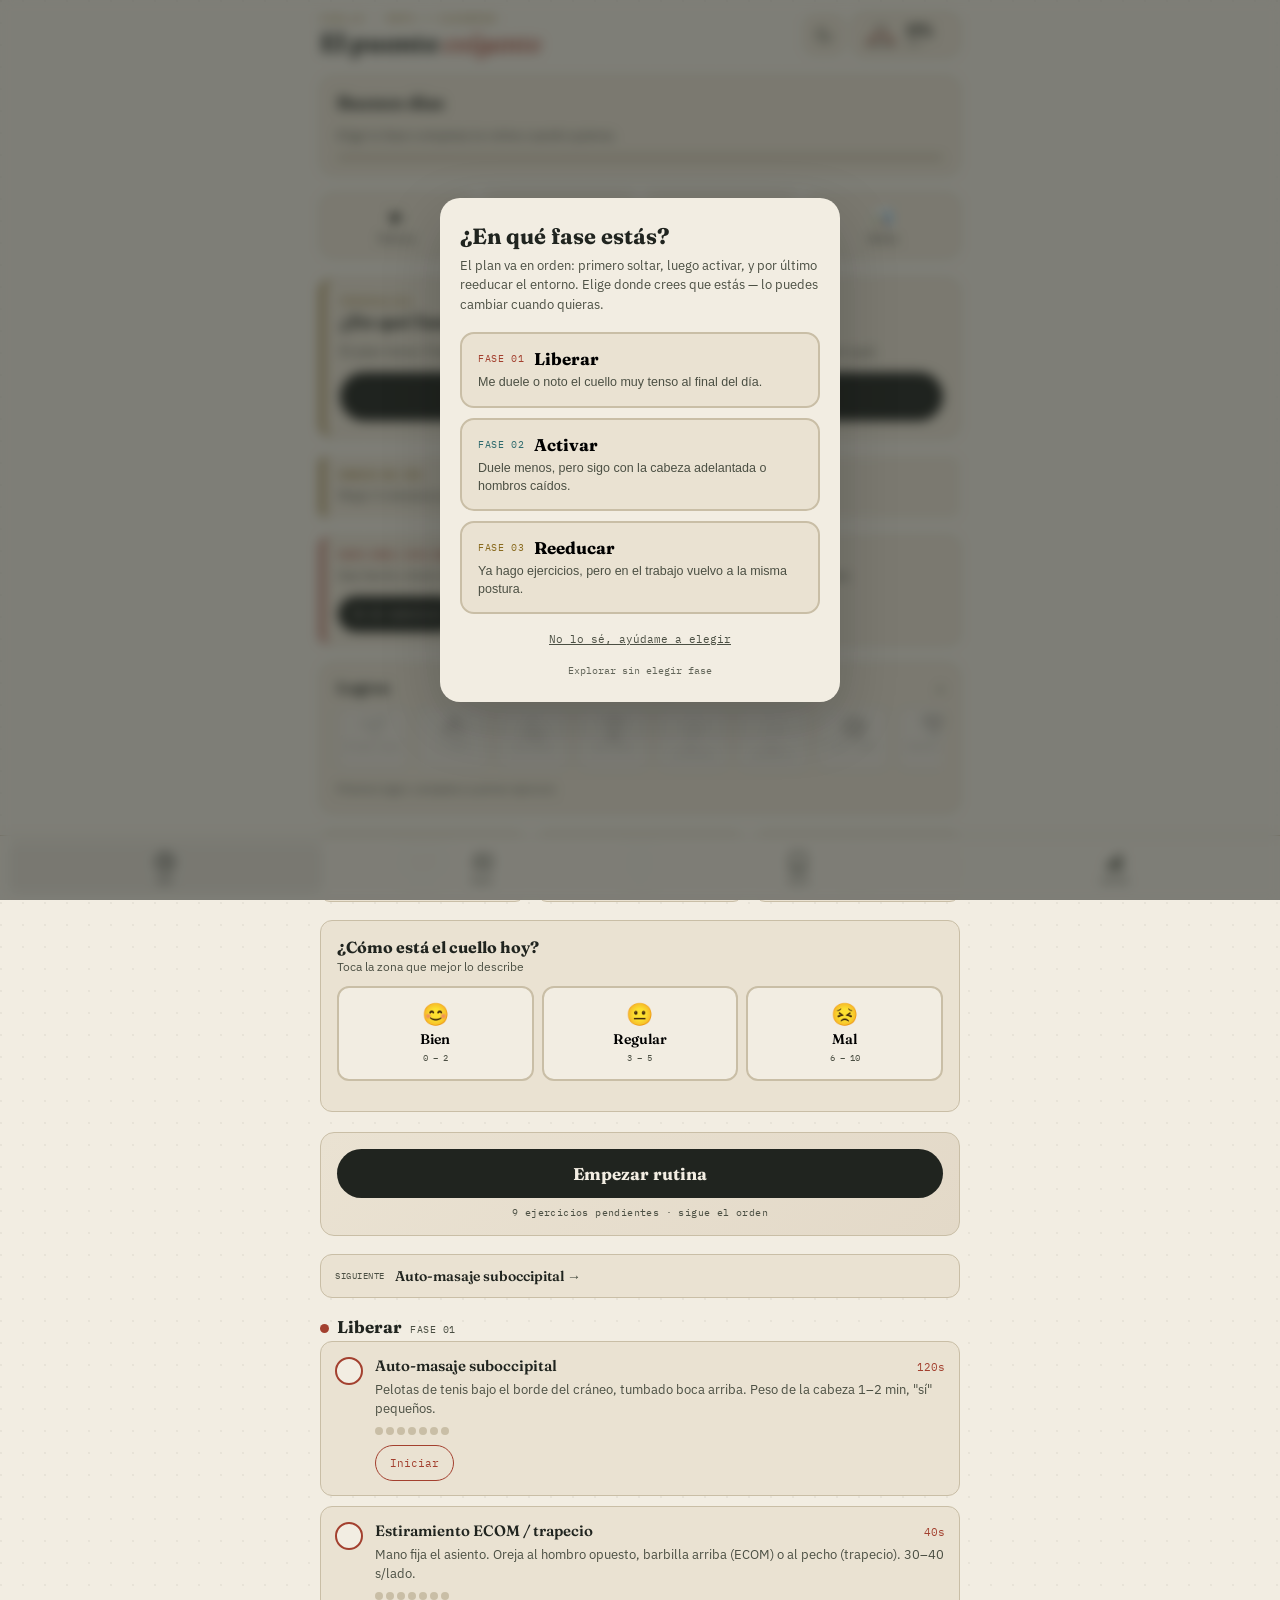
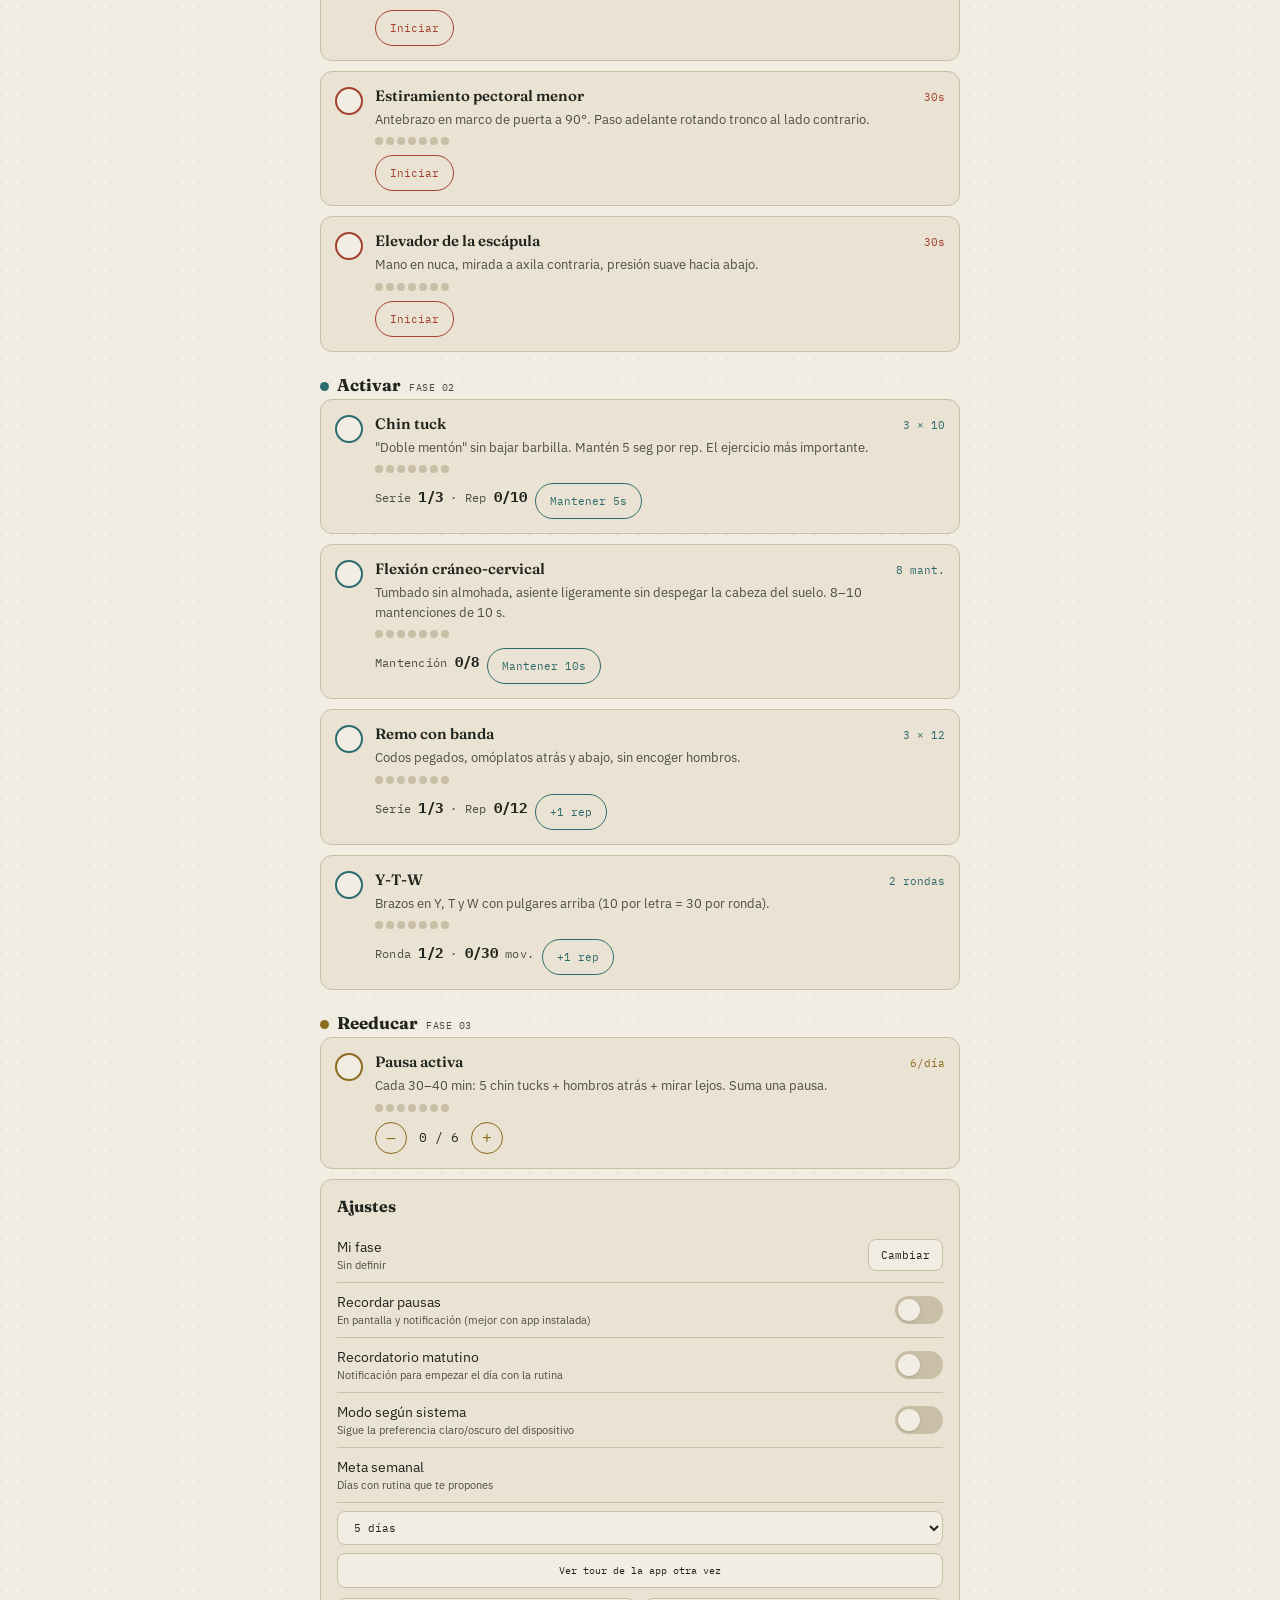
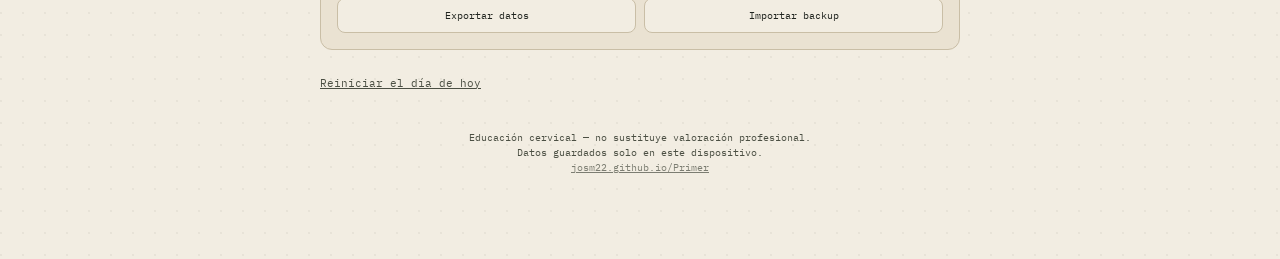
<file: index.html>
<!DOCTYPE html>
<html lang="es">
<head>
<meta charset="UTF-8">
<meta name="viewport" content="width=device-width, initial-scale=1.0, viewport-fit=cover">
<meta name="theme-color" content="#f2ede2" id="metaTheme">
<meta name="apple-mobile-web-app-capable" content="yes">
<meta name="apple-mobile-web-app-status-bar-style" content="default">
<meta name="apple-mobile-web-app-title" content="Cuello">
<link rel="manifest" href="manifest.webmanifest">
<link rel="icon" href="icon.svg" type="image/svg+xml">
<link rel="apple-touch-icon" href="icon.svg">
<title>Cuello — mapa y cuaderno</title>
<style>
  @import url('https://fonts.googleapis.com/css2?family=Fraunces:ital,opsz,wght@0,9..144,400;0,9..144,600;0,9..144,700;1,9..144,500&family=IBM+Plex+Mono:wght@400;500&family=IBM+Plex+Sans:wght@400;500;600&display=swap');

  :root{
    --paper:#f2ede2;
    --paper2:#eae2d2;
    --ink:#20241f;
    --ink-soft:#4b4f43;
    --line:#c9bea6;
    --tight:#a3402f;
    --tight-soft:#e8cdc3;
    --weak:#2f5c78;
    --weak-soft:#cfdfe6;
    --liberar:#a3402f;
    --liberar-soft:#ecd6cc;
    --activar:#2f6b6e;
    --activar-soft:#d3e2e0;
    --reeducar:#8a6b1f;
    --reeducar-soft:#e8dfc2;
    --accent:#8a6b1f;
    --nav-h:64px;
    --safe-b:env(safe-area-inset-bottom, 0px);
    --safe-t:env(safe-area-inset-top, 0px);
    --nav-bg:rgba(242,237,226,0.92);
    --dot-color:rgba(32,36,31,0.05);
  }

  html[data-theme="dark"]{
    --paper:#1a1d18;
    --paper2:#242820;
    --ink:#e8e4dc;
    --ink-soft:#a8a49a;
    --line:#3d4038;
    --tight:#c45a48;
    --tight-soft:#3d2824;
    --weak:#5a8fa8;
    --weak-soft:#243038;
    --liberar:#c45a48;
    --liberar-soft:#3d2824;
    --activar:#4a9a9e;
    --activar-soft:#243230;
    --reeducar:#b8943a;
    --reeducar-soft:#302a1a;
    --accent:#b8943a;
    --nav-bg:rgba(26,29,24,0.94);
    --dot-color:rgba(232,228,220,0.06);
  }

  *{box-sizing:border-box; -webkit-tap-highlight-color:transparent;}
  html{scroll-behavior:smooth;}
  body{
    margin:0;
    background:var(--paper);
    background-image:radial-gradient(circle at 1px 1px, var(--dot-color) 1px, transparent 0);
    background-size:22px 22px;
    color:var(--ink);
    font-family:'IBM Plex Sans', sans-serif;
    padding:calc(12px + var(--safe-t)) 16px calc(var(--nav-h) + var(--safe-b) + 20px);
    min-height:100dvh;
  }
  .wrap{max-width:640px;margin:0 auto;}

  /* ---------- TOP BAR ---------- */
  .topbar{
    display:flex; align-items:center; justify-content:space-between; gap:12px;
    margin-bottom:18px;
  }
  .brand{min-width:0;}
  .eyebrow{
    font-family:'IBM Plex Mono', monospace; font-size:10px; letter-spacing:0.14em;
    text-transform:uppercase; color:var(--accent); margin-bottom:4px;
  }
  .brand h1{
    font-family:'Fraunces', serif; font-weight:700; font-size:22px; line-height:1.1;
    margin:0; letter-spacing:-0.01em;
  }
  .brand h1 em{font-style:italic; font-weight:500; color:var(--tight);}

  .tension-pill{
    flex:0 0 auto; background:var(--paper2); border:1px solid var(--line);
    border-radius:12px; padding:8px 10px; display:flex; align-items:center; gap:8px;
    min-width:108px;
  }
  .tension-pill svg{width:36px; height:22px; flex:0 0 36px;}
  .tension-pill .val{
    font-family:'Fraunces', serif; font-weight:700; font-size:17px; line-height:1;
  }
  .tension-pill .lab{
    font-family:'IBM Plex Mono', monospace; font-size:8px; color:var(--ink-soft);
    text-transform:uppercase; letter-spacing:0.06em;
  }

  .topbar-actions{display:flex; align-items:center; gap:8px; flex:0 0 auto;}
  .icon-btn{
    width:40px; height:40px; border-radius:10px; border:1px solid var(--line);
    background:var(--paper2); color:var(--ink-soft); cursor:pointer;
    display:flex; align-items:center; justify-content:center; padding:0;
    transition:color .15s ease, background .15s ease;
  }
  .icon-btn svg{width:18px; height:18px; stroke:currentColor; fill:none; stroke-width:2; stroke-linecap:round; stroke-linejoin:round;}
  .icon-btn.active{color:var(--ink); background:var(--paper);}

  /* ---------- SETTINGS ---------- */
  .settings-block{
    background:var(--paper2); border:1px solid var(--line); border-radius:12px;
    padding:16px; margin-bottom:18px;
  }
  .settings-block h3{font-family:'Fraunces', serif; font-size:16px; margin:0 0 12px;}
  .setting-row{
    display:flex; align-items:center; justify-content:space-between; gap:12px;
    padding:10px 0; border-bottom:1px solid var(--line); cursor:pointer;
  }
  .setting-row:last-child{border-bottom:none; padding-bottom:0;}
  .setting-row span{font-size:14px;}
  .setting-row small{display:block; font-size:11px; color:var(--ink-soft); margin-top:2px;}
  .toggle-switch{
    width:48px; height:28px; border-radius:100px; background:var(--line);
    position:relative; flex:0 0 auto; transition:background .2s ease;
  }
  .toggle-switch.on{background:var(--activar);}
  .toggle-switch::after{
    content:''; position:absolute; top:3px; left:3px; width:22px; height:22px;
    border-radius:50%; background:var(--paper); transition:transform .2s ease;
    box-shadow:0 1px 3px rgba(0,0,0,0.15);
  }
  .toggle-switch.on::after{transform:translateX(20px);}
  .setting-select{
    font-family:'IBM Plex Mono', monospace; font-size:11px; padding:8px 12px;
    border-radius:8px; border:1px solid var(--line); background:var(--paper);
    color:var(--ink); margin-top:8px; width:100%;
  }

  .pause-toast{
    position:fixed; left:16px; right:16px; bottom:calc(var(--nav-h) + var(--safe-b) + 12px);
    z-index:150; background:var(--ink); color:var(--paper); border-radius:14px;
    padding:14px 16px; display:none; align-items:center; justify-content:space-between;
    gap:12px; box-shadow:0 8px 32px rgba(0,0,0,0.25); animation:rise .3s ease;
  }
  .pause-toast.show{display:flex;}
  .pause-toast-text{flex:1; font-size:13px; line-height:1.4;}
  .pause-toast-text strong{display:block; font-family:'Fraunces', serif; font-size:15px; margin-bottom:2px;}
  .pause-toast button{
    font-family:'IBM Plex Mono', monospace; font-size:10px; padding:8px 12px;
    border-radius:100px; border:none; background:var(--activar); color:var(--paper);
    cursor:pointer; white-space:nowrap;
  }

  .badge-toast{
    position:fixed; left:16px; right:16px; bottom:calc(var(--nav-h) + var(--safe-b) + 12px);
    z-index:151; background:var(--paper2); color:var(--ink); border:2px solid var(--activar);
    border-radius:14px; padding:12px 14px; display:none; align-items:center; gap:12px;
    box-shadow:0 8px 32px rgba(0,0,0,0.18); animation:rise .3s ease;
  }
  .badge-toast.show{display:flex;}
  .badge-toast-icon{font-size:28px; line-height:1;}
  .badge-toast-text{flex:1; font-size:12px; line-height:1.4; color:var(--ink-soft);}
  .badge-toast-text strong{
    display:block; font-family:'Fraunces', serif; font-size:15px;
    color:var(--ink); margin-bottom:2px;
  }

  .pause-fab{
    width:56px; height:56px; border-radius:50%;
    background:var(--reeducar); color:var(--paper); border:none;
    box-shadow:0 4px 20px rgba(0,0,0,0.22); cursor:pointer;
    display:flex; align-items:center; justify-content:center;
    font-size:22px; transition:transform .15s ease, opacity .2s ease;
  }
  .pause-fab:active{transform:scale(0.94);}
  .fab-group{
    position:fixed; right:16px;
    bottom:calc(var(--nav-h) + var(--safe-b) + 16px);
    z-index:140; display:flex; flex-direction:column; gap:10px; align-items:flex-end;
    transition:opacity .2s ease, transform .2s ease;
  }
  .fab-group.hidden{opacity:0; pointer-events:none; transform:scale(0.9);}
  .fab-mini{
    width:48px; height:48px; border-radius:50%;
    background:var(--activar); color:var(--paper); border:none;
    box-shadow:0 4px 16px rgba(0,0,0,0.2); cursor:pointer;
    display:flex; align-items:center; justify-content:center;
    font-size:18px; transition:transform .15s ease;
  }
  .fab-mini:active{transform:scale(0.94);}

  .tour-sheet{
    background:var(--paper); border-radius:20px; padding:28px 22px;
    width:100%; max-width:360px; text-align:center;
    box-shadow:0 20px 60px rgba(0,0,0,0.2);
  }
  .tour-dots{display:flex; gap:6px; justify-content:center; margin-bottom:16px;}
  .tour-dot{width:8px; height:8px; border-radius:50%; background:var(--line);}
  .tour-dot.active{background:var(--activar); transform:scale(1.2);}
  .tour-sheet h2{font-family:'Fraunces', serif; font-size:22px; margin:0 0 10px;}
  .tour-sheet p{font-size:14px; color:var(--ink-soft); line-height:1.55; margin:0 0 20px;}
  .tour-btns{display:flex; gap:10px;}
  .tour-btns button{
    flex:1; font-family:'IBM Plex Mono', monospace; font-size:11px;
    padding:14px; border-radius:100px; border:1px solid var(--ink);
    background:transparent; color:var(--ink); cursor:pointer; min-height:48px;
  }
  .tour-btns button.primary{background:var(--ink); color:var(--paper);}

  .picker-skip{
    font-family:'IBM Plex Mono', monospace; font-size:10px; color:var(--ink-soft);
    background:none; border:none; cursor:pointer; padding:10px 0 0;
    width:100%; text-align:center; opacity:0.85;
  }

  .chin-toast{
    position:fixed; left:16px; right:16px; bottom:calc(var(--nav-h) + var(--safe-b) + 80px);
    z-index:150; background:var(--activar); color:var(--paper); border-radius:12px;
    padding:12px 16px; font-size:13px; text-align:center; display:none;
    box-shadow:0 6px 24px rgba(0,0,0,0.2); animation:rise .3s ease;
  }
  .chin-toast.show{display:block;}

  .daily-tip{
    background:var(--paper2); border-left:4px solid var(--reeducar);
    border-radius:8px; padding:12px 14px; margin-bottom:18px;
    font-size:13px; color:var(--ink-soft); line-height:1.55;
  }
  .daily-tip strong{
    display:block; font-family:'IBM Plex Mono', monospace;
    font-size:9px; text-transform:uppercase; letter-spacing:0.06em;
    color:var(--reeducar); margin-bottom:4px;
  }

  .qp-steps{display:flex; gap:6px; justify-content:center; margin-bottom:16px;}
  .qp-dot{
    width:8px; height:8px; border-radius:50%; background:var(--line);
    transition:background .2s ease, transform .2s ease;
  }
  .qp-dot.done{background:var(--activar);}
  .qp-dot.active{background:var(--reeducar); transform:scale(1.3);}
  .qp-progress{
    font-family:'IBM Plex Mono', monospace; font-size:10px;
    color:var(--ink-soft); margin-bottom:8px;
  }

  .badges-head{
    display:flex; align-items:baseline; justify-content:space-between;
    margin-bottom:10px; cursor:pointer; user-select:none;
  }
  .badges-head h3{margin:0;}
  .badges-count{
    font-family:'IBM Plex Mono', monospace; font-size:10px; color:var(--ink-soft);
  }
  .badges-block.collapsed .badges-row{display:none;}
  .badges-head::after{
    content:'▾'; font-size:10px; color:var(--ink-soft); margin-left:6px;
    transition:transform .2s ease;
  }
  .badges-block.collapsed .badges-head::after{transform:rotate(-90deg);}

  .greeting-card{
    background:var(--paper2); border:1px solid var(--line); border-radius:12px;
    padding:14px 16px; margin-bottom:18px;
  }
  .greeting-card .greet-title{
    font-family:'Fraunces', serif; font-weight:700; font-size:18px; margin:0 0 4px;
  }
  .greeting-card .greet-sub{font-size:13px; color:var(--ink-soft); line-height:1.5; margin:0;}
  .greet-top{display:flex; align-items:flex-start; justify-content:space-between; gap:10px; margin-bottom:8px;}
  .greet-streak{
    flex:0 0 auto; font-family:'IBM Plex Mono', monospace; font-size:9px;
    padding:5px 8px; border-radius:100px; background:var(--liberar-soft);
    color:var(--liberar); white-space:nowrap;
  }
  .greet-progress{height:5px; background:var(--line); border-radius:3px; margin-top:10px; overflow:hidden;}
  .greet-progress-fill{height:100%; background:var(--activar); border-radius:3px; transition:width .3s ease;}

  .offline-banner{
    background:var(--reeducar-soft); border:1px solid var(--reeducar); border-radius:10px;
    padding:10px 12px; margin-bottom:14px; font-size:12px; color:var(--ink-soft); text-align:center;
  }
  .offline-banner[hidden]{display:none;}

  .pain-trend{font-weight:500;}
  .pain-trend.good{color:var(--activar);}
  .pain-trend.warn{color:var(--liberar);}

  .guia-search{
    width:100%; font-family:'IBM Plex Sans', sans-serif; font-size:14px;
    padding:12px 14px; border-radius:12px; border:1px solid var(--line);
    background:var(--paper2); color:var(--ink); margin-bottom:16px;
  }
  .guia-search::placeholder{color:var(--ink-soft); opacity:0.7;}

  .ergo-progress{
    font-family:'IBM Plex Mono', monospace; font-size:9px; color:var(--reeducar);
    margin-bottom:8px;
  }
  .ergo-item{
    display:flex; align-items:flex-start; gap:8px; cursor:pointer; font-size:13px;
    color:var(--ink-soft); line-height:1.55;
  }
  .ergo-item input{flex:0 0 auto; margin-top:3px; accent-color:var(--reeducar);}
  .ergo-item input:checked+span{color:var(--ink); text-decoration:line-through; opacity:0.75;}

  .resume-chip{
    display:flex; align-items:center; gap:10px; background:var(--activar-soft);
    border:1px solid var(--activar); border-radius:12px; padding:12px 14px; margin-bottom:14px;
  }
  .resume-chip[hidden]{display:none;}
  .resume-chip span{flex:1; font-size:13px; color:var(--ink-soft); line-height:1.4;}
  .resume-chip button{
    font-family:'IBM Plex Mono', monospace; font-size:10px; padding:10px 14px;
    border-radius:100px; border:none; background:var(--activar); color:var(--paper);
    cursor:pointer; white-space:nowrap; min-height:40px;
  }

  .routine-next{
    font-family:'IBM Plex Mono', monospace; font-size:10px; color:var(--ink-soft);
    margin:-8px 0 16px; padding:8px 12px; background:var(--paper2);
    border-radius:8px; border:1px dashed var(--line);
  }

  .week-heatmap{
    display:flex; gap:6px; margin:12px 0 4px; justify-content:space-between;
  }
  .heat-cell{
    flex:1; text-align:center; font-family:'IBM Plex Mono', monospace; font-size:8px;
    color:var(--ink-soft);
  }
  .heat-dot{
    width:100%; aspect-ratio:1; max-width:36px; margin:0 auto 4px;
    border-radius:8px; background:var(--line); transition:background .2s ease;
  }
  .heat-dot.l1{background:var(--liberar-soft); border:1px solid var(--liberar);}
  .heat-dot.l2{background:var(--reeducar-soft); border:1px solid var(--reeducar);}
  .heat-dot.l3{background:var(--activar-soft); border:1px solid var(--activar);}

  .insight-narrative{
    font-size:13px; color:var(--ink-soft); line-height:1.55; margin-top:12px;
    padding-top:12px; border-top:1px solid var(--line);
  }

  .install-banner{
    background:var(--ink); color:var(--paper); border-radius:12px;
    padding:12px 14px; margin-bottom:18px; display:flex; align-items:center;
    gap:12px; animation:rise .28s ease;
  }
  .install-banner[hidden]{display:none;}
  .install-banner p{flex:1; margin:0; font-size:12.5px; line-height:1.45;}
  .install-banner button{
    font-family:'IBM Plex Mono', monospace; font-size:10px; padding:8px 12px;
    border-radius:100px; border:none; cursor:pointer; min-height:36px;
  }
  .install-banner .install-go{background:var(--activar); color:var(--paper);}
  .install-banner .install-no{background:transparent; color:var(--paper); opacity:0.7;}

  .spotlight-card{
    background:var(--paper2); border:1px solid var(--line); border-left:4px solid var(--liberar);
    border-radius:10px; padding:12px 14px; margin-bottom:18px;
  }
  .spotlight-card[hidden]{display:none;}
  .spotlight-card strong{
    display:block; font-family:'IBM Plex Mono', monospace; font-size:9px;
    text-transform:uppercase; letter-spacing:0.06em; color:var(--liberar); margin-bottom:6px;
  }
  .spotlight-card p{margin:0 0 10px; font-size:13px; color:var(--ink-soft); line-height:1.5;}
  .spotlight-card button{
    font-family:'IBM Plex Mono', monospace; font-size:10px; padding:8px 14px;
    border-radius:100px; border:1px solid var(--ink); background:var(--ink);
    color:var(--paper); cursor:pointer; min-height:36px;
  }

  .mapa-chips{
    display:flex; gap:8px; flex-wrap:wrap; margin-bottom:16px;
  }
  .mapa-chips[hidden]{display:none;}
  .mapa-chip{
    font-family:'IBM Plex Mono', monospace; font-size:10px; padding:8px 12px;
    border-radius:100px; border:1px solid var(--line); background:var(--paper2);
    color:var(--ink); cursor:pointer; min-height:36px;
  }
  .mapa-chip:active{transform:scale(0.97);}
  .muscle.map-flash{animation:mapFlash 2s ease;}
  @keyframes mapFlash{
    0%,100%{filter:drop-shadow(0 0 0 transparent);}
    30%,70%{filter:drop-shadow(0 0 10px var(--activar));}
  }

  .pain-note{margin-top:12px; display:none;}
  .pain-note label{
    display:block; font-family:'IBM Plex Mono', monospace; font-size:9px;
    text-transform:uppercase; letter-spacing:0.06em; color:var(--ink-soft); margin-bottom:6px;
  }
  .pain-note input{
    width:100%; font-family:'IBM Plex Sans', sans-serif; font-size:13px;
    padding:10px 12px; border-radius:8px; border:1px solid var(--line);
    background:var(--paper); color:var(--ink);
  }

  .badge-hint{
    font-size:11px; color:var(--ink-soft); margin:8px 0 0; line-height:1.45;
  }

  .ex-ranking{
    background:var(--paper2); border:1px solid var(--line); border-radius:12px;
    padding:14px 16px; margin-bottom:22px;
  }
  .ex-ranking h3{font-family:'Fraunces', serif; font-size:15px; margin:0 0 10px;}
  .ex-rank-row{
    display:flex; align-items:center; gap:10px; margin-bottom:8px; font-size:12.5px;
  }
  .ex-rank-row:last-child{margin-bottom:0;}
  .ex-rank-name{flex:1; color:var(--ink-soft);}
  .ex-rank-bar{flex:0 0 80px; height:6px; background:var(--line); border-radius:3px; overflow:hidden;}
  .ex-rank-fill{height:100%; background:var(--activar); border-radius:3px;}
  .ex-rank-pct{font-family:'IBM Plex Mono', monospace; font-size:10px; width:28px; text-align:right;}

  .compare-box{
    background:var(--paper2); border:1px solid var(--line); border-radius:12px;
    padding:14px 16px; margin-bottom:22px;
  }
  .compare-box h3{font-family:'Fraunces', serif; font-size:15px; margin:0 0 12px;}
  .compare-cols{display:flex; gap:8px;}
  .compare-col{
    flex:1; text-align:center; padding:10px 6px; border-radius:10px;
    background:var(--paper); border:1px solid var(--line);
  }
  .compare-col .cmp-label{
    font-family:'IBM Plex Mono', monospace; font-size:8px;
    text-transform:uppercase; letter-spacing:0.05em; color:var(--ink-soft);
    margin-bottom:6px; line-height:1.3;
  }
  .compare-col .cmp-val{
    font-family:'Fraunces', serif; font-weight:700; font-size:18px; line-height:1.1;
  }
  .compare-col .cmp-sub{font-size:10px; color:var(--ink-soft); margin-top:4px;}
  .compare-col.good .cmp-val{color:var(--activar);}
  .compare-col.warn .cmp-val{color:var(--liberar);}

  .month-grid{
    display:flex; flex-wrap:wrap; gap:4px; margin:12px 0 6px;
  }
  .month-dot{
    width:calc((100% - 24px) / 7); max-width:36px; aspect-ratio:1;
    border-radius:6px; background:var(--line);
  }
  .month-dot.l1{background:var(--liberar-soft); border:1px solid var(--liberar);}
  .month-dot.l2{background:var(--reeducar-soft); border:1px solid var(--reeducar);}
  .month-dot.l3{background:var(--activar-soft); border:1px solid var(--activar);}

  .share-week-btn{
    width:100%; margin-top:10px; font-family:'IBM Plex Mono', monospace; font-size:10px;
    padding:10px; border-radius:100px; border:1px solid var(--line);
    background:var(--paper); color:var(--ink); cursor:pointer; min-height:40px;
  }

  .pause-toast-close{
    background:none; border:none; color:var(--paper); opacity:0.7;
    font-size:20px; line-height:1; padding:4px 8px; cursor:pointer; flex:0 0 auto;
  }

  /* ---------- SECTIONS ---------- */
  .section{display:none; animation:rise .28s ease;}
  .section.active{display:block;}
  @keyframes rise{from{opacity:0;transform:translateY(6px);}to{opacity:1;transform:none;}}

  .lead{font-size:14px; color:var(--ink-soft); line-height:1.55; margin:0 0 16px;}

  /* ---------- STATS ---------- */
  .stats{display:grid; grid-template-columns:repeat(3,1fr); gap:8px; margin-bottom:18px;}
  .stat{
    background:var(--paper2); border:1px solid var(--line); border-radius:10px;
    padding:12px 10px; text-align:center;
  }
  .stat .num{font-family:'Fraunces', serif; font-weight:700; font-size:22px;}
  .stat .lab{
    font-family:'IBM Plex Mono', monospace; font-size:9px; color:var(--ink-soft);
    text-transform:uppercase; letter-spacing:0.05em; margin-top:2px;
  }

  /* ---------- ROUTINE CTA ---------- */
  .routine-cta{
    background:linear-gradient(135deg, var(--paper2) 0%, #e3d9c8 100%);
    border:1px solid var(--line); border-radius:14px; padding:16px;
    margin-bottom:18px; text-align:center;
  }
  .routine-start{
    width:100%; font-family:'Fraunces', serif; font-weight:700; font-size:17px;
    padding:14px 20px; border-radius:100px; border:none; cursor:pointer;
    background:var(--ink); color:var(--paper); min-height:48px;
    transition:transform .12s ease, opacity .12s ease;
  }
  .routine-start:active{transform:scale(0.98);}
  .routine-start:disabled{opacity:0.45; cursor:default; transform:none;}
  .routine-hint{
    display:block; font-family:'IBM Plex Mono', monospace; font-size:10px;
    color:var(--ink-soft); margin-top:8px; letter-spacing:0.04em;
  }

  .routine-flow{
    background:var(--paper2); border:1px solid var(--line); border-radius:14px;
    padding:18px; margin-bottom:18px; display:none;
  }
  .routine-flow.active{display:block; animation:rise .28s ease;}
  .routine-progress{
    font-family:'IBM Plex Mono', monospace; font-size:10px; color:var(--ink-soft);
    text-transform:uppercase; letter-spacing:0.06em; margin-bottom:6px;
  }
  .routine-bar{height:4px; background:var(--line); border-radius:2px; margin-bottom:16px; overflow:hidden;}
  .routine-bar-fill{height:100%; background:var(--activar); border-radius:2px; transition:width .3s ease;}
  .routine-phase{
    font-family:'IBM Plex Mono', monospace; font-size:10px; text-transform:uppercase;
    letter-spacing:0.06em; margin-bottom:4px;
  }
  .routine-name{font-family:'Fraunces', serif; font-weight:700; font-size:20px; margin:0 0 8px;}
  .routine-detail{font-size:13.5px; color:var(--ink-soft); line-height:1.55; margin:0 0 16px;}
  .routine-actions{display:flex; gap:8px; flex-wrap:wrap;}
  .routine-btn{
    flex:1; min-width:100px; font-family:'IBM Plex Mono', monospace; font-size:11px;
    padding:12px 14px; border-radius:100px; border:1px solid var(--ink);
    background:transparent; color:var(--ink); cursor:pointer; min-height:44px;
  }
  .routine-btn.primary{background:var(--ink); color:var(--paper); border-color:var(--ink);}
  .routine-btn.ghost{border-color:var(--line); color:var(--ink-soft); flex:0 0 auto; min-width:auto; padding:12px 16px;}

  /* ---------- PAIN ---------- */
  .pain-block{
    background:var(--paper2); border:1px solid var(--line); border-radius:12px;
    padding:16px; margin-bottom:20px;
  }
  .pain-block h3{font-family:'Fraunces', serif; font-size:16px; margin:0 0 2px;}
  .pain-block p{font-size:12px; color:var(--ink-soft); margin:0 0 12px;}
  .pain-zones{display:grid; grid-template-columns:repeat(3,1fr); gap:8px; margin-bottom:14px;}
  .pain-zone{
    padding:16px 8px; border-radius:12px; border:2px solid var(--line);
    background:var(--paper); cursor:pointer; text-align:center;
    transition:transform .12s ease, border-color .12s ease, background .12s ease;
    min-height:72px; display:flex; flex-direction:column; align-items:center; justify-content:center; gap:4px;
  }
  .pain-zone:active{transform:scale(0.96);}
  .pain-zone .zone-emoji{font-size:22px; line-height:1;}
  .pain-zone .zone-label{font-family:'Fraunces', serif; font-weight:600; font-size:14px;}
  .pain-zone .zone-range{font-family:'IBM Plex Mono', monospace; font-size:9px; color:var(--ink-soft);}
  .pain-zone.active{border-color:var(--liberar); background:var(--liberar-soft);}
  .pain-zone[data-zone="bien"].active{border-color:var(--activar); background:var(--activar-soft);}
  .pain-zone[data-zone="regular"].active{border-color:var(--reeducar); background:var(--reeducar-soft);}
  .pain-zone[data-zone="mal"].active{border-color:var(--liberar); background:var(--liberar-soft);}
  .pain-fine{display:none;}
  .pain-fine.show{display:block;}
  .pain-fine-label{
    display:flex; justify-content:space-between; align-items:baseline; margin-bottom:8px;
    font-size:12px; color:var(--ink-soft);
  }
  .pain-fine-label strong{
    font-family:'Fraunces', serif; font-size:20px; color:var(--ink); font-weight:700;
  }
  .pain-slider{
    width:100%; height:8px; -webkit-appearance:none; appearance:none;
    background:var(--line); border-radius:4px; outline:none;
  }
  .pain-slider::-webkit-slider-thumb{
    -webkit-appearance:none; width:28px; height:28px; border-radius:50%;
    background:var(--ink); border:3px solid var(--paper); cursor:pointer;
    box-shadow:0 2px 6px rgba(0,0,0,0.15);
  }
  .pain-slider::-moz-range-thumb{
    width:28px; height:28px; border-radius:50%; background:var(--ink);
    border:3px solid var(--paper); cursor:pointer;
  }

  /* ---------- PHASE / EXERCISE ---------- */
  .phase-head{display:flex; align-items:baseline; gap:8px; margin:22px 0 4px; flex-wrap:wrap;}
  .phase-head:first-child{margin-top:0;}
  .phase-dot{width:9px; height:9px; border-radius:50%; flex:0 0 auto;}
  .phase-name{font-family:'Fraunces', serif; font-weight:700; font-size:17px;}
  .phase-tag{
    font-family:'IBM Plex Mono', monospace; font-size:10px; color:var(--ink-soft);
    text-transform:uppercase; letter-spacing:0.05em;
  }
  .phase-desc{font-size:13px; color:var(--ink-soft); margin:0 0 12px; line-height:1.5;}

  .ex-card{
    background:var(--paper2); border:1px solid var(--line); border-radius:12px;
    padding:14px; margin-bottom:10px; display:flex; gap:12px; align-items:flex-start;
    transition:box-shadow .15s ease;
  }
  .ex-card.done{box-shadow:inset 3px 0 0 0 var(--phase-color);}
  .ex-check{
    width:28px; height:28px; border-radius:50%; border:2px solid var(--phase-color);
    flex:0 0 auto; cursor:pointer; margin-top:1px; position:relative; background:var(--paper);
  }
  .ex-check.checked{background:var(--phase-color);}
  .ex-check.checked::after{
    content:''; position:absolute; left:8px; top:4px; width:5px; height:10px;
    border:solid var(--paper); border-width:0 2.5px 2.5px 0; transform:rotate(40deg);
  }
  .ex-body{flex:1; min-width:0;}
  .ex-top{display:flex; justify-content:space-between; align-items:baseline; gap:8px; flex-wrap:wrap;}
  .ex-name{font-family:'Fraunces', serif; font-weight:600; font-size:15px;}
  .ex-meta{font-family:'IBM Plex Mono', monospace; font-size:10.5px; color:var(--phase-color);}
  .ex-detail{font-size:13px; color:var(--ink-soft); line-height:1.5; margin:5px 0 10px;}
  .ex-controls{display:flex; align-items:center; gap:8px; flex-wrap:wrap;}
  .ex-btn{
    font-family:'IBM Plex Mono', monospace; font-size:11px; padding:8px 14px;
    border-radius:100px; border:1px solid var(--phase-color); background:transparent;
    color:var(--phase-color); cursor:pointer; min-height:36px;
  }
  .ex-btn.running{background:var(--phase-color); color:var(--paper);}
  .counter-row{display:flex; align-items:center; gap:8px;}
  .counter-btn{
    width:32px; height:32px; border-radius:50%; border:1px solid var(--phase-color);
    background:transparent; color:var(--phase-color); font-size:16px; cursor:pointer;
    display:flex; align-items:center; justify-content:center;
  }
  .counter-num{font-family:'IBM Plex Mono', monospace; font-size:13px; min-width:48px; text-align:center;}

  .reset-link{
    font-family:'IBM Plex Mono', monospace; font-size:11px; color:var(--ink-soft);
    text-decoration:underline; cursor:pointer; background:none; border:none; padding:8px 0;
    margin-top:8px; display:block;
  }

  /* ---------- MAPA / DIAGRAM ---------- */
  .view-toggle{display:flex; gap:6px; margin-bottom:12px;}
  .view-toggle button{
    flex:1; font-family:'IBM Plex Mono', monospace; font-size:11px;
    letter-spacing:0.05em; text-transform:uppercase; padding:10px 8px;
    border-radius:100px; border:1px solid var(--ink); background:transparent;
    color:var(--ink); cursor:pointer; min-height:40px;
  }
  .view-toggle button.active{background:var(--ink); color:var(--paper);}

  .stage{
    background:var(--paper2); border:1px solid var(--line); border-radius:12px;
    padding:14px; position:relative;
  }
  .stage-caption{
    font-family:'IBM Plex Mono', monospace; font-size:10px; color:var(--ink-soft);
    text-align:center; margin-top:6px; letter-spacing:0.04em;
  }
  svg{width:100%;height:auto;display:block;}
  .muscle{cursor:pointer; transition:opacity .2s ease;}
  .muscle:active{opacity:0.7;}
  .label-line{stroke:var(--ink-soft); stroke-width:1; stroke-dasharray:2 2;}
  .vert-label{font-family:'IBM Plex Mono', monospace; font-size:10px; fill:var(--ink);}
  .muscle-tag{font-family:'IBM Plex Sans', sans-serif; font-size:11px; font-weight:600; fill:var(--ink);}
  .cable{stroke:var(--tight); stroke-width:2; fill:none; stroke-dasharray:4 3;}

  .legend{display:flex; gap:14px; margin-top:12px; flex-wrap:wrap; font-size:12px;}
  .legend span{display:flex; align-items:center; gap:6px;}
  .swatch{width:12px; height:12px; border-radius:3px; display:inline-block;}

  .info-panel{
    margin-top:12px; display:none; background:var(--paper); border:1px solid var(--line);
    border-left:4px solid var(--ink); border-radius:8px; padding:14px;
    font-size:14px; line-height:1.55; animation:rise .2s ease;
  }
  .info-panel.show{display:block;}
  .info-panel h3{font-family:'Fraunces', serif; font-size:18px; margin:0 0 6px; font-weight:600;}
  .info-panel .role{
    font-family:'IBM Plex Mono', monospace; font-size:10px; text-transform:uppercase;
    letter-spacing:0.06em; padding:2px 8px; border-radius:100px; display:inline-block; margin-bottom:8px;
  }
  .role.tight{background:var(--tight-soft); color:var(--tight);}
  .role.weak{background:var(--weak-soft); color:var(--weak);}
  .info-panel p{margin:0 0 10px;}
  .info-link{
    font-family:'IBM Plex Mono', monospace; font-size:11px;
    padding:10px 14px; border-radius:100px; border:1px solid var(--activar);
    background:var(--activar-soft); color:var(--activar); cursor:pointer;
    width:100%; min-height:40px; transition:transform .12s ease;
  }
  .info-link:active{transform:scale(0.98);}

  .rep-status{
    font-family:'IBM Plex Mono', monospace; font-size:12px; color:var(--ink-soft);
    margin-bottom:8px; letter-spacing:0.02em;
  }
  .rep-status strong{color:var(--ink); font-size:14px;}

  .ex-card.highlight{
    animation:highlightPulse 2.5s ease;
    box-shadow:0 0 0 2px var(--activar), inset 3px 0 0 0 var(--phase-color);
  }
  @keyframes highlightPulse{
    0%,100%{box-shadow:0 0 0 2px transparent, inset 3px 0 0 0 var(--phase-color);}
    15%,45%{box-shadow:0 0 0 2px var(--activar), inset 3px 0 0 0 var(--phase-color);}
  }

  .insight-box{
    background:var(--paper2); border:1px solid var(--line); border-radius:12px;
    padding:16px; margin-bottom:20px;
  }
  .insight-box h3{font-family:'Fraunces', serif; font-size:16px; margin:0 0 10px;}
  .insight-line{
    font-size:13px; color:var(--ink-soft); line-height:1.55; margin:0 0 6px;
    display:flex; justify-content:space-between; align-items:baseline; gap:10px;
  }
  .insight-line:last-child{margin-bottom:0;}
  .insight-val{
    font-family:'Fraunces', serif; font-weight:700; font-size:17px;
    color:var(--ink); flex:0 0 auto;
  }
  .insight-val.good{color:var(--activar);}
  .insight-val.warn{color:var(--liberar);}
  .hint{
    font-family:'IBM Plex Mono', monospace; font-size:10px; color:var(--ink-soft);
    margin-top:8px; text-align:center;
  }

  .bridge-box{
    margin-top:24px; background:var(--paper2); border:1px solid var(--line);
    border-radius:12px; padding:16px;
  }
  .bridge-box h2{font-family:'Fraunces', serif; font-size:19px; font-weight:700; margin:0 0 8px;}

  .plan-card{
    background:var(--paper2); border:1px solid var(--line); border-radius:12px;
    padding:16px; margin-bottom:12px;
  }
  .plan-card .n{
    font-family:'IBM Plex Mono', monospace; font-size:10px; color:var(--accent);
    letter-spacing:0.08em;
  }
  .plan-card h4{font-family:'Fraunces', serif; font-size:16px; margin:4px 0 8px;}
  .plan-card .card-lead{
    font-size:13px; color:var(--ink-soft); line-height:1.55; margin:0 0 12px;
    padding-bottom:10px; border-bottom:1px solid var(--line);
  }
  .plan-item{
    display:block; margin-bottom:10px; padding-left:12px; border-left:2px solid var(--line);
  }
  .plan-item .name{font-family:'Fraunces', serif; font-weight:600; font-size:14px; display:block; margin-bottom:2px;}
  .plan-item .detail{font-size:12.5px; color:var(--ink-soft); line-height:1.5;}

  /* ---------- PROGRESO ---------- */
  .section-title{font-family:'Fraunces', serif; font-weight:700; font-size:18px; margin:0 0 4px;}
  .section-sub{font-size:12px; color:var(--ink-soft); margin:0 0 10px;}
  .history-grid{display:flex; gap:4px; align-items:flex-end; height:110px; margin:12px 0 6px;}
  .history-bar{flex:1; display:flex; flex-direction:column; align-items:center; justify-content:flex-end; gap:3px; height:100%;}
  .bar-fill{width:100%; border-radius:3px 3px 0 0; background:var(--activar); min-height:3px; transition:height .3s ease;}
  .bar-date{font-family:'IBM Plex Mono', monospace; font-size:8px; color:var(--ink-soft);}
  .pain-history{display:flex; gap:4px; align-items:flex-end; height:60px; margin-top:12px;}
  .pain-bar-outer{flex:1; height:100%; display:flex; align-items:flex-end;}
  .pain-bar{width:100%; background:var(--liberar); border-radius:3px 3px 0 0; opacity:0.75; min-height:3px;}

  /* ---------- BOTTOM NAV ---------- */
  .bottom-nav{
    position:fixed; left:0; right:0; bottom:0; z-index:100;
    background:var(--nav-bg); backdrop-filter:blur(12px); -webkit-backdrop-filter:blur(12px);
    border-top:1px solid var(--line);
    padding:6px 8px calc(6px + var(--safe-b));
    display:flex; justify-content:space-around; gap:2px;
  }
  .nav-btn{
    flex:1; display:flex; flex-direction:column; align-items:center; gap:2px;
    background:none; border:none; cursor:pointer; padding:6px 4px; border-radius:10px;
    color:var(--ink-soft); transition:color .15s ease, background .15s ease;
    min-height:52px; justify-content:center;
  }
  .nav-btn svg{width:22px; height:22px; stroke:currentColor; fill:none; stroke-width:1.8; stroke-linecap:round; stroke-linejoin:round;}
  .nav-btn span{font-family:'IBM Plex Mono', monospace; font-size:9px; letter-spacing:0.04em; text-transform:uppercase;}
  .nav-btn.active{color:var(--ink); background:rgba(32,36,31,0.06);}
  .nav-btn.active svg{stroke-width:2.2;}

  footer{
    margin-top:32px; font-family:'IBM Plex Mono', monospace; font-size:10px;
    color:var(--ink-soft); text-align:center; line-height:1.5;
  }

  /* ---------- OVERLAYS ---------- */
  .overlay{
    position:fixed; inset:0; z-index:200; display:none;
    align-items:center; justify-content:center; padding:20px;
    background:rgba(32,36,31,0.55); backdrop-filter:blur(6px); -webkit-backdrop-filter:blur(6px);
  }
  .overlay.show{display:flex; animation:fadeIn .2s ease;}
  @keyframes fadeIn{from{opacity:0;}to{opacity:1;}}

  .timer-sheet{
    background:var(--paper); border-radius:20px; padding:28px 24px;
    width:100%; max-width:340px; text-align:center;
    box-shadow:0 20px 60px rgba(0,0,0,0.2);
  }
  .timer-ring-wrap{position:relative; width:180px; height:180px; margin:0 auto 16px;}
  .timer-ring-wrap svg{width:100%; height:100%; transform:rotate(-90deg);}
  .timer-ring-bg{fill:none; stroke:var(--line); stroke-width:8;}
  .timer-ring-fg{
    fill:none; stroke-width:8; stroke-linecap:round;
    stroke-dasharray:326.7; stroke-dashoffset:0;
    transition:stroke-dashoffset .3s linear;
  }
  .timer-count{
    position:absolute; inset:0; display:flex; align-items:center; justify-content:center;
    font-family:'Fraunces', serif; font-weight:700; font-size:52px; line-height:1;
  }
  .timer-ex-name{font-family:'Fraunces', serif; font-size:17px; font-weight:600; margin:0 0 4px;}
  .timer-ex-phase{font-family:'IBM Plex Mono', monospace; font-size:10px; color:var(--ink-soft); margin-bottom:20px;}
  .timer-btns{display:flex; gap:10px;}
  .timer-btns button{
    flex:1; font-family:'IBM Plex Mono', monospace; font-size:12px;
    padding:14px; border-radius:100px; border:1px solid var(--ink);
    background:transparent; color:var(--ink); cursor:pointer; min-height:48px;
  }
  .timer-btns button.primary{background:var(--ink); color:var(--paper);}

  .celebration-sheet{
    background:var(--paper); border-radius:20px; padding:32px 24px;
    width:100%; max-width:340px; text-align:center;
    animation:pop .4s cubic-bezier(.34,1.56,.64,1);
  }
  @keyframes pop{from{transform:scale(0.85);opacity:0;}to{transform:scale(1);opacity:1;}}
  .celebration-sheet svg{width:80px; height:50px; margin-bottom:16px;}
  .celebration-sheet h2{font-family:'Fraunces', serif; font-size:24px; margin:0 0 8px;}
  .celebration-sheet p{font-size:14px; color:var(--ink-soft); margin:0 0 20px; line-height:1.5;}
  .celebration-sheet button{
    font-family:'IBM Plex Mono', monospace; font-size:12px;
    padding:14px 32px; border-radius:100px; border:none;
    background:var(--activar); color:var(--paper); cursor:pointer; min-height:48px;
  }
  .celebration-confetti{
    position:absolute; inset:0; pointer-events:none; overflow:hidden;
  }
  .confetti-piece{
    position:absolute; width:8px; height:8px; border-radius:2px;
    animation:confettiFall 1.2s ease-out forwards;
  }
  @keyframes confettiFall{
    0%{transform:translateY(-20px) rotate(0deg); opacity:1;}
    100%{transform:translateY(100vh) rotate(720deg); opacity:0;}
  }

  body.overlay-open{overflow:hidden;}

  /* ---------- PHASE PICKER ---------- */
  .phase-overlay .picker-sheet{
    background:var(--paper); border-radius:20px; padding:24px 20px;
    width:100%; max-width:400px; max-height:90dvh; overflow-y:auto;
    box-shadow:0 20px 60px rgba(0,0,0,0.2);
  }
  .picker-sheet h2{font-family:'Fraunces', serif; font-size:22px; margin:0 0 6px;}
  .picker-sheet .picker-sub{font-size:13px; color:var(--ink-soft); margin:0 0 18px; line-height:1.5;}
  .phase-option{
    display:block; width:100%; text-align:left; background:var(--paper2);
    border:2px solid var(--line); border-radius:14px; padding:14px 16px;
    margin-bottom:10px; cursor:pointer; transition:border-color .15s ease, transform .12s ease;
  }
  .phase-option:active{transform:scale(0.98);}
  .phase-option:hover{border-color:var(--ink-soft);}
  .phase-option-top{display:flex; align-items:center; gap:10px; margin-bottom:4px;}
  .phase-option-num{
    font-family:'IBM Plex Mono', monospace; font-size:10px; letter-spacing:0.06em;
    text-transform:uppercase;
  }
  .phase-option-name{font-family:'Fraunces', serif; font-weight:700; font-size:17px;}
  .phase-option-hint{font-size:12.5px; color:var(--ink-soft); line-height:1.45; margin:0;}
  .phase-option[data-phase="liberar"]{--opt-color:var(--liberar);}
  .phase-option[data-phase="activar"]{--opt-color:var(--activar);}
  .phase-option[data-phase="reeducar"]{--opt-color:var(--reeducar);}
  .phase-option .phase-option-num{color:var(--opt-color);}
  .phase-option.selected{border-color:var(--opt-color); background:color-mix(in srgb, var(--opt-color) 8%, var(--paper2));}

  .picker-help{
    font-family:'IBM Plex Mono', monospace; font-size:11px; color:var(--ink-soft);
    background:none; border:none; text-decoration:underline; cursor:pointer;
    padding:8px 0; margin-top:4px; display:block; width:100%; text-align:center;
  }
  .quiz-block{display:none; margin-top:14px; padding-top:14px; border-top:1px dashed var(--line);}
  .quiz-block.show{display:block;}
  .quiz-q{font-family:'Fraunces', serif; font-size:15px; margin:0 0 10px;}
  .quiz-opt{
    display:block; width:100%; text-align:left; background:var(--paper);
    border:1px solid var(--line); border-radius:10px; padding:12px 14px;
    margin-bottom:8px; font-size:13px; line-height:1.45; cursor:pointer; color:var(--ink);
  }
  .quiz-opt:active{background:var(--paper2);}

  .phase-focus{
    background:var(--paper2); border:1px solid var(--line); border-radius:14px;
    padding:16px; margin-bottom:18px; border-left:4px solid var(--phase-color, var(--ink));
  }
  .phase-focus-top{display:flex; justify-content:space-between; align-items:flex-start; gap:10px; margin-bottom:8px;}
  .phase-focus-tag{
    font-family:'IBM Plex Mono', monospace; font-size:10px; letter-spacing:0.06em;
    text-transform:uppercase; color:var(--phase-color); margin-bottom:2px;
  }
  .phase-focus h3{font-family:'Fraunces', serif; font-size:18px; margin:0;}
  .phase-focus-change{
    font-family:'IBM Plex Mono', monospace; font-size:10px; color:var(--ink-soft);
    background:none; border:none; text-decoration:underline; cursor:pointer; padding:0; flex:0 0 auto;
  }
  .phase-focus p{font-size:13.5px; color:var(--ink-soft); line-height:1.55; margin:0 0 10px;}
  .phase-focus ul{margin:0; padding-left:18px; font-size:12.5px; color:var(--ink-soft); line-height:1.55;}
  .phase-focus-tip{
    font-family:'IBM Plex Mono', monospace; font-size:11px; color:var(--phase-color);
    margin-top:12px; padding-top:10px; border-top:1px dashed var(--line); line-height:1.5;
  }

  .phase-head.is-current .phase-name::after{
    content:' · tú'; font-family:'IBM Plex Mono', monospace;
    font-size:10px; color:var(--phase-color); font-weight:400;
  }
  .phase-head.is-muted{opacity:0.55;}
  .phase-collapse-btn{
    font-family:'IBM Plex Mono', monospace; font-size:10px; color:var(--ink-soft);
    background:none; border:none; text-decoration:underline; cursor:pointer;
    padding:0; margin:0 0 10px 18px; display:block;
  }
  .phase-exercises.collapsed{display:none;}

  .phase-journey{
    display:flex; align-items:center; gap:4px; margin-bottom:14px;
    padding-bottom:14px; border-bottom:1px dashed var(--line);
  }
  .journey-step{
    flex:1; text-align:center; font-family:'IBM Plex Mono', monospace;
    font-size:8px; letter-spacing:0.03em; text-transform:uppercase;
    padding:8px 4px; border-radius:8px; border:1px solid var(--line);
    color:var(--ink-soft); line-height:1.3;
  }
  .journey-step strong{display:block; font-family:'Fraunces', serif; font-size:11px; font-weight:600; text-transform:none; letter-spacing:0;}
  .journey-step.done{background:var(--paper); color:var(--ink-soft);}
  .journey-step.current{
    border-color:var(--phase-color); background:color-mix(in srgb, var(--phase-color) 12%, var(--paper2));
    color:var(--ink); font-weight:500;
  }
  .journey-step.future{opacity:0.45;}

  .advance-banner{
    background:color-mix(in srgb, var(--activar) 12%, var(--paper2));
    border:1px solid var(--activar); border-radius:12px; padding:14px; margin-top:12px;
  }
  .advance-banner p{font-size:13px; color:var(--ink-soft); margin:0 0 10px; line-height:1.5;}
  .advance-banner-btns{display:flex; gap:8px;}
  .advance-banner button{
    flex:1; font-family:'IBM Plex Mono', monospace; font-size:11px;
    padding:10px; border-radius:100px; cursor:pointer; min-height:40px;
  }
  .advance-banner .yes{background:var(--activar); color:var(--paper); border:none;}
  .advance-banner .no{background:transparent; border:1px solid var(--line); color:var(--ink-soft);}

  .week-mini{
    background:var(--paper2); border:1px solid var(--line); border-radius:10px;
    padding:12px 14px; margin-bottom:18px; font-size:12.5px; color:var(--ink-soft); line-height:1.5;
  }
  .week-mini strong{color:var(--ink); font-weight:600;}

  .muscle.phase-key{opacity:1 !important; animation:musclePulse 2.5s ease-in-out infinite;}
  .muscle.phase-dim{opacity:0.3 !important;}
  @keyframes musclePulse{0%,100%{filter:drop-shadow(0 0 3px var(--activar));}50%{filter:drop-shadow(0 0 8px var(--activar));}}

  .guia-phase-lead{
    background:var(--paper2); border-left:4px solid var(--phase-color, var(--ink));
    border-radius:8px; padding:14px; margin-bottom:18px; font-size:13.5px;
    color:var(--ink-soft); line-height:1.55;
  }

  .next-up{
    display:flex; align-items:center; gap:10px; background:var(--paper2);
    border:1px solid var(--line); border-radius:12px; padding:12px 14px; margin-bottom:18px;
  }
  .next-up-lab{
    font-family:'IBM Plex Mono', monospace; font-size:9px; text-transform:uppercase;
    letter-spacing:0.06em; color:var(--ink-soft); flex:0 0 auto;
  }
  .next-up-btn{
    flex:1; text-align:left; background:none; border:none; cursor:pointer;
    font-family:'Fraunces', serif; font-weight:600; font-size:14px; color:var(--ink);
    padding:0;
  }
  .next-up-btn::after{content:' →'; color:var(--ink-soft); font-weight:400;}

  .phase-stats{margin-bottom:22px;}
  .phase-stat-row{display:flex; align-items:center; gap:10px; margin-bottom:8px;}
  .phase-stat-name{font-family:'IBM Plex Mono', monospace; font-size:10px; width:62px; flex:0 0 auto; color:var(--ink-soft);}
  .phase-stat-bar{flex:1; height:8px; background:var(--line); border-radius:4px; overflow:hidden;}
  .phase-stat-fill{height:100%; border-radius:4px; transition:width .3s ease;}
  .phase-stat-pct{font-family:'IBM Plex Mono', monospace; font-size:10px; width:32px; text-align:right; flex:0 0 auto;}

  .data-actions{display:flex; gap:8px; margin-top:10px; flex-wrap:wrap;}
  .data-actions button{
    flex:1; min-width:120px; font-family:'IBM Plex Mono', monospace; font-size:10px;
    padding:10px 12px; border-radius:8px; border:1px solid var(--line);
    background:var(--paper); color:var(--ink); cursor:pointer;
  }
  #importFile{display:none;}

  .badges-block{
    background:var(--paper2); border:1px solid var(--line); border-radius:12px;
    padding:14px 16px; margin-bottom:18px;
  }
  .badges-block h3{font-family:'Fraunces', serif; font-size:15px;}
  .badges-row{display:flex; gap:8px; overflow-x:auto; padding-bottom:4px; -webkit-overflow-scrolling:touch;}
  .badge{
    flex:0 0 auto; text-align:center; width:72px; padding:8px 4px;
    border-radius:10px; border:1px solid var(--line); background:var(--paper);
    opacity:0.4; filter:grayscale(1); transition:opacity .2s ease, filter .2s ease;
  }
  .badge.unlocked{opacity:1; filter:none; border-color:var(--activar);}
  .badge .badge-icon{font-size:22px; line-height:1; margin-bottom:4px;}
  .badge .badge-name{font-family:'IBM Plex Mono', monospace; font-size:8px; letter-spacing:0.03em; color:var(--ink-soft); line-height:1.2;}

  .report-box{
    background:var(--paper2); border:1px solid var(--line); border-radius:12px;
    padding:16px; margin-bottom:22px;
  }
  .report-box h3{font-family:'Fraunces', serif; font-size:16px; margin:0 0 8px;}
  .report-box p{font-size:12.5px; color:var(--ink-soft); margin:0 0 12px; line-height:1.5;}
  .report-preview{
    font-family:'IBM Plex Mono', monospace; font-size:10px; line-height:1.6;
    background:var(--paper); border:1px solid var(--line); border-radius:8px;
    padding:12px; max-height:160px; overflow-y:auto; white-space:pre-wrap;
    color:var(--ink-soft); margin-bottom:12px;
  }
  .report-actions{display:flex; gap:8px;}
  .report-actions button{
    flex:1; font-family:'IBM Plex Mono', monospace; font-size:11px;
    padding:12px; border-radius:100px; border:1px solid var(--ink);
    background:var(--ink); color:var(--paper); cursor:pointer; min-height:44px;
  }
  .report-actions button.secondary{background:transparent; color:var(--ink);}

  .share-week-btn{
    width:100%; margin-top:10px; font-family:'IBM Plex Mono', monospace; font-size:10px;
    padding:10px; border-radius:100px; border:1px solid var(--line);
    background:var(--paper); color:var(--ink); cursor:pointer; min-height:40px;
  }

  .quick-actions{
    display:flex; gap:8px; margin-bottom:18px; overflow-x:auto;
    -webkit-overflow-scrolling:touch; padding-bottom:2px;
  }
  .quick-action{
    flex:1; min-width:88px; font-family:'IBM Plex Mono', monospace; font-size:10px;
    padding:12px 10px; border-radius:12px; border:1px solid var(--line);
    background:var(--paper2); color:var(--ink); cursor:pointer; text-align:center;
    line-height:1.35; min-height:48px;
  }
  .quick-action span{display:block; font-size:16px; margin-bottom:4px;}

  .pain-sparkline{
    margin-top:14px; padding-top:12px; border-top:1px solid var(--line);
  }
  .pain-sparkline-label{
    font-family:'IBM Plex Mono', monospace; font-size:9px;
    text-transform:uppercase; letter-spacing:0.06em; color:var(--ink-soft);
    margin-bottom:8px;
  }
  .pain-spark-bars{display:flex; gap:4px; align-items:flex-end; height:36px;}
  .pain-spark-bar{flex:1; border-radius:4px 4px 0 0; background:var(--line); min-height:3px; transition:height .2s ease;}
  .pain-spark-bar.has{ background:var(--liberar); }
  .pain-spark-bar.low{ background:var(--activar); }
  .pain-spark-days{display:flex; gap:4px; margin-top:4px;}
  .pain-spark-days span{
    flex:1; text-align:center; font-family:'IBM Plex Mono', monospace;
    font-size:7px; color:var(--ink-soft);
  }

  .ergo-card{
    background:var(--reeducar-soft); border:1px solid var(--reeducar);
    border-radius:12px; padding:14px 16px; margin-bottom:18px;
  }
  .ergo-card strong{
    display:block; font-family:'IBM Plex Mono', monospace; font-size:9px;
    text-transform:uppercase; letter-spacing:0.06em; color:var(--reeducar); margin-bottom:8px;
  }
  .ergo-card ul{margin:0; padding-left:18px; font-size:13px; color:var(--ink-soft); line-height:1.55;}

  .ex-week-track{
    display:flex; gap:3px; margin-top:8px;
  }
  .ex-week-dot{
    width:8px; height:8px; border-radius:50%; background:var(--line);
  }
  .ex-week-dot.on{ background:var(--phase-color, var(--activar)); }

  .week-goal-bar{
    height:6px; background:var(--line); border-radius:3px; margin-top:8px; overflow:hidden;
  }
  .week-goal-fill{height:100%; background:var(--activar); border-radius:3px; transition:width .3s ease;}

  .settings-btn{
    width:100%; font-family:'IBM Plex Mono', monospace; font-size:10px;
    padding:10px 12px; border-radius:8px; border:1px solid var(--line);
    background:var(--paper); color:var(--ink); cursor:pointer; margin-top:8px;
  }

  @media(min-width:640px){
    body{padding-left:24px; padding-right:24px;}
    .brand h1{font-size:26px;}
    .stats{gap:12px;}
    .stat{padding:14px;}
  }
</style>
</head>
<body>
<div class="wrap">

  <div class="offline-banner" id="offlineBanner" hidden>Sin conexión — tus datos siguen guardándose en este dispositivo</div>

  <div class="install-banner" id="installBanner" hidden>
    <p><strong>Instalar app</strong><br>Acceso rápido, recordatorios en segundo plano y sin barra del navegador.</p>
    <button type="button" class="install-go" id="installGo">Instalar</button>
    <button type="button" class="install-no" id="installDismiss" aria-label="Cerrar">×</button>
  </div>

  <div class="topbar">
    <div class="brand">
      <div class="eyebrow">Cuello · mapa + cuaderno</div>
      <h1>El puente <em>colgante</em></h1>
    </div>
    <div class="topbar-actions">
      <button type="button" class="icon-btn" id="themeToggle" aria-label="Modo noche">
        <svg id="iconMoon" viewBox="0 0 24 24"><path d="M21 12.79A9 9 0 1111.21 3 7 7 0 0021 12.79z"/></svg>
        <svg id="iconSun" viewBox="0 0 24 24" style="display:none"><circle cx="12" cy="12" r="5"/><path d="M12 1v2M12 21v2M4.22 4.22l1.42 1.42M18.36 18.36l1.42 1.42M1 12h2M21 12h2M4.22 19.78l1.42-1.42M18.36 5.64l1.42-1.42"/></svg>
      </button>
      <div class="tension-pill" title="Progreso de hoy">
        <svg viewBox="0 0 36 22">
          <circle cx="18" cy="6" r="5" fill="#e7ded0" stroke="var(--ink)" stroke-width="1"/>
          <path id="cableL" d="M 16 10 Q 8 15 5 20" stroke="var(--liberar)" stroke-width="2.5" fill="none" stroke-linecap="round"/>
          <path id="cableR" d="M 20 10 Q 28 15 31 20" stroke="var(--liberar)" stroke-width="2.5" fill="none" stroke-linecap="round"/>
          <line x1="4" y1="20" x2="32" y2="20" stroke="var(--ink)" stroke-width="1.5"/>
        </svg>
        <div>
          <div class="val" id="tensionValue">0%</div>
          <div class="lab">hoy</div>
        </div>
      </div>
    </div>
  </div>

  <!-- HOY -->
  <section class="section active" id="sec-hoy">
    <div class="greeting-card" id="greetingCard"></div>

    <div class="quick-actions" id="quickActions">
      <button type="button" class="quick-action" data-action="routine"><span>▶</span>Rutina</button>
      <button type="button" class="quick-action" data-action="mapa"><span>🗺</span>Mapa</button>
      <button type="button" class="quick-action" data-action="chin"><span>🎯</span>Chin tuck</button>
      <button type="button" class="quick-action" data-action="datos"><span>📊</span>Datos</button>
    </div>

    <div id="phaseFocus"></div>

    <div class="week-mini" id="weekMini" hidden></div>

    <div class="daily-tip" id="dailyTip" hidden></div>

    <div class="spotlight-card" id="spotlightCard" hidden>
      <strong>Punto débil esta semana</strong>
      <p id="spotlightText"></p>
      <button type="button" id="spotlightBtn">Ir al ejercicio</button>
    </div>

    <div class="badges-block" id="badgesBlock">
      <div class="badges-head" id="badgesHead">
        <h3>Logros</h3>
        <span class="badges-count" id="badgesCount">0/0</span>
      </div>
      <div class="badges-row" id="badgesRow"></div>
      <p class="badge-hint" id="badgeHint"></p>
    </div>

    <div class="stats">
      <div class="stat"><div class="num" id="statDone">0/9</div><div class="lab" id="statDoneLabel">Hecho</div></div>
      <div class="stat"><div class="num" id="statStreak">0</div><div class="lab">Racha</div></div>
      <div class="stat"><div class="num" id="statPain">—</div><div class="lab">Dolor</div></div>
    </div>

    <div class="pain-block">
      <h3>¿Cómo está el cuello hoy?</h3>
      <p>Toca la zona que mejor lo describe</p>
      <div class="pain-zones" id="painZones">
        <button type="button" class="pain-zone" data-zone="bien" data-value="1">
          <span class="zone-emoji">😊</span>
          <span class="zone-label">Bien</span>
          <span class="zone-range">0 – 2</span>
        </button>
        <button type="button" class="pain-zone" data-zone="regular" data-value="4">
          <span class="zone-emoji">😐</span>
          <span class="zone-label">Regular</span>
          <span class="zone-range">3 – 5</span>
        </button>
        <button type="button" class="pain-zone" data-zone="mal" data-value="7">
          <span class="zone-emoji">😣</span>
          <span class="zone-label">Mal</span>
          <span class="zone-range">6 – 10</span>
        </button>
      </div>
      <div class="pain-fine" id="painFine">
        <div class="pain-fine-label">
          <span>Afinar</span>
          <strong id="painValue">—</strong>
        </div>
        <input type="range" class="pain-slider" id="painSlider" min="0" max="10" step="1" value="0">
      </div>
      <div class="pain-note" id="painNoteWrap">
        <label for="painNote">Nota de hoy (opcional)</label>
        <input type="text" id="painNote" maxlength="120" placeholder="Ej. duele más al mirar abajo">
      </div>
      <div class="pain-sparkline" id="painSparkline" hidden>
        <div class="pain-sparkline-label" id="painSparkLabel">Dolor · últimos 7 días</div>
        <div class="pain-spark-bars" id="painSparkBars"></div>
        <div class="pain-spark-days" id="painSparkDays"></div>
      </div>
    </div>

    <div class="ergo-card" id="ergoCard" hidden>
      <strong>Checklist de escritorio</strong>
      <div class="ergo-progress" id="ergoProgress"></div>
      <ul id="ergoList"></ul>
    </div>

    <div class="routine-cta" id="routineCta">
      <div class="resume-chip" id="resumeRoutine" hidden>
        <span id="resumeRoutineText">Tienes una rutina a medias</span>
        <button type="button" id="resumeRoutineBtn">Continuar</button>
      </div>
      <button type="button" class="routine-start" id="startRoutine">Empezar rutina</button>
      <span class="routine-hint" id="routineHint">9 ejercicios · sigue el orden</span>
    </div>

    <div class="next-up" id="nextUp" hidden>
      <span class="next-up-lab">Siguiente</span>
      <button type="button" class="next-up-btn" id="nextUpBtn"></button>
    </div>

    <div class="routine-flow" id="routineFlow">
      <div class="routine-progress" id="routineProgress">Ejercicio 1 de 9</div>
      <div class="routine-bar"><div class="routine-bar-fill" id="routineBarFill" style="width:0%"></div></div>
      <div class="routine-phase" id="routinePhase"></div>
      <h3 class="routine-name" id="routineName"></h3>
      <p class="routine-detail" id="routineDetail"></p>
      <div class="routine-next" id="routineNext" hidden></div>
      <div class="routine-actions" id="routineActions"></div>
    </div>

    <div id="checklistHoy"></div>

    <div class="settings-block">
      <h3>Ajustes</h3>
      <div class="setting-row" id="phaseRow">
        <span>Mi fase<small id="phaseSettingLabel">Sin definir</small></span>
        <button type="button" class="setting-select" id="changePhaseBtn" style="width:auto;margin:0;">Cambiar</button>
      </div>
      <div class="setting-row" id="reminderRow">
        <span>Recordar pausas<small>En pantalla y notificación (mejor con app instalada)</small></span>
        <div class="toggle-switch" id="reminderToggle" role="switch" aria-checked="false"></div>
      </div>
      <select class="setting-select" id="reminderInterval" hidden>
        <option value="30">Cada 30 minutos</option>
        <option value="35" selected>Cada 35 minutos</option>
        <option value="40">Cada 40 minutos</option>
      </select>
      <div class="setting-row" id="morningRow">
        <span>Recordatorio matutino<small>Notificación para empezar el día con la rutina</small></span>
        <div class="toggle-switch" id="morningToggle" role="switch" aria-checked="false"></div>
      </div>
      <select class="setting-select" id="morningHour" hidden>
        <option value="7">A las 7:00</option>
        <option value="8">A las 8:00</option>
        <option value="9" selected>A las 9:00</option>
        <option value="10">A las 10:00</option>
        <option value="11">A las 11:00</option>
      </select>
      <div class="setting-row" id="autoThemeRow">
        <span>Modo según sistema<small>Sigue la preferencia claro/oscuro del dispositivo</small></span>
        <div class="toggle-switch" id="autoThemeToggle" role="switch" aria-checked="false"></div>
      </div>
      <div class="setting-row" id="weekGoalRow">
        <span>Meta semanal<small>Días con rutina que te propones</small></span>
      </div>
      <select class="setting-select" id="weekGoalSelect">
        <option value="3">3 días</option>
        <option value="4">4 días</option>
        <option value="5" selected>5 días</option>
        <option value="6">6 días</option>
        <option value="7">7 días</option>
      </select>
      <button type="button" class="settings-btn" id="replayTourBtn">Ver tour de la app otra vez</button>
      <div class="data-actions">
        <button type="button" id="exportDataBtn">Exportar datos</button>
        <button type="button" id="importDataBtn">Importar backup</button>
        <input type="file" id="importFile" accept="application/json,.json">
      </div>
    </div>

    <button class="reset-link" id="resetDay">Reiniciar el día de hoy</button>
  </section>

  <!-- MAPA -->
  <section class="section" id="sec-mapa">
    <p class="lead">Toca las zonas coloreadas para ver qué músculo está tenso o débil. La cabeza adelantada tensa los "cables" de atrás.</p>

    <div class="mapa-chips" id="mapaChips" hidden></div>

    <div class="view-toggle">
      <button class="active" data-view="posterior">Posterior</button>
      <button data-view="lateral">Lateral</button>
    </div>

    <div class="stage">
      <div id="view-posterior">
        <svg viewBox="0 0 640 520" id="svg-post">
          <ellipse cx="320" cy="70" rx="66" ry="58" fill="#e7ded0" stroke="var(--ink)" stroke-width="1.5"/>
          <text x="320" y="76" text-anchor="middle" class="vert-label" fill="var(--ink-soft)">occipital</text>
          <g id="vertebrae-post"></g>
          <path d="M 150 400 Q 320 350 490 400 L 490 430 Q 320 385 150 430 Z" fill="#ded3bd" stroke="var(--ink)" stroke-width="1.2"/>
          <path class="muscle" data-id="trap-sup" d="M 300 120 Q 220 220 175 400" stroke="var(--tight)" stroke-width="16" fill="none" stroke-linecap="round" opacity="0.85"/>
          <path class="muscle" data-id="trap-sup" d="M 340 120 Q 420 220 465 400" stroke="var(--tight)" stroke-width="16" fill="none" stroke-linecap="round" opacity="0.85"/>
          <path class="muscle" data-id="elevador" d="M 285 150 Q 230 260 210 380" stroke="var(--tight)" stroke-width="10" fill="none" stroke-linecap="round" opacity="0.7"/>
          <path class="muscle" data-id="elevador" d="M 355 150 Q 410 260 430 380" stroke="var(--tight)" stroke-width="10" fill="none" stroke-linecap="round" opacity="0.7"/>
          <ellipse class="muscle" data-id="suboccipital" cx="320" cy="128" rx="46" ry="16" fill="var(--tight)" opacity="0.9"/>
          <path class="muscle" data-id="trap-med" d="M 260 260 Q 320 300 380 260 L 380 310 Q 320 345 260 310 Z" fill="var(--weak)" opacity="0.55" stroke="var(--weak)" stroke-width="1.5" stroke-dasharray="5 3"/>
          <path class="muscle" data-id="romboides" d="M 275 320 Q 320 350 365 320 L 360 375 Q 320 395 280 375 Z" fill="var(--weak)" opacity="0.4" stroke="var(--weak)" stroke-width="1.5" stroke-dasharray="5 3"/>
          <line class="cable" x1="290" y1="80" x2="185" y2="410"/>
          <line class="cable" x1="350" y1="80" x2="455" y2="410"/>
          <line class="label-line" x1="175" y1="260" x2="90" y2="260"/>
          <text x="20" y="264" class="muscle-tag" fill="var(--tight)">Trapecio superior</text>
          <line class="label-line" x1="465" y1="220" x2="560" y2="220"/>
          <text x="565" y="224" class="muscle-tag" fill="var(--tight)">Elevador escápula</text>
          <line class="label-line" x1="320" y1="128" x2="320" y2="40"/>
          <text x="320" y="30" text-anchor="middle" class="muscle-tag" fill="var(--tight)">Suboccipitales</text>
          <line class="label-line" x1="320" y1="285" x2="560" y2="290"/>
          <text x="565" y="294" class="muscle-tag" fill="var(--weak)">Trapecio medio</text>
          <line class="label-line" x1="320" y1="345" x2="90" y2="350"/>
          <text x="85" y="354" text-anchor="end" class="muscle-tag" fill="var(--weak)">Romboides</text>
        </svg>
      </div>

      <div id="view-lateral" style="display:none;">
        <svg viewBox="0 0 640 520" id="svg-lat">
          <path d="M 380 40 Q 440 40 450 100 Q 452 130 430 145 L 400 150 L 395 175 L 370 175 L 365 150 Q 320 145 305 100 Q 300 60 340 45 Q 358 38 380 40 Z" fill="#e7ded0" stroke="var(--ink)" stroke-width="1.5"/>
          <line x1="380" y1="120" x2="380" y2="440" stroke="var(--ink-soft)" stroke-width="1" stroke-dasharray="3 3"/>
          <text x="386" y="435" class="vert-label">eje neutro</text>
          <path id="cervical-curve" d="M 375 165 Q 340 220 355 280 Q 368 330 340 380" stroke="var(--ink)" stroke-width="3" fill="none" stroke-linecap="round"/>
          <g id="vertebrae-lat"></g>
          <path d="M 250 430 Q 340 400 460 430 L 470 480 Q 340 450 240 480 Z" fill="#ded3bd" stroke="var(--ink)" stroke-width="1.2"/>
          <path class="muscle" data-id="ecom" d="M 400 150 Q 350 250 310 420" stroke="var(--tight)" stroke-width="9" fill="none" stroke-linecap="round" opacity="0.85"/>
          <ellipse class="muscle" data-id="suboccipital" cx="372" cy="168" rx="26" ry="12" fill="var(--tight)" opacity="0.9"/>
          <path class="muscle" data-id="flexores" d="M 380 170 Q 400 240 385 310" stroke="var(--weak)" stroke-width="7" fill="none" stroke-linecap="round" stroke-dasharray="5 3" opacity="0.75"/>
          <path class="muscle" data-id="pect-menor" d="M 320 400 Q 380 415 440 440" stroke="var(--tight)" stroke-width="10" fill="none" stroke-linecap="round" opacity="0.6"/>
          <path class="cable" d="M 372 175 Q 330 280 305 420"/>
          <line class="label-line" x1="372" y1="168" x2="500" y2="130"/>
          <text x="505" y="134" class="muscle-tag" fill="var(--tight)">Suboccipitales</text>
          <line class="label-line" x1="400" y1="260" x2="530" y2="260"/>
          <text x="535" y="264" class="muscle-tag" fill="var(--tight)">ECOM</text>
          <line class="label-line" x1="392" y1="240" x2="150" y2="210"/>
          <text x="145" y="214" text-anchor="end" class="muscle-tag" fill="var(--weak)">Flexores profundos</text>
          <line class="label-line" x1="380" y1="420" x2="530" y2="440"/>
          <text x="535" y="444" class="muscle-tag" fill="var(--tight)">Pectoral menor</text>
        </svg>
      </div>

      <div class="legend">
        <span><span class="swatch" style="background:var(--tight)"></span>Tensos</span>
        <span><span class="swatch" style="background:var(--weak)"></span>Débiles</span>
      </div>
      <div class="hint">Toca cualquier zona coloreada</div>

      <div class="info-panel" id="info-panel">
        <div class="role" id="info-role"></div>
        <h3 id="info-title"></h3>
        <p id="info-text"></p>
        <button type="button" class="info-link" id="infoExLink" hidden>Ver ejercicio relacionado →</button>
      </div>
    </div>

    <div class="bridge-box">
      <h2>¿Por qué un puente colgante?</h2>
      <p class="lead" style="margin-bottom:0">La cabeza pesa 4,5–5,5 kg en posición neutra. Cada centímetro hacia la pantalla multiplica la carga — a 15° ya son ~12 kg. Los suboccipitales y el trapecio superior son los cables; los flexores profundos y el trapecio medio son el contrapeso que se debilita.</p>
    </div>
  </section>

  <!-- GUÍA -->
  <section class="section" id="sec-guia">
    <div id="guiaLead"></div>
    <input type="search" class="guia-search" id="guiaSearch" placeholder="Buscar ejercicio…" enterkeyhint="search" autocomplete="off">
    <div id="libraryFull"></div>

    <div class="plan-card" style="margin-top:24px;">
      <div class="n">REFERENCIA RÁPIDA</div>
      <h4>Liberar → Activar → Reeducar</h4>
      <p class="card-lead">Sin la fase 3, las otras dos apagan el fuego cada día. Ajusta pantalla, respaldo y pausas activas.</p>
      <div class="plan-item">
        <span class="name">Altura de pantalla</span>
        <span class="detail">Borde superior a la altura de los ojos. Portátil elevado + teclado externo.</span>
      </div>
      <div class="plan-item">
        <span class="name">Pausas activas</span>
        <span class="detail">Cada 30–40 min: 5 chin tucks + hombros atrás + mirar lejos, 30 seg.</span>
      </div>
    </div>
  </section>

  <!-- PROGRESO -->
  <section class="section" id="sec-progreso">
    <div class="report-box">
      <h3>Informe para el fisio</h3>
      <p>Resumen de 14 días para compartir en la consulta.</p>
      <div class="report-preview" id="reportPreview">Cargando…</div>
      <div class="report-actions">
        <button type="button" id="copyReportBtn">Copiar</button>
        <button type="button" class="secondary" id="shareReportBtn">Compartir</button>
      </div>
    </div>

    <div class="compare-box" id="compareBox">
      <h3>Comparativa 3 semanas</h3>
      <div class="compare-cols" id="compareCols"></div>
    </div>

    <div class="insight-box" id="weeklyInsight">
      <h3>Esta semana</h3>
      <div class="insight-line"><span>Días con rutina</span><span class="insight-val" id="insightDays">—</span></div>
      <div class="insight-line"><span>Media ejercicios</span><span class="insight-val" id="insightPct">—</span></div>
      <div class="insight-line"><span>Dolor medio</span><span class="insight-val" id="insightPain">—</span></div>
      <div class="week-heatmap" id="weekHeatmap"></div>
      <p class="insight-narrative" id="insightNarrative"></p>
      <button type="button" class="share-week-btn" id="shareWeekBtn">Compartir resumen semanal</button>
    </div>

    <div class="ex-ranking" id="exRanking">
      <h3>Ejercicios (14 días)</h3>
      <div id="exRankingList">Cargando…</div>
    </div>

    <div class="phase-stats" id="phaseStats">
      <div class="section-title" style="font-size:15px;margin-bottom:10px;">Por fase (7 días)</div>
    </div>

    <div class="section-title">Últimos 30 días</div>
    <div class="section-sub">Adherencia diaria (más oscuro = más ejercicios)</div>
    <div class="month-grid" id="monthGrid"></div>

    <div class="section-title" style="margin-top:24px;">Últimos 14 días</div>
    <div class="section-sub">% de ejercicios completados cada día</div>
    <div class="history-grid" id="historyGrid"></div>

    <div style="margin-top:28px;">
      <div class="section-title" style="font-size:16px;">Nivel de dolor</div>
      <div class="pain-history" id="painHistoryGrid"></div>
    </div>
  </section>

  <footer>Educación cervical — no sustituye valoración profesional.<br>Datos guardados solo en este dispositivo.<br><a href="https://josm22.github.io/Primer/" style="color:inherit;opacity:0.7;">josm22.github.io/Primer</a></footer>
</div>

<!-- TOUR -->
<div class="overlay" id="tourOverlay" aria-hidden="true">
  <div class="tour-sheet">
    <div class="tour-dots" id="tourDots"></div>
    <h2 id="tourTitle"></h2>
    <p id="tourText"></p>
    <div class="tour-btns">
      <button type="button" id="tourSkipBtn">Saltar</button>
      <button type="button" class="primary" id="tourNextBtn">Siguiente</button>
    </div>
  </div>
</div>

<!-- PHASE PICKER -->
<div class="overlay phase-overlay" id="phaseOverlay" aria-hidden="true">
  <div class="picker-sheet">
    <h2>¿En qué fase estás?</h2>
    <p class="picker-sub">El plan va en orden: primero soltar, luego activar, y por último reeducar el entorno. Elige donde crees que estás — lo puedes cambiar cuando quieras.</p>
    <div id="phaseOptions">
      <button type="button" class="phase-option" data-phase="liberar">
        <div class="phase-option-top"><span class="phase-option-num">Fase 01</span><span class="phase-option-name">Liberar</span></div>
        <p class="phase-option-hint">Me duele o noto el cuello muy tenso al final del día.</p>
      </button>
      <button type="button" class="phase-option" data-phase="activar">
        <div class="phase-option-top"><span class="phase-option-num">Fase 02</span><span class="phase-option-name">Activar</span></div>
        <p class="phase-option-hint">Duele menos, pero sigo con la cabeza adelantada o hombros caídos.</p>
      </button>
      <button type="button" class="phase-option" data-phase="reeducar">
        <div class="phase-option-top"><span class="phase-option-num">Fase 03</span><span class="phase-option-name">Reeducar</span></div>
        <p class="phase-option-hint">Ya hago ejercicios, pero en el trabajo vuelvo a la misma postura.</p>
      </button>
    </div>
    <button type="button" class="picker-help" id="showQuizBtn">No lo sé, ayúdame a elegir</button>
    <button type="button" class="picker-skip" id="skipPhaseBtn">Explorar sin elegir fase</button>
    <div class="quiz-block" id="quizBlock">
      <p class="quiz-q">¿Qué te describe mejor ahora?</p>
      <button type="button" class="quiz-opt" data-phase="liberar">Tengo molestias o dolor frecuente en nuca, trapecios o sien.</button>
      <button type="button" class="quiz-opt" data-phase="activar">El dolor bajó, pero me cuesta mantener el cuello erguido sin esfuerzo.</button>
      <button type="button" class="quiz-opt" data-phase="reeducar">Entreno el cuello, pero horas frente a la pantalla me deshacen el progreso.</button>
    </div>
  </div>
</div>

<!-- BOTTOM NAV -->
<nav class="bottom-nav" aria-label="Navegación principal">
  <button class="nav-btn active" data-sec="hoy" aria-label="Hoy">
    <svg viewBox="0 0 24 24"><circle cx="12" cy="12" r="9"/><path d="M12 7v5l3 2"/></svg>
    <span>Hoy</span>
  </button>
  <button class="nav-btn" data-sec="mapa" aria-label="Mapa">
    <svg viewBox="0 0 24 24"><path d="M4 6l6-2 8 2 6-2v14l-6 2-8-2-6 2z"/><path d="M10 4v14M18 6v14"/></svg>
    <span>Mapa</span>
  </button>
  <button class="nav-btn" data-sec="guia" aria-label="Guía">
    <svg viewBox="0 0 24 24"><path d="M4 19.5A2.5 2.5 0 016.5 17H20"/><path d="M6.5 2H20v20H6.5A2.5 2.5 0 014 19.5v-15A2.5 2.5 0 016.5 2z"/></svg>
    <span>Guía</span>
  </button>
  <button class="nav-btn" data-sec="progreso" aria-label="Progreso">
    <svg viewBox="0 0 24 24"><path d="M3 20h18"/><rect x="5" y="12" width="3" height="6" rx="1"/><rect x="10.5" y="8" width="3" height="10" rx="1"/><rect x="16" y="4" width="3" height="14" rx="1"/></svg>
    <span>Datos</span>
  </button>
</nav>

<div class="fab-group" id="fabGroup">
  <button type="button" class="fab-mini" id="chinFab" aria-label="Chin tuck rápido" title="Chin tuck · 3 reps">🎯</button>
  <button type="button" class="pause-fab" id="pauseFab" aria-label="Pausa activa rápida" title="Pausa activa">⏸</button>
</div>

<div class="chin-toast" id="chinToast" role="status">+3 chin tucks registrados</div>

<div class="pause-toast" id="pauseToast" role="alert">
  <div class="pause-toast-text">
    <strong>Pausa activa</strong>
    5 chin tucks + hombros atrás + mirar lejos
  </div>
  <button type="button" id="pauseToastDone">Hecho</button>
  <button type="button" class="pause-toast-close" id="pauseToastClose" aria-label="Cerrar">×</button>
</div>

<div class="badge-toast" id="badgeToast" role="status" aria-live="polite">
  <div class="badge-toast-icon" id="badgeToastIcon"></div>
  <div class="badge-toast-text">
    <strong id="badgeToastTitle">Logro desbloqueado</strong>
    <span id="badgeToastDesc"></span>
  </div>
</div>

<!-- QUICK PAUSE OVERLAY -->
<div class="overlay" id="quickPauseOverlay" aria-hidden="true">
  <div class="timer-sheet">
    <div class="qp-progress" id="qpProgress">Paso 1 de 3</div>
    <div class="qp-steps" id="qpSteps"></div>
    <div class="timer-ring-wrap">
      <svg viewBox="0 0 120 120">
        <circle class="timer-ring-bg" cx="60" cy="60" r="52"/>
        <circle class="timer-ring-fg" id="qpRing" cx="60" cy="60" r="52"/>
      </svg>
      <div class="timer-count" id="qpCount">0</div>
    </div>
    <div class="timer-ex-name" id="qpTitle"></div>
    <div class="timer-ex-phase" id="qpDesc"></div>
    <div class="timer-btns">
      <button type="button" id="qpSkip">Saltar paso</button>
      <button type="button" class="primary" id="qpCancel">Cerrar</button>
    </div>
  </div>
</div>

<!-- TIMER OVERLAY -->
<div class="overlay" id="timerOverlay" aria-hidden="true">
  <div class="timer-sheet">
    <div class="timer-ring-wrap">
      <svg viewBox="0 0 120 120">
        <circle class="timer-ring-bg" cx="60" cy="60" r="52"/>
        <circle class="timer-ring-fg" id="timerRing" cx="60" cy="60" r="52"/>
      </svg>
      <div class="timer-count" id="timerCount">0</div>
    </div>
    <div class="timer-ex-name" id="timerExName"></div>
    <div class="timer-ex-phase" id="timerExPhase"></div>
    <div class="timer-btns">
      <button type="button" id="timerPause">Pausar</button>
      <button type="button" class="primary" id="timerCancel">Cancelar</button>
    </div>
  </div>
</div>

<!-- CELEBRATION OVERLAY -->
<div class="overlay" id="celebrationOverlay" aria-hidden="true">
  <div class="celebration-confetti" id="confettiBox"></div>
  <div class="celebration-sheet">
    <svg viewBox="0 0 80 50">
      <circle cx="40" cy="10" r="8" fill="#e7ded0" stroke="var(--ink)" stroke-width="1"/>
      <path id="celCableL" d="M 36 16 Q 22 28 14 44" stroke="var(--activar)" stroke-width="3" fill="none" stroke-linecap="round"/>
      <path id="celCableR" d="M 44 16 Q 58 28 66 44" stroke="var(--activar)" stroke-width="3" fill="none" stroke-linecap="round"/>
      <line x1="10" y1="44" x2="70" y2="44" stroke="var(--ink)" stroke-width="2"/>
    </svg>
    <h2 id="celebrationTitle">¡Puente aflojado!</h2>
    <p id="celebrationText">Rutina completa. Los cables se relajan — el cuello lo notará mañana.</p>
    <button type="button" id="closeCelebration">Genial</button>
  </div>
</div>

<script>
/* ========== DATA ========== */
const MUSCLE_DATA = {
  'trap-sup': {role:'tight', title:'Trapecio superior', text:'Se acorta al sostener la cabeza adelantada. Responsable del dolor "en gorro" hacia la sien.', exercise:'e2'},
  'elevador': {role:'tight', title:'Elevador de la escápula', text:'Conecta cervicales con el borde superior de la escápula. Se sobrecarga con hombros elevados frente al teclado.', exercise:'e4'},
  'suboccipital': {role:'tight', title:'Suboccipitales', text:'Grupo profundo en la base del cráneo (C0-C1-C2). Muy sensible a mirar la pantalla; causa cefalea tensional.', exercise:'e1'},
  'trap-med': {role:'weak', title:'Trapecio medio', text:'Se alarga e inhibe con hombros caídos. Su debilidad impide abrir el pecho sin esfuerzo consciente.', exercise:'e7'},
  'romboides': {role:'weak', title:'Romboides', text:'Estabilizan la escápula. Se debilitan con hombros protraídos y postura redondeada.', exercise:'e7'},
  'ecom': {role:'tight', title:'ECOM', text:'Se activa en exceso para compensar la falta de fuerza de los flexores profundos.', exercise:'e2'},
  'flexores': {role:'weak', title:'Flexores cervicales profundos', text:'Los verdaderos estabilizadores anteriores. Se "duermen" con cabeza adelantada; clave para corregirla.', exercise:'e5'},
  'pect-menor': {role:'tight', title:'Pectoral menor', text:'Se acorta con hombros redondeados y tira la escápula hacia delante.', exercise:'e3'},
};

const PHASE_ORDER = ['liberar','activar','reeducar'];

const ACHIEVEMENTS = [
  {id:'first', icon:'🌱', name:'Primer paso', desc:'Primer ejercicio completado'},
  {id:'streak7', icon:'🔥', name:'7 días', desc:'Racha de 7 días'},
  {id:'streak14', icon:'💪', name:'14 días', desc:'Racha de 14 días'},
  {id:'streak30', icon:'🏆', name:'30 días', desc:'Racha de 30 días'},
  {id:'month_star', icon:'⭐', name:'Mes constante', desc:'20 días con rutina en 30'},
  {id:'full_day', icon:'✨', name:'Día perfecto', desc:'9/9 ejercicios en un día'},
  {id:'phase_day', icon:'🎯', name:'Fase 100%', desc:'Tu fase completa en un día'},
  {id:'full_week', icon:'📅', name:'Semana top', desc:'7/7 días con rutina'},
  {id:'pain_down', icon:'📉', name:'Dolor baja', desc:'Dolor semanal a la baja'},
  {id:'phase_up', icon:'🚀', name:'Nueva fase', desc:'Avanzaste a la siguiente fase'},
  {id:'routine_done', icon:'🏁', name:'Rutina guiada', desc:'Completaste la rutina paso a paso'},
  {id:'map_explorer', icon:'🗺️', name:'Explorador', desc:'Consultaste el mapa muscular'},
  {id:'pause_master', icon:'⏸️', name:'Pausas pro', desc:'6 pausas activas en un día'},
  {id:'chin_fan', icon:'💎', name:'Chin tuck del día', desc:'Chin tuck completo en un día'},
];

const TOUR_STEPS = [
  {title:'Bienvenido', text:'Esta app combina mapa muscular, rutina diaria y seguimiento del dolor. Todo se guarda en tu dispositivo.'},
  {title:'Pestaña Hoy', text:'Registra el dolor, haz la rutina guiada y revisa tu progreso. Puedes elegir tu fase para enfocar los ejercicios.'},
  {title:'Botones flotantes', text:'⏸ Pausa activa guiada (~40 s). 🎯 Chin tuck rápido: 3 repeticiones con temporizador de 5 s.'},
  {title:'Mapa y Datos', text:'En Mapa exploras qué músculos están tensos o débiles. En Datos ves gráficos, informe para el fisio y logros.'},
];

const ERGO_CHECKLIST = [
  'Pantalla con el borde superior a la altura de los ojos',
  'Portátil elevado o monitor externo (no mirar hacia abajo)',
  'Antebrazos apoyados en la mesa cuando sea posible',
  'Pausa activa cada 30–40 min (botón ⏸ flotante)',
  'Chin tuck de recordatorio 2–3 veces por hora',
];

const PAUSE_STEPS = [
  {title:'Chin tucks', desc:'5 repeticiones lentas · mentón hacia atrás sin bajar barbilla', seconds:12},
  {title:'Hombros atrás', desc:'Omóplatos abajo y pecho abierto · 3 respiraciones', seconds:10},
  {title:'Mirar lejos', desc:'Enfoca un punto a +6 m · relaja la vista', seconds:18},
];

const DAILY_TIPS = {
  general:[
    'La pantalla a la altura de los ojos reduce la tensión en suboccipitales.',
    'Una almohada muy alta empuja la cabeza hacia delante toda la noche.',
    'El dolor no es el enemigo: es una señal de que algo lleva tiempo sobrecargado.',
    'Mejor 5 minutos a diario que una hora el domingo.',
  ],
  liberar:[
    'En Liberar, busca tensión suave — nunca dolor agudo al estirar.',
    'El calor antes del automasaje ayuda al trapecio superior a soltar.',
    'Si la cefalea sube por la tarde, prioriza suboccipitales y ECOM.',
  ],
  activar:[
    'El chin tuck es el gesto base: practícalo antes de levantar peso.',
    'Si los hombros suben en el remo, baja la banda o las repeticiones.',
    'La calidad del movimiento importa más que el número de series.',
  ],
  reeducar:[
    'Subir el portátil 10 cm puede cambiar tu postura en minutos.',
    'Apoya los antebrazos en la mesa: el cuello deja de sostener los brazos.',
    'Programa la pausa antes de concentrarte: es más fácil que recordarla después.',
  ],
};

const PHASES = {
  liberar: {
    name:'Liberar', tag:'Fase 01', color:'var(--liberar)',
    desc:'Bajar el tono sin buscar dolor. Tensión suave sostenida, a diario.',
    explain:'Aquí el cuello está sobrecargado: los "cables" del puente (trapecio superior, suboccipitales, ECOM) llevan semanas tirando. El objetivo no es estirar fuerte, sino convencer al sistema nervioso de que puede soltar.',
    signs:['Dolor en nuca o trapecios al acabar la jornada','Cefalea tensional que sube a la sien','Hombros elevados sin darte cuenta'],
    focus:'Estiramientos suaves, automasaje y calor. Sin buscar dolor.',
    next:'Cuando el dolor diario baje, pasa a Activar para recuperar los músculos débiles.',
    muscles:['trap-sup','suboccipital','ecom','elevador'],
  },
  activar: {
    name:'Activar', tag:'Fase 02', color:'var(--activar)',
    desc:'Los débiles se entrenan. Calidad de movimiento, resistencia.',
    explain:'El dolor ya no domina, pero los flexores profundos y el trapecio medio siguen "dormidos". Sin ellos, la cabeza vuelve a adelantarse en cuanto dejas de pensar en la postura. Aquí se gana fuerza de resistencia, no de gimnasio.',
    signs:['Duele menos, pero te caes hacia la pantalla','Cuesta mantener el pecho abierto','Chin tuck te cansa enseguida'],
    focus:'Chin tuck a diario + remo y estabilidad escapular 3–4 días/semana.',
    next:'Cuando mantengas mejor la postura al entrenar, refuerza Reeducar para que el puesto de trabajo no lo tire.',
    muscles:['flexores','trap-med','romboides'],
  },
  reeducar: {
    name:'Reeducar', tag:'Fase 03', color:'var(--reeducar)',
    desc:'Ajustar entorno y automatizar el gesto correcto.',
    explain:'Ya sabes qué hacer, pero el entorno te gana: pantalla baja, portátil, silla sin apoyo, horas sin pausa. Esta fase evita que tengas que "apagar el fuego" cada tarde. Sin ella, las otras dos fases no se sostienen.',
    signs:['Acabas el día con la rutina hecha pero igual de encorvado','Subir el texto de la pantalla te ayuda al momento','Olvidas las pausas cuando estás concentrado'],
    focus:'Altura de pantalla, pausas activas cada 30–40 min y apoyo de antebrazos.',
    next:'Puedes seguir con ejercicios de Activar 2–3 veces/semana como mantenimiento.',
    muscles:['pect-menor','flexores'],
  },
};

const EXERCISES = [
  {id:'e1', phase:'liberar', name:'Auto-masaje suboccipital', mode:'timer', seconds:120,
    detail:'Pelotas de tenis bajo el borde del cráneo, tumbado boca arriba. Peso de la cabeza 1–2 min, "sí" pequeños.'},
  {id:'e2', phase:'liberar', name:'Estiramiento ECOM / trapecio', mode:'timer', seconds:40,
    detail:'Mano fija el asiento. Oreja al hombro opuesto, barbilla arriba (ECOM) o al pecho (trapecio). 30–40 s/lado.'},
  {id:'e3', phase:'liberar', name:'Estiramiento pectoral menor', mode:'timer', seconds:30,
    detail:'Antebrazo en marco de puerta a 90°. Paso adelante rotando tronco al lado contrario.'},
  {id:'e4', phase:'liberar', name:'Elevador de la escápula', mode:'timer', seconds:30,
    detail:'Mano en nuca, mirada a axila contraria, presión suave hacia abajo.'},
  {id:'e5', phase:'activar', name:'Chin tuck', mode:'rep-counter', sets:3, repsPerSet:10, holdSeconds:5,
    detail:'"Doble mentón" sin bajar barbilla. Mantén 5 seg por rep. El ejercicio más importante.'},
  {id:'e6', phase:'activar', name:'Flexión cráneo-cervical', mode:'rep-counter', sets:10, repsPerSet:1, minComplete:8, holdSeconds:10,
    detail:'Tumbado sin almohada, asiente ligeramente sin despegar la cabeza del suelo. 8–10 mantenciones de 10 s.'},
  {id:'e7', phase:'activar', name:'Remo con banda', mode:'rep-counter', sets:3, repsPerSet:12,
    detail:'Codos pegados, omóplatos atrás y abajo, sin encoger hombros.'},
  {id:'e8', phase:'activar', name:'Y-T-W', mode:'rep-counter', sets:2, repsPerSet:30, repUnit:'ronda',
    detail:'Brazos en Y, T y W con pulgares arriba (10 por letra = 30 por ronda).'},
  {id:'e9', phase:'reeducar', name:'Pausa activa', mode:'counter', target:6,
    detail:'Cada 30–40 min: 5 chin tucks + hombros atrás + mirar lejos. Suma una pausa.'},
];

/* ========== STORAGE ========== */
const STORAGE_PREFIX = 'cervical:';

function todayKey(){
  const d = new Date();
  return d.getFullYear()+'-'+String(d.getMonth()+1).padStart(2,'0')+'-'+String(d.getDate()).padStart(2,'0');
}
function dateKey(offset){
  const d = new Date();
  d.setDate(d.getDate()-offset);
  return d.getFullYear()+'-'+String(d.getMonth()+1).padStart(2,'0')+'-'+String(d.getDate()).padStart(2,'0');
}

async function loadLog(key){
  const fullKey = STORAGE_PREFIX + key;
  try{
    if(window.storage){
      const r = await window.storage.get(fullKey, false);
      if(r) return JSON.parse(r.value);
    }
  }catch(e){}
  try{
    const raw = localStorage.getItem(fullKey);
    if(raw) return JSON.parse(raw);
  }catch(e){}
  return {done:{}, counters:{}, pain:null, note:''};
}

async function saveLog(key, log){
  const fullKey = STORAGE_PREFIX + key;
  const val = JSON.stringify(log);
  try{
    if(window.storage) await window.storage.set(fullKey, val, false);
  }catch(e){}
  try{ localStorage.setItem(fullKey, val); }catch(e){ console.error(e); }
}

let currentLog = {done:{}, counters:{}, pain:null, note:''};
let lastPct = -1;
let routineIds = [];
let routineStep = 0;
let routineActive = false;

const SETTINGS_KEY = 'cervical:settings';
const ROUTINE_SNAP_KEY = 'cervical:routine-snap';
const INSTALL_DISMISS_KEY = 'cervical:install-dismiss';
let deferredInstallPrompt = null;

const CELEBRATION_MSGS = {
  liberar: {title:'¡Soltaste carga!', body:'Liberar al 100% hoy. Repite mañana: el sistema nervioso aprende con constancia.'},
  activar: {title:'¡Músculos despiertos!', body:'Activar completo. La fuerza de resistencia se consolida día a día.'},
  reeducar: {title:'¡Entorno bajo control!', body:'Reeducar al 100%. Las pausas activas son las que sostienen el resto.'},
  all: {title:'¡Puente aflojado!', body:'Los 9 ejercicios hechos. Los cables se relajan — el cuello lo notará mañana.'},
  phase: {title:'¡Fase del día lista!', body:'Todos los ejercicios de tu fase completados. Buen trabajo.'},
};

function loadSettings(){
  try{
    const raw = localStorage.getItem(SETTINGS_KEY);
    return raw ? JSON.parse(raw) : {dark:false, autoTheme:false, reminders:false, reminderMin:35, morningReminder:false, morningHour:9, weekGoal:5, ergoDone:{}, userPhase:null, badges:{}, badgesCollapsed:false, tourDone:false};
  }catch(e){ return {dark:false, autoTheme:false, reminders:false, reminderMin:35, morningReminder:false, morningHour:9, weekGoal:5, ergoDone:{}, userPhase:null, badges:{}, badgesCollapsed:false, tourDone:false}; }
}

function saveSettings(s){
  try{ localStorage.setItem(SETTINGS_KEY, JSON.stringify(s)); }catch(e){}
}

let appSettings = loadSettings();
let reminderTimer = null;
let morningCheckTimer = null;
let weekLogsCache = null;
let guiaFilter = '';

function getEffectiveDark(){
  if(appSettings.autoTheme){
    return window.matchMedia('(prefers-color-scheme: dark)').matches;
  }
  return !!appSettings.dark;
}

async function loadWeekLogs(){
  const logs = [];
  for(let i=0;i<7;i++) logs.push(await loadLog(dateKey(i)));
  return logs;
}

const RING_LEN = 326.7;
const timerState = {interval:null, remaining:0, total:0, paused:false, onComplete:null, color:'var(--liberar)'};
const qpState = {interval:null, step:0, remaining:0, total:0};

function vibrate(pattern){
  try{ if(navigator.vibrate) navigator.vibrate(pattern); }catch(e){}
}

function openOverlay(id){
  document.getElementById(id).classList.add('show');
  document.getElementById(id).setAttribute('aria-hidden','false');
  document.body.classList.add('overlay-open');
  updateFabVisibility();
}
function closeOverlay(id){
  document.getElementById(id).classList.remove('show');
  document.getElementById(id).setAttribute('aria-hidden','true');
  if(!document.querySelector('.overlay.show')) document.body.classList.remove('overlay-open');
  updateFabVisibility();
}

function updateFabVisibility(){
  const group = document.getElementById('fabGroup');
  if(!group) return;
  const hide = document.body.classList.contains('overlay-open') || routineActive;
  group.classList.toggle('hidden', hide);
}

function updateTimerRing(){
  const pct = timerState.total ? (timerState.remaining / timerState.total) : 0;
  document.getElementById('timerRing').style.strokeDashoffset = RING_LEN * (1 - pct);
  document.getElementById('timerCount').textContent = timerState.remaining;
}

function stopTimer(){
  if(timerState.interval){ clearInterval(timerState.interval); timerState.interval = null; }
  timerState.paused = false;
}

function closeTimerOverlay(){
  stopTimer();
  closeOverlay('timerOverlay');
}

function startTimerOverlay(ex, onComplete){
  const phase = PHASES[ex.phase];
  stopTimer();
  timerState.total = ex.seconds;
  timerState.remaining = ex.seconds;
  timerState.onComplete = onComplete;
  timerState.color = phase.color;
  timerState.paused = false;

  document.getElementById('timerExName').textContent = ex.name;
  document.getElementById('timerExPhase').textContent = phase.tag + ' · ' + ex.seconds + ' segundos';
  document.getElementById('timerRing').style.stroke = phase.color;
  document.getElementById('timerPause').textContent = 'Pausar';
  updateTimerRing();
  openOverlay('timerOverlay');

  timerState.interval = setInterval(()=>{
    if(timerState.paused) return;
    timerState.remaining -= 1;
    updateTimerRing();
    if(timerState.remaining <= 0){
      stopTimer();
      vibrate([100, 50, 100, 50, 200]);
      closeOverlay('timerOverlay');
      if(timerState.onComplete) timerState.onComplete();
    }
  }, 1000);
}

document.getElementById('timerPause').addEventListener('click', ()=>{
  timerState.paused = !timerState.paused;
  document.getElementById('timerPause').textContent = timerState.paused ? 'Reanudar' : 'Pausar';
});
document.getElementById('timerCancel').addEventListener('click', closeTimerOverlay);
document.getElementById('closeCelebration').addEventListener('click', ()=> closeOverlay('celebrationOverlay'));

function getDailyTip(){
  const pool = appSettings.userPhase
    ? [...(DAILY_TIPS[appSettings.userPhase]||[]), ...DAILY_TIPS.general]
    : DAILY_TIPS.general;
  const start = new Date(new Date().getFullYear(), 0, 0);
  const day = Math.floor((Date.now() - start) / 86400000);
  return pool[day % pool.length];
}

function renderDailyTip(){
  const el = document.getElementById('dailyTip');
  el.hidden = false;
  el.innerHTML = '<strong>Consejo del día</strong>' + getDailyTip();
}

function stopQuickPause(){
  if(qpState.interval){ clearInterval(qpState.interval); qpState.interval = null; }
}

function closeQuickPause(){
  stopQuickPause();
  closeOverlay('quickPauseOverlay');
}

function renderQpSteps(){
  const wrap = document.getElementById('qpSteps');
  wrap.innerHTML = PAUSE_STEPS.map((_,i)=>{
    const cls = i < qpState.step ? 'done' : i === qpState.step ? 'active' : '';
    return '<div class="qp-dot '+cls+'"></div>';
  }).join('');
  document.getElementById('qpProgress').textContent = 'Paso ' + (qpState.step + 1) + ' de ' + PAUSE_STEPS.length;
}

function updateQpRing(){
  const pct = qpState.total ? (qpState.remaining / qpState.total) : 0;
  document.getElementById('qpRing').style.strokeDashoffset = RING_LEN * (1 - pct);
  document.getElementById('qpRing').style.stroke = 'var(--reeducar)';
  document.getElementById('qpCount').textContent = qpState.remaining;
}

function startQpStep(){
  stopQuickPause();
  if(qpState.step >= PAUSE_STEPS.length){
    closeQuickPause();
    recordPauseDone();
    return;
  }
  const step = PAUSE_STEPS[qpState.step];
  qpState.total = step.seconds;
  qpState.remaining = step.seconds;
  document.getElementById('qpTitle').textContent = step.title;
  document.getElementById('qpDesc').textContent = step.desc;
  renderQpSteps();
  updateQpRing();
  qpState.interval = setInterval(()=>{
    qpState.remaining -= 1;
    updateQpRing();
    if(qpState.remaining <= 0){
      stopQuickPause();
      vibrate(50);
      qpState.step++;
      startQpStep();
    }
  }, 1000);
}

function openQuickPause(){
  qpState.step = 0;
  openOverlay('quickPauseOverlay');
  startQpStep();
}

async function recordPauseDone(){
  const key = todayKey();
  const log = await loadLog(key);
  const ex = EXERCISES.find(e=>e.id==='e9');
  log.counters[ex.id] = (log.counters[ex.id]||0) + 1;
  log.done[ex.id] = log.counters[ex.id] >= ex.target;
  await saveLog(key, log);
  currentLog = log;
  renderHoy();
  updateTension();
  vibrate(60);
}

document.getElementById('pauseFab').addEventListener('click', openQuickPause);

let chinExpressRep = 0;

function runChinExpressRep(){
  startTimerOverlay(
    {name:'Chin tuck · rep '+(chinExpressRep+1)+'/3', phase:'activar', seconds:5},
    async ()=>{
      chinExpressRep++;
      if(chinExpressRep < 3) runChinExpressRep();
      else await finishChinExpress();
    }
  );
}

function openChinExpress(){
  chinExpressRep = 0;
  runChinExpressRep();
}

async function finishChinExpress(){
  const key = todayKey();
  const log = await loadLog(key);
  const ex = EXERCISES.find(e=>e.id==='e5');
  log.counters[ex.id] = (log.counters[ex.id]||0) + 3;
  const info = repCounterInfo(ex, log.counters[ex.id]);
  log.done[ex.id] = info.done;
  await saveLog(key, log);
  currentLog = log;
  renderHoy();
  updateTension();
  await checkAchievements();
  vibrate([50, 30, 80, 30, 120]);
  const toast = document.getElementById('chinToast');
  toast.classList.add('show');
  setTimeout(()=>toast.classList.remove('show'), 2200);
}

document.getElementById('chinFab').addEventListener('click', openChinExpress);

let tourStep = 0;

function renderTourStep(){
  const step = TOUR_STEPS[tourStep];
  document.getElementById('tourTitle').textContent = step.title;
  document.getElementById('tourText').textContent = step.text;
  document.getElementById('tourDots').innerHTML = TOUR_STEPS.map((_,i)=>
    '<div class="tour-dot'+(i===tourStep?' active':'')+'"></div>'
  ).join('');
  document.getElementById('tourNextBtn').textContent =
    tourStep >= TOUR_STEPS.length - 1 ? 'Empezar' : 'Siguiente';
}

function showTour(){
  tourStep = 0;
  renderTourStep();
  openOverlay('tourOverlay');
}

function finishTour(){
  appSettings.tourDone = true;
  saveSettings(appSettings);
  closeOverlay('tourOverlay');
}

function maybeShowTour(){
  if(!appSettings.tourDone) showTour();
}

document.getElementById('tourNextBtn').addEventListener('click', ()=>{
  if(tourStep >= TOUR_STEPS.length - 1) finishTour();
  else { tourStep++; renderTourStep(); }
});

document.getElementById('tourSkipBtn').addEventListener('click', finishTour);

document.getElementById('qpCancel').addEventListener('click', closeQuickPause);
document.getElementById('qpSkip').addEventListener('click', ()=>{
  stopQuickPause();
  qpState.step++;
  startQpStep();
});

function showCelebration(){
  const key = 'celebrated:' + todayKey();
  if(sessionStorage.getItem(key)) return;
  sessionStorage.setItem(key, '1');

  const doneCount = Object.values(currentLog.done).filter(Boolean).length;
  const fullDay = doneCount >= EXERCISES.length;
  let msg = CELEBRATION_MSGS.all;
  if(!fullDay && appSettings.userPhase && CELEBRATION_MSGS[appSettings.userPhase]){
    msg = CELEBRATION_MSGS[appSettings.userPhase];
  } else if(!fullDay){
    msg = CELEBRATION_MSGS.phase;
  }
  document.getElementById('celebrationTitle').textContent = msg.title;
  document.getElementById('celebrationText').textContent = msg.body;

  const box = document.getElementById('confettiBox');
  box.innerHTML = '';
  const colors = ['#a3402f','#2f6b6e','#8a6b1f','#cfdfe6','#e8cdc3'];
  for(let i=0;i<24;i++){
    const p = document.createElement('div');
    p.className = 'confetti-piece';
    p.style.left = Math.random()*100+'%';
    p.style.top = '-10px';
    p.style.background = colors[i%colors.length];
    p.style.animationDelay = (Math.random()*0.5)+'s';
    p.style.animationDuration = (0.8+Math.random()*0.8)+'s';
    box.appendChild(p);
  }
  vibrate([80, 40, 80, 40, 120, 60, 200]);
  openOverlay('celebrationOverlay');
}

function switchSection(secId){
  document.querySelectorAll('.nav-btn').forEach(b=>{
    b.classList.toggle('active', b.dataset.sec === secId);
  });
  document.querySelectorAll('.section').forEach(s=>{
    s.classList.toggle('active', s.id === 'sec-'+secId);
  });
  if(secId === 'guia') renderLibrary();
  if(secId === 'progreso') renderProgreso();
  if(secId === 'mapa'){ updateMapaLead(); renderMapaChips(); }
  window.scrollTo({top:0, behavior:'smooth'});
}

document.querySelectorAll('.quick-action').forEach(btn=>{
  btn.addEventListener('click', ()=>{
    vibrate(20);
    const action = btn.dataset.action;
    if(action === 'routine'){
      switchSection('hoy');
      const start = document.getElementById('startRoutine');
      if(!start.disabled) start.click();
      else document.getElementById('routineCta').scrollIntoView({behavior:'smooth'});
      return;
    }
    if(action === 'chin'){ openChinExpress(); return; }
    if(action === 'mapa'){ switchSection('mapa'); return; }
    if(action === 'datos'){ switchSection('progreso'); return; }
  });
});

/* ========== NAV ========== */
document.querySelectorAll('.nav-btn').forEach(btn=>{
  btn.addEventListener('click', ()=>{
    switchSection(btn.dataset.sec);
  });
});

/* ========== MAPA ========== */
function exerciseById(id){ return EXERCISES.find(e=>e.id===id); }

function switchMapView(view){
  document.querySelectorAll('.view-toggle button').forEach(b=>{
    b.classList.toggle('active', b.dataset.view === view);
  });
  document.getElementById('view-posterior').style.display = view === 'posterior' ? 'block' : 'none';
  document.getElementById('view-lateral').style.display = view === 'lateral' ? 'block' : 'none';
}

const LATERAL_MUSCLES = new Set(['ecom','flexores','pect-menor']);

function flashMuscle(id){
  document.querySelectorAll('.muscle[data-id="'+id+'"]').forEach(m=>{
    m.classList.add('map-flash');
    setTimeout(()=>m.classList.remove('map-flash'), 2500);
  });
}

function renderMapaChips(){
  const el = document.getElementById('mapaChips');
  if(!appSettings.userPhase){
    el.hidden = true;
    return;
  }
  el.hidden = false;
  const muscles = PHASES[appSettings.userPhase].muscles;
  el.innerHTML = muscles.map(id=>{
    const d = MUSCLE_DATA[id];
    return '<button type="button" class="mapa-chip" data-muscle="'+id+'">'+(d?.title || id)+'</button>';
  }).join('');
  el.querySelectorAll('.mapa-chip').forEach(btn=>{
    btn.addEventListener('click', ()=>{
      const id = btn.dataset.muscle;
      switchMapView(LATERAL_MUSCLES.has(id) ? 'lateral' : 'posterior');
      showInfo(id);
      flashMuscle(id);
    });
  });
}

function scrollToExerciseInHoy(exId){
  const card = document.querySelector('#checklistHoy [data-ex-id="'+exId+'"]');
  if(card){
    card.scrollIntoView({behavior:'smooth', block:'center'});
    card.classList.add('highlight');
    setTimeout(()=>card.classList.remove('highlight'), 2500);
  }
}

async function findWeakExercise(){
  const list = getRoutineList();
  if(!list.length) return null;
  const counts = {};
  list.forEach(e=>{ counts[e.id] = 0; });
  for(let i=0;i<7;i++){
    const log = await loadLog(dateKey(i));
    list.forEach(e=>{ if(log.done?.[e.id]) counts[e.id]++; });
  }
  let min = Infinity, weak = null;
  list.forEach(e=>{
    if(counts[e.id] < min){ min = counts[e.id]; weak = e; }
  });
  if(!weak || min >= 5) return null;
  return {ex: weak, count: min};
}

let spotlightExId = null;

async function renderSpotlight(){
  const card = document.getElementById('spotlightCard');
  const weak = await findWeakExercise();
  if(!weak || currentLog.done[weak.ex.id]){
    card.hidden = true;
    spotlightExId = null;
    return;
  }
  spotlightExId = weak.ex.id;
  card.hidden = false;
  document.getElementById('spotlightText').textContent =
    'Has hecho «'+weak.ex.name+'» solo '+weak.count+'/7 días. Priorízalo hoy — es clave en tu fase.';
}

async function renderBadgeHint(){
  const el = document.getElementById('badgeHint');
  const badges = appSettings.badges || {};
  const streak = parseInt(document.getElementById('statStreak').textContent, 10) || 0;
  const hints = [];
  if(!badges.first) hints.push('Próximo logro: completa tu primer ejercicio');
  else if(streak < 7) hints.push('Próximo logro: racha 7 días ('+streak+'/7)');
  else if(streak < 14) hints.push('Próximo logro: racha 14 días ('+streak+'/14)');
  else if(streak < 30) hints.push('Próximo logro: racha 30 días ('+streak+'/30)');
  else if(!badges.full_week){
    let weekDays = 0;
    for(let i=0;i<7;i++){
      const log = await loadLog(dateKey(i));
      if(Object.values(log.done||{}).filter(Boolean).length >= 3) weekDays++;
    }
    hints.push('Próximo logro: semana top ('+weekDays+'/7 días con rutina)');
  }
  el.textContent = hints[0] || '¡Todos los logros desbloqueados! Sigue con la constancia.';
}

async function renderExRanking(){
  const container = document.getElementById('exRankingList');
  const list = appSettings.userPhase ? getPhaseExercises(appSettings.userPhase) : EXERCISES;
  const counts = {};
  list.forEach(e=>{ counts[e.id] = 0; });
  for(let i=0;i<14;i++){
    const log = await loadLog(dateKey(i));
    list.forEach(e=>{ if(log.done?.[e.id]) counts[e.id]++; });
  }
  const ranked = list.map(e=>({
    ex: e,
    count: counts[e.id],
    pct: Math.round((counts[e.id]/14)*100),
  })).sort((a,b)=>b.count - a.count);
  const top = ranked.slice(0, 3);
  const bottom = ranked.filter(r=>r.count < 7).slice(-2).reverse();
  const show = [...top];
  bottom.forEach(r=>{ if(!show.find(s=>s.ex.id === r.ex.id)) show.push(r); });
  container.innerHTML = show.map(r=>'<div class="ex-rank-row">'
    +'<span class="ex-rank-name">'+r.ex.name+'</span>'
    +'<div class="ex-rank-bar"><div class="ex-rank-fill" style="width:'+r.pct+'%"></div></div>'
    +'<span class="ex-rank-pct">'+r.count+'/14</span></div>').join('');
}

function updateMapaLead(){
  const el = document.querySelector('#sec-mapa > .lead');
  if(!el) return;
  if(!appSettings.userPhase){
    el.textContent = 'Toca las zonas coloreadas para ver qué músculo está tenso o débil. La cabeza adelantada tensa los "cables" de atrás.';
    renderMapaChips();
    return;
  }
  const p = PHASES[appSettings.userPhase];
  const names = p.muscles.map(id=>MUSCLE_DATA[id]?.title).filter(Boolean).join(', ');
  el.textContent = 'En tu fase ('+p.name+'), los músculos clave son: '+names+'. Toca el mapa para ver cada uno y saltar al ejercicio.';
  updateMapaMuscles();
  renderMapaChips();
}

function updateMapaMuscles(){
  document.querySelectorAll('.muscle').forEach(el=>{
    el.classList.remove('phase-key','phase-dim');
    if(!appSettings.userPhase) return;
    const id = el.dataset.id;
    if(PHASES[appSettings.userPhase].muscles.includes(id)) el.classList.add('phase-key');
    else el.classList.add('phase-dim');
  });
}

function renderPhaseJourney(){
  if(!appSettings.userPhase) return '';
  const cur = PHASE_ORDER.indexOf(appSettings.userPhase);
  return '<div class="phase-journey" style="--phase-color:'+PHASES[appSettings.userPhase].color+'">'
    + PHASE_ORDER.map((id,i)=>{
      const p = PHASES[id];
      const cls = i < cur ? 'done' : i === cur ? 'current' : 'future';
      return '<div class="journey-step '+cls+'"><span>'+p.tag+'</span><strong>'+p.name+'</strong></div>';
    }).join('')
    + '</div>';
}

async function checkPhaseAdvance(){
  if(!appSettings.userPhase) return null;
  const dismissKey = 'advance-dismiss:'+appSettings.userPhase;
  if(sessionStorage.getItem(dismissKey)) return null;
  const idx = PHASE_ORDER.indexOf(appSettings.userPhase);
  if(idx >= PHASE_ORDER.length - 1) return null;
  let strongDays = 0;
  const phaseEx = getPhaseExercises(appSettings.userPhase);
  for(let i=0;i<7;i++){
    const log = await loadLog(dateKey(i));
    const done = phaseEx.filter(e=>log.done[e.id]).length;
    if(done >= phaseEx.length) strongDays++;
  }
  if(strongDays >= 4) return PHASE_ORDER[idx + 1];
  return null;
}

async function renderAdvanceBanner(){
  const next = await checkPhaseAdvance();
  if(!next) return '';
  const p = PHASES[next];
  return '<div class="advance-banner" id="advanceBanner">'
    +'<p>Llevas varios días completando <strong>'+PHASES[appSettings.userPhase].name+'</strong>. ¿Quieres probar la fase <strong>'+p.name+'</strong>?</p>'
    +'<div class="advance-banner-btns">'
    +'<button type="button" class="yes" data-next="'+next+'">Sí, pasar a '+p.name+'</button>'
    +'<button type="button" class="no" data-dismiss="1">Aún no</button>'
    +'</div></div>';
}

async function renderPainSparkline(){
  const wrap = document.getElementById('painSparkline');
  const bars = document.getElementById('painSparkBars');
  const days = document.getElementById('painSparkDays');
  const label = document.getElementById('painSparkLabel');
  const labels = ['D','L','M','X','J','V','S'];
  let hasAny = false;
  let html = '';
  let dayHtml = '';
  let weekPain = 0, weekN = 0, prevPain = 0, prevN = 0;
  for(let i=6;i>=0;i--){
    const log = weekLogsCache ? weekLogsCache[i] : await loadLog(dateKey(i));
    const pain = log.pain;
    if(pain != null) hasAny = true;
    const h = pain != null ? Math.max(12, pain * 10) : 3;
    const cls = pain == null ? '' : pain <= 3 ? 'low has' : 'has';
    html += '<div class="pain-spark-bar '+cls+'" style="height:'+h+'%" title="'+(pain ?? '—')+'/10"></div>';
    const d = new Date();
    d.setDate(d.getDate() - i);
    dayHtml += '<span>'+labels[d.getDay()]+'</span>';
  }
  for(let i=0;i<7;i++){
    const log = await loadLog(dateKey(i));
    if(log.pain != null){ weekPain += log.pain; weekN++; }
  }
  for(let i=7;i<14;i++){
    const log = await loadLog(dateKey(i));
    if(log.pain != null){ prevPain += log.pain; prevN++; }
  }
  let trendHtml = '';
  if(weekN && prevN){
    const diff = weekPain/weekN - prevPain/prevN;
    if(diff <= -0.3) trendHtml = ' <span class="pain-trend good">↓ mejor</span>';
    else if(diff >= 0.3) trendHtml = ' <span class="pain-trend warn">↑ más</span>';
    else trendHtml = ' <span class="pain-trend">→ estable</span>';
  }
  label.innerHTML = 'Dolor · últimos 7 días' + trendHtml;
  wrap.hidden = !hasAny;
  bars.innerHTML = html;
  days.innerHTML = dayHtml;
}

function renderErgoCard(){
  const card = document.getElementById('ergoCard');
  if(appSettings.userPhase !== 'reeducar'){
    card.hidden = true;
    return;
  }
  card.hidden = false;
  const done = appSettings.ergoDone || {};
  const checked = ERGO_CHECKLIST.filter((_,i)=>done[i]).length;
  document.getElementById('ergoProgress').textContent = checked + ' de ' + ERGO_CHECKLIST.length + ' puntos revisados';
  const list = document.getElementById('ergoList');
  list.innerHTML = ERGO_CHECKLIST.map((s,i)=>
    '<li><label class="ergo-item"><input type="checkbox" data-ergo="'+i+'"'+(done[i]?' checked':'')+'><span>'+s+'</span></label></li>'
  ).join('');
  list.querySelectorAll('input').forEach(cb=>{
    cb.addEventListener('change', ()=>{
      if(!appSettings.ergoDone) appSettings.ergoDone = {};
      appSettings.ergoDone[cb.dataset.ergo] = cb.checked;
      saveSettings(appSettings);
      renderErgoCard();
    });
  });
}

function renderWeekGoalBar(weekDays){
  const goal = appSettings.weekGoal || 5;
  const el = document.getElementById('weekMini');
  if(el.hidden) return;
  const pct = Math.min(100, Math.round((weekDays/goal)*100));
  const existing = el.querySelector('.week-goal-bar');
  if(existing) existing.remove();
  const bar = document.createElement('div');
  bar.className = 'week-goal-bar';
  bar.innerHTML = '<div class="week-goal-fill" style="width:'+pct+'%"></div>';
  bar.title = 'Meta: '+goal+' días/semana';
  el.appendChild(bar);
}

async function renderWeekMini(){
  const el = document.getElementById('weekMini');
  let days = 0, painSum = 0, painN = 0;
  for(let i=0;i<7;i++){
    const log = weekLogsCache ? weekLogsCache[i] : await loadLog(dateKey(i));
    const done = Object.values(log.done).filter(Boolean).length;
    if(done >= 3) days++;
    if(log.pain !== null && log.pain !== undefined){ painSum += log.pain; painN++; }
  }
  const goal = appSettings.weekGoal || 5;
  if(days === 0 && !painN){ el.hidden = true; return; }
  el.hidden = false;
  let text = 'Esta semana: <strong>'+days+'/'+goal+'</strong> días (meta semanal)';
  if(painN) text += ' · dolor medio <strong>'+(painSum/painN).toFixed(1)+'</strong>';
  if(appSettings.userPhase){
    const phaseEx = getPhaseExercises(appSettings.userPhase);
    let phaseDoneDays = 0;
    for(let i=0;i<7;i++){
      const log = weekLogsCache ? weekLogsCache[i] : await loadLog(dateKey(i));
      if(phaseEx.every(e=>log.done[e.id])) phaseDoneDays++;
    }
    if(phaseDoneDays) text += ' · <strong>'+phaseDoneDays+'</strong> días con tu fase completa';
  }
  el.innerHTML = text;
  renderWeekGoalBar(days);
}

async function navigateToExercise(exId){
  document.querySelectorAll('.nav-btn').forEach(b=>b.classList.remove('active'));
  document.querySelectorAll('.section').forEach(s=>s.classList.remove('active'));
  document.querySelector('.nav-btn[data-sec="guia"]').classList.add('active');
  document.getElementById('sec-guia').classList.add('active');
  await renderLibrary();
  const card = document.querySelector('[data-ex-id="'+exId+'"]');
  if(card){
    card.classList.add('highlight');
    card.scrollIntoView({behavior:'smooth', block:'center'});
    setTimeout(()=>card.classList.remove('highlight'), 3000);
  }
}

function showInfo(id){
  const d = MUSCLE_DATA[id];
  if(!d) return;
  if(unlockBadge('map_explorer')){
    renderBadges();
    enqueueBadgeToast('map_explorer');
  }
  const panel = document.getElementById('info-panel');
  document.getElementById('info-role').textContent = d.role === 'tight' ? 'Tenso / sobrecargado' : 'Débil / inhibido';
  document.getElementById('info-role').className = 'role ' + d.role;
  document.getElementById('info-title').textContent = d.title;
  document.getElementById('info-text').textContent = d.text;
  const linkBtn = document.getElementById('infoExLink');
  if(d.exercise){
    const ex = exerciseById(d.exercise);
    linkBtn.hidden = false;
    linkBtn.textContent = 'Ver: ' + ex.name + ' →';
    linkBtn.onclick = ()=> navigateToExercise(d.exercise);
  } else {
    linkBtn.hidden = true;
  }
  panel.classList.add('show');
}

document.querySelectorAll('.muscle').forEach(el=>{
  el.addEventListener('click', ()=> showInfo(el.dataset.id));
});

document.querySelectorAll('.view-toggle button').forEach(btn=>{
  btn.addEventListener('click', ()=>{
    switchMapView(btn.dataset.view);
    document.getElementById('info-panel').classList.remove('show');
  });
});

const vertPost = document.getElementById('vertebrae-post');
['C0','C1','C2','C3','C4','C5','C6','C7','T1'].forEach((lab,i)=>{
  const y = 130 + i*28;
  const el = document.createElementNS('http://www.w3.org/2000/svg','circle');
  el.setAttribute('cx',320); el.setAttribute('cy',y); el.setAttribute('r',7);
  el.setAttribute('fill','#f2ede2'); el.setAttribute('stroke','var(--ink)'); el.setAttribute('stroke-width',1.2);
  vertPost.appendChild(el);
  const t = document.createElementNS('http://www.w3.org/2000/svg','text');
  t.setAttribute('x',335); t.setAttribute('y',y+4); t.setAttribute('class','vert-label');
  t.textContent = lab;
  vertPost.appendChild(t);
});

const curve = document.getElementById('cervical-curve');
const vertLat = document.getElementById('vertebrae-lat');
const len = curve.getTotalLength();
['C0','C1','C2','C3','C4','C5','C6','C7'].forEach((lab,i)=>{
  const pt = curve.getPointAtLength((len/7)*i);
  const el = document.createElementNS('http://www.w3.org/2000/svg','circle');
  el.setAttribute('cx',pt.x); el.setAttribute('cy',pt.y); el.setAttribute('r',6);
  el.setAttribute('fill','#f2ede2'); el.setAttribute('stroke','var(--ink)'); el.setAttribute('stroke-width',1.2);
  vertLat.appendChild(el);
  const t = document.createElementNS('http://www.w3.org/2000/svg','text');
  t.setAttribute('x',pt.x-24); t.setAttribute('y',pt.y+3); t.setAttribute('class','vert-label');
  t.textContent = lab;
  vertLat.appendChild(t);
});

/* ========== EXERCISE CARDS ========== */
function exerciseMeta(ex){
  if(ex.mode==='timer') return ex.seconds+'s';
  if(ex.mode==='rep-counter'){
    if(ex.repUnit==='ronda') return ex.sets+' rondas';
    if(ex.repsPerSet===1) return (ex.minComplete||ex.sets)+' mant.';
    return ex.sets+' × '+ex.repsPerSet;
  }
  if(ex.mode==='reps') return ex.reps;
  return ex.target+'/día';
}

function repCounterInfo(ex, count){
  const total = ex.sets * ex.repsPerSet;
  const goal = ex.minComplete || total;
  const set = Math.min(Math.floor(count / ex.repsPerSet) + 1, ex.sets);
  const repInSet = count % ex.repsPerSet;
  return {total, goal, set, repInSet, done: count >= goal};
}

function repCounterLabel(ex, count){
  const info = repCounterInfo(ex, count);
  if(info.done) return '¡Objetivo cumplido!';
  if(ex.repUnit==='ronda'){
    return 'Ronda <strong>'+info.set+'/'+ex.sets+'</strong> · <strong>'+info.repInSet+'/'+ex.repsPerSet+'</strong> mov.';
  }
  if(ex.repsPerSet===1){
    return 'Mantención <strong>'+count+'/'+info.goal+'</strong>';
  }
  return 'Serie <strong>'+info.set+'/'+ex.sets+'</strong> · Rep <strong>'+info.repInSet+'/'+ex.repsPerSet+'</strong>';
}

function appendRepControls(ex, log, ctx, parent, btnClass){
  const count = log.counters[ex.id] || 0;
  const status = document.createElement('div');
  status.className = 'rep-status';
  if(parent.classList?.contains('routine-actions')) status.style.width = '100%';
  status.innerHTML = repCounterLabel(ex, count);
  parent.appendChild(status);
  if(repCounterInfo(ex, count).done) return;

  if(ex.holdSeconds){
    const holdBtn = document.createElement('button');
    holdBtn.className = btnClass || 'ex-btn';
    holdBtn.textContent = 'Mantener '+ex.holdSeconds+'s';
    holdBtn.addEventListener('click', ()=>{
      startTimerOverlay(
        {name:ex.name, phase:ex.phase, seconds:ex.holdSeconds},
        async ()=>{
          const finished = await addRep(ex, log, ctx);
          if(routineActive && finished) advanceRoutine();
        }
      );
    });
    parent.appendChild(holdBtn);
    return;
  }

  const btn = document.createElement('button');
  btn.className = btnClass || 'ex-btn';
  btn.textContent = ex.repsPerSet===1 ? '+1 mant.' : '+1 rep';
  btn.addEventListener('click', async ()=>{
    const finished = await addRep(ex, log, ctx);
    if(routineActive && finished) advanceRoutine();
  });
  parent.appendChild(btn);
}

async function addRep(ex, log, ctx){
  log.counters[ex.id] = (log.counters[ex.id]||0) + 1;
  const info = repCounterInfo(ex, log.counters[ex.id]);
  log.done[ex.id] = info.done;
  vibrate(40);
  if(info.done) vibrate([40, 30, 80]);
  await saveLog(ctx.key, log);
  ctx.rerender();
  updateTension();
  return info.done;
}

function renderCard(ex, log, ctx){
  const phase = PHASES[ex.phase];
  const isDone = !!log.done[ex.id];
  const card = document.createElement('div');
  card.className = 'ex-card' + (isDone ? ' done' : '');
  card.dataset.exId = ex.id;
  card.style.setProperty('--phase-color', phase.color);

  const check = document.createElement('div');
  check.className = 'ex-check' + (isDone ? ' checked' : '');
  check.addEventListener('click', async ()=>{
    if(ex.mode === 'rep-counter'){
      if(log.done[ex.id]){
        log.done[ex.id] = false;
        log.counters[ex.id] = 0;
      } else {
        log.counters[ex.id] = ex.minComplete || (ex.sets * ex.repsPerSet);
        log.done[ex.id] = true;
      }
    } else {
      log.done[ex.id] = !log.done[ex.id];
    }
    await saveLog(ctx.key, log);
    ctx.rerender();
    updateTension();
  });

  const body = document.createElement('div');
  body.className = 'ex-body';
  const top = document.createElement('div');
  top.className = 'ex-top';
  top.innerHTML = `<span class="ex-name">${ex.name}</span><span class="ex-meta">${exerciseMeta(ex)}</span>`;

  const detail = document.createElement('div');
  detail.className = 'ex-detail';
  detail.textContent = ex.detail;

  if(weekLogsCache){
    const track = document.createElement('div');
    track.className = 'ex-week-track';
    track.title = 'Últimos 7 días';
    for(let j=6;j>=0;j--){
      const dot = document.createElement('div');
      dot.className = 'ex-week-dot' + (weekLogsCache[j].done?.[ex.id] ? ' on' : '');
      track.appendChild(dot);
    }
    detail.appendChild(track);
  }

  const controls = document.createElement('div');
  controls.className = 'ex-controls';

  if(ex.mode === 'timer'){
    const btn = document.createElement('button');
    btn.className = 'ex-btn';
    btn.textContent = 'Iniciar';
    btn.addEventListener('click', ()=>{
      startTimerOverlay(ex, async ()=>{
        log.done[ex.id] = true;
        await saveLog(ctx.key, log);
        ctx.rerender();
        updateTension();
        if(routineActive) advanceRoutine();
      });
    });
    controls.appendChild(btn);
  } else if(ex.mode === 'rep-counter'){
    appendRepControls(ex, log, ctx, controls, 'ex-btn');
  } else if(ex.mode === 'reps'){
    const btn = document.createElement('button');
    btn.className = 'ex-btn';
    btn.textContent = isDone ? 'Hecho ✓' : 'Marcar hecho';
    btn.addEventListener('click', async ()=>{
      log.done[ex.id] = !log.done[ex.id];
      await saveLog(ctx.key, log);
      ctx.rerender();
      updateTension();
    });
    controls.appendChild(btn);
  } else if(ex.mode === 'counter'){
    const row = document.createElement('div');
    row.className = 'counter-row';
    const minus = document.createElement('button');
    minus.className = 'counter-btn'; minus.textContent = '–';
    const num = document.createElement('span');
    num.className = 'counter-num';
    const count = log.counters[ex.id] || 0;
    num.textContent = count + ' / ' + ex.target;
    const plus = document.createElement('button');
    plus.className = 'counter-btn'; plus.textContent = '+';
    minus.addEventListener('click', async ()=>{
      log.counters[ex.id] = Math.max(0,(log.counters[ex.id]||0)-1);
      log.done[ex.id] = log.counters[ex.id] >= ex.target;
      await saveLog(ctx.key, log); ctx.rerender(); updateTension();
    });
    plus.addEventListener('click', async ()=>{
      log.counters[ex.id] = (log.counters[ex.id]||0)+1;
      log.done[ex.id] = log.counters[ex.id] >= ex.target;
      await saveLog(ctx.key, log); ctx.rerender(); updateTension();
    });
    row.appendChild(minus); row.appendChild(num); row.appendChild(plus);
    controls.appendChild(row);
  }

  body.appendChild(top);
  body.appendChild(detail);
  body.appendChild(controls);
  card.appendChild(check);
  card.appendChild(body);
  return card;
}

function updateTension(){
  const doneCount = Object.values(currentLog.done).filter(Boolean).length;
  const list = getRoutineList();
  const doneInList = list.filter(e=>currentLog.done[e.id]).length;
  const pct = appSettings.userPhase
    ? Math.round((doneInList/list.length)*100)
    : Math.round((doneCount/EXERCISES.length)*100);
  document.getElementById('tensionValue').textContent = pct+'%';
  document.getElementById('statDone').textContent = appSettings.userPhase
    ? doneInList+'/'+list.length
    : doneCount+'/'+EXERCISES.length;
  document.getElementById('statDoneLabel').textContent = appSettings.userPhase ? 'Tu fase' : 'Hecho';
  const pctFactor = pct/100;
  document.getElementById('cableL').setAttribute('d', `M 16 10 Q ${8+ pctFactor*4} ${15- pctFactor*3} 5 20`);
  document.getElementById('cableR').setAttribute('d', `M 20 10 Q ${28- pctFactor*4} ${15- pctFactor*3} 31 20`);
  const color = pct>66 ? 'var(--activar)' : pct>33 ? 'var(--reeducar)' : 'var(--liberar)';
  document.getElementById('cableL').style.stroke = color;
  document.getElementById('cableR').style.stroke = color;

  if(pct === 100 && lastPct >= 0 && lastPct < 100){
    const fullPct = Math.round((doneCount/EXERCISES.length)*100);
    if(!appSettings.userPhase || fullPct === 100) showCelebration();
  }
  lastPct = pct;

  const remaining = getRoutineList().filter(e=>!currentLog.done[e.id]).length;
  const totalList = getRoutineList().length;
  const startBtn = document.getElementById('startRoutine');
  const hint = document.getElementById('routineHint');
  if(remaining === 0){
    startBtn.disabled = true;
    hint.textContent = appSettings.userPhase ? '¡Fase completa!' : '¡Rutina completa!';
  } else {
    startBtn.disabled = false;
    if(appSettings.userPhase){
      const p = PHASES[appSettings.userPhase];
      startBtn.textContent = 'Empezar fase ' + p.name;
      hint.textContent = remaining + ' ejercicios de tu fase · ' + totalList + ' en total';
    } else {
      startBtn.textContent = 'Empezar rutina';
      hint.textContent = remaining + ' ejercicios pendientes · sigue el orden';
    }
  }
}

/* ========== PAIN SCALE ========== */
function painZoneForValue(v){
  if(v <= 2) return 'bien';
  if(v <= 5) return 'regular';
  return 'mal';
}

function renderPainUI(){
  const key = todayKey();
  const pain = currentLog.pain;
  const hasPain = pain !== null && pain !== undefined;

  document.querySelectorAll('.pain-zone').forEach(z=>{
    z.classList.toggle('active', hasPain && painZoneForValue(pain) === z.dataset.zone);
  });

  const fine = document.getElementById('painFine');
  const slider = document.getElementById('painSlider');
  const valueEl = document.getElementById('painValue');

  if(hasPain){
    fine.classList.add('show');
    slider.value = pain;
    valueEl.textContent = pain + '/10';
    document.getElementById('painNoteWrap').style.display = '';
    document.getElementById('painNote').value = currentLog.note || '';
  } else {
    fine.classList.remove('show');
    valueEl.textContent = '—';
    document.getElementById('painNoteWrap').style.display = 'none';
  }

  document.getElementById('statPain').textContent = hasPain ? pain : '—';
}

document.querySelectorAll('.pain-zone').forEach(zone=>{
  zone.addEventListener('click', async ()=>{
    const val = parseInt(zone.dataset.value, 10);
    currentLog.pain = val;
    await saveLog(todayKey(), currentLog);
    renderPainUI();
  });
});

document.getElementById('painSlider').addEventListener('input', async (e)=>{
  const val = parseInt(e.target.value, 10);
  currentLog.pain = val;
  document.getElementById('painValue').textContent = val + '/10';
  document.querySelectorAll('.pain-zone').forEach(z=>{
    z.classList.toggle('active', painZoneForValue(val) === z.dataset.zone);
  });
  document.getElementById('painNoteWrap').style.display = '';
  await saveLog(todayKey(), currentLog);
  document.getElementById('statPain').textContent = val;
});

document.getElementById('painNote').addEventListener('input', async (e)=>{
  currentLog.note = e.target.value.trim();
  await saveLog(todayKey(), currentLog);
});

document.getElementById('spotlightBtn').addEventListener('click', ()=>{
  if(spotlightExId) scrollToExerciseInHoy(spotlightExId);
});

/* ========== USER PHASE ========== */
function getPhaseExercises(phaseId){
  return EXERCISES.filter(e=>e.phase===phaseId);
}

function getRoutineList(){
  return appSettings.userPhase ? getPhaseExercises(appSettings.userPhase) : EXERCISES;
}

async function renderPhaseFocus(){
  const el = document.getElementById('phaseFocus');
  if(!appSettings.userPhase){
    el.innerHTML = '<div class="phase-focus" style="--phase-color:var(--accent)">'
      +'<div class="phase-focus-top"><div><div class="phase-focus-tag">Personaliza</div>'
      +'<h3>¿En qué fase estás?</h3></div></div>'
      +'<p>El plan tiene 3 fases en orden. Dinos dónde estás y te mostramos qué hacer y por qué.</p>'
      +'<button type="button" class="routine-start" id="pickPhaseBtn">Elegir mi fase</button></div>';
    document.getElementById('pickPhaseBtn').addEventListener('click', showPhasePicker);
    return;
  }
  await renderPhaseFocusContent();
}

async function renderPhaseFocusContent(){
  const el = document.getElementById('phaseFocus');
  const p = PHASES[appSettings.userPhase];
  const signs = p.signs.map(s=>'<li>'+s+'</li>').join('');
  const journey = renderPhaseJourney();
  const advance = await renderAdvanceBanner();
  el.innerHTML = '<div class="phase-focus" style="--phase-color:'+p.color+'">'
    +'<div class="phase-focus-top"><div>'
    +'<div class="phase-focus-tag">'+p.tag+' · tu fase</div>'
    +'<h3>'+p.name+'</h3></div>'
    +'<button type="button" class="phase-focus-change" id="changePhaseInline">Cambiar</button></div>'
    + journey
    +'<p>'+p.explain+'</p>'
    +'<ul>'+signs+'</ul>'
    +'<div class="phase-focus-tip"><strong>Hoy:</strong> '+p.focus+'</div>'
    +'<div class="phase-focus-tip" style="border-top:none;padding-top:4px;margin-top:6px;">'
    +'<strong>Después:</strong> '+p.next+'</div>'
    + advance + '</div>';
  document.getElementById('changePhaseInline').addEventListener('click', showPhasePicker);
  const banner = document.getElementById('advanceBanner');
  if(banner){
    banner.querySelector('.yes')?.addEventListener('click', (e)=>{
      selectPhase(e.target.dataset.next);
    });
    banner.querySelector('.no')?.addEventListener('click', ()=>{
      sessionStorage.setItem('advance-dismiss:'+appSettings.userPhase, '1');
      renderPhaseFocusContent();
    });
  }
}

function showPhasePicker(){
  document.getElementById('quizBlock').classList.remove('show');
  openOverlay('phaseOverlay');
}

function selectPhase(phaseId){
  const prev = appSettings.userPhase;
  const prevIdx = prev ? PHASE_ORDER.indexOf(prev) : -1;
  const newIdx = PHASE_ORDER.indexOf(phaseId);
  appSettings.userPhase = phaseId;
  saveSettings(appSettings);
  sessionStorage.removeItem('advance-dismiss:'+phaseId);
  closeOverlay('phaseOverlay');
  renderPhaseFocus();
  updatePhaseLabels();
  renderHoy();
  updateTension();
  updateMapaMuscles();
  vibrate(50);
  if(prev && newIdx > prevIdx && unlockBadge('phase_up')){
    enqueueBadgeToast('phase_up');
  }
  maybeShowTour();
}

function skipPhasePicker(){
  closeOverlay('phaseOverlay');
  maybeShowTour();
}

function updatePhaseLabels(){
  const label = document.getElementById('phaseSettingLabel');
  const eyebrow = document.querySelector('.brand .eyebrow');
  if(appSettings.userPhase){
    const p = PHASES[appSettings.userPhase];
    label.textContent = p.tag + ' · ' + p.name;
    eyebrow.textContent = p.tag + ' · ' + p.name;
  } else {
    label.textContent = 'Sin definir';
    eyebrow.textContent = 'Cuello · mapa + cuaderno';
  }
}

document.querySelectorAll('.phase-option').forEach(btn=>{
  btn.addEventListener('click', ()=> selectPhase(btn.dataset.phase));
});
document.querySelectorAll('.quiz-opt').forEach(btn=>{
  btn.addEventListener('click', ()=> selectPhase(btn.dataset.phase));
});
document.getElementById('showQuizBtn').addEventListener('click', ()=>{
  document.getElementById('quizBlock').classList.toggle('show');
});
document.getElementById('changePhaseBtn').addEventListener('click', showPhasePicker);
document.getElementById('skipPhaseBtn').addEventListener('click', skipPhasePicker);

/* ========== ROUTINE FLOW ========== */
function saveRoutineSnap(){
  if(routineStep < routineIds.length && routineIds.length){
    sessionStorage.setItem(ROUTINE_SNAP_KEY, JSON.stringify({
      day: todayKey(), ids: routineIds, step: routineStep,
    }));
  }
}

function clearRoutineSnap(){
  sessionStorage.removeItem(ROUTINE_SNAP_KEY);
}

function loadRoutineSnap(){
  try{
    const raw = sessionStorage.getItem(ROUTINE_SNAP_KEY);
    if(!raw) return null;
    const s = JSON.parse(raw);
    if(s.day !== todayKey() || !s.ids?.length){ clearRoutineSnap(); return null; }
    return s;
  }catch(e){ return null; }
}

function renderResumeChip(){
  const snap = loadRoutineSnap();
  const chip = document.getElementById('resumeRoutine');
  if(!snap || routineActive){
    chip.hidden = true;
    return;
  }
  const ex = exerciseById(snap.ids[snap.step]);
  chip.hidden = false;
  document.getElementById('resumeRoutineText').textContent =
    'Rutina a medias · ejercicio ' + (snap.step + 1) + ' de ' + snap.ids.length;
  document.getElementById('resumeRoutineBtn').textContent = ex ? 'Continuar' : 'Continuar';
}

function resumeRoutine(){
  const snap = loadRoutineSnap();
  if(!snap) return;
  routineIds = snap.ids;
  routineStep = snap.step;
  while(routineStep < routineIds.length && currentLog.done[routineIds[routineStep]]){
    routineStep++;
  }
  if(routineStep >= routineIds.length){
    clearRoutineSnap();
    renderResumeChip();
    return;
  }
  routineActive = true;
  updateFabVisibility();
  renderRoutineStep();
  document.getElementById('routineFlow').scrollIntoView({behavior:'smooth', block:'start'});
}

async function renderGreeting(){
  const h = new Date().getHours();
  const greet = h < 12 ? 'Buenos días' : h < 20 ? 'Buenas tardes' : 'Buenas noches';
  const list = getRoutineList();
  const doneInList = list.filter(e=>currentLog.done[e.id]).length;
  const pct = list.length ? Math.round((doneInList/list.length)*100) : 0;
  const streak = await calcStreak();
  let monthDays = 0;
  for(let i=0;i<30;i++){
    const log = await loadLog(dateKey(i));
    if(Object.values(log.done||{}).filter(Boolean).length >= 3) monthDays++;
  }
  let sub;
  if(pct === 100) sub = 'Objetivo de hoy cumplido. El cuello agradece la constancia.';
  else if(pct > 0) sub = 'Llevas ' + pct + '% de tu fase. ¿Seguimos?';
  else if(appSettings.userPhase) sub = PHASES[appSettings.userPhase].focus;
  else sub = 'Elige tu fase o empieza la rutina cuando quieras.';
  if(monthDays >= 3) sub += ' · ' + monthDays + ' días activos este mes';
  const chinCount = currentLog.counters?.e5 || 0;
  if(chinCount > 0 && !currentLog.done?.e5){
    sub += ' · Chin tuck: ' + chinCount + '/30 reps';
  }
  const streakHtml = streak >= 2 ? '<span class="greet-streak">🔥 '+streak+' días</span>' : '';
  document.getElementById('greetingCard').innerHTML =
    '<div class="greet-top"><div class="greet-title">'+greet+'</div>'+streakHtml+'</div>'
    +'<p class="greet-sub">'+sub+'</p>'
    +'<div class="greet-progress" title="'+doneInList+'/'+list.length+' hoy"><div class="greet-progress-fill" style="width:'+pct+'%"></div></div>';
}

function updateBadgesCollapse(){
  document.getElementById('badgesBlock').classList.toggle('collapsed', !!appSettings.badgesCollapsed);
}

function buildWeekNarrative(weekDays, avgPct, painDiff){
  const goal = appSettings.weekGoal || 5;
  if(painDiff !== null && painDiff <= -0.5) return 'El dolor medio bajó respecto a la semana pasada. Vas en buena dirección.';
  if(weekDays >= goal) return 'Meta semanal cumplida ('+goal+' días). La constancia es lo que cambia el cuello a medio plazo.';
  if(weekDays >= Math.ceil(goal * 0.8)) return 'Buen ritmo con ' + avgPct + '% de media. Te faltan ' + (goal - weekDays) + ' día' + (goal - weekDays === 1 ? '' : 's') + ' para la meta.';
  if(weekDays >= 1) return 'Has empezado — los días que faltan cuentan más que la perfección.';
  return 'Sin rutina esta semana. Un solo ejercicio hoy ya suma.';
}

async function statsForPeriod(start, end){
  let days = 0, pctSum = 0, painSum = 0, painN = 0;
  for(let i=start;i<=end;i++){
    const log = await loadLog(dateKey(i));
    const done = Object.values(log.done||{}).filter(Boolean).length;
    pctSum += (done/EXERCISES.length)*100;
    if(done >= 3) days++;
    if(log.pain != null){ painSum += log.pain; painN++; }
  }
  const len = end - start + 1;
  return {
    days, len,
    avgPct: Math.round(pctSum/len),
    painAvg: painN ? (painSum/painN).toFixed(1) : null,
  };
}

async function renderCompareBox(){
  const periods = [
    {label:'Esta semana', start:0, end:6},
    {label:'Sem. pasada', start:7, end:13},
    {label:'Hace 2 sem.', start:14, end:20},
  ];
  const stats = await Promise.all(periods.map(p=>statsForPeriod(p.start, p.end)));
  document.getElementById('compareCols').innerHTML = periods.map((p,i)=>{
    const s = stats[i];
    const cls = s.days >= 5 ? 'good' : s.days <= 2 ? 'warn' : '';
    const pain = s.painAvg ? s.painAvg+'/10' : '—';
    return '<div class="compare-col '+cls+'">'
      +'<div class="cmp-label">'+p.label+'</div>'
      +'<div class="cmp-val">'+s.days+'/'+s.len+'</div>'
      +'<div class="cmp-sub">'+s.avgPct+'% · dolor '+pain+'</div></div>';
  }).join('');
}

async function renderMonthGrid(){
  const el = document.getElementById('monthGrid');
  let html = '';
  for(let i=29;i>=0;i--){
    const log = await loadLog(dateKey(i));
    const done = Object.values(log.done||{}).filter(Boolean).length;
    const pct = Math.round((done/EXERCISES.length)*100);
    const lvl = done >= 3 ? (pct >= 80 ? 'l3' : 'l2') : (done > 0 ? 'l1' : '');
    const title = dateKey(i)+': '+done+'/9';
    html += '<div class="month-dot '+lvl+'" title="'+title+'"></div>';
  }
  el.innerHTML = html;
}

async function buildWeekShare(){
  let weekDays = 0, weekPctSum = 0, painSum = 0, painN = 0;
  for(let i=0;i<7;i++){
    const log = await loadLog(dateKey(i));
    const done = Object.values(log.done||{}).filter(Boolean).length;
    weekPctSum += (done/EXERCISES.length)*100;
    if(done >= 3) weekDays++;
    if(log.pain != null){ painSum += log.pain; painN++; }
  }
  const lines = ['Resumen cervical — semana actual', ''];
  if(appSettings.userPhase){
    const p = PHASES[appSettings.userPhase];
    lines.push('Fase: '+p.name);
  }
  lines.push('Días con rutina: '+weekDays+'/7');
  lines.push('Media ejercicios: '+Math.round(weekPctSum/7)+'%');
  if(painN) lines.push('Dolor medio: '+(painSum/painN).toFixed(1)+'/10');
  const streak = parseInt(document.getElementById('statStreak').textContent, 10) || 0;
  if(streak) lines.push('Racha actual: '+streak+' días');
  lines.push('', '— App Cuello (cuaderno personal)');
  return lines.join('\n');
}

async function renderWeekHeatmap(){
  const el = document.getElementById('weekHeatmap');
  const labels = ['D','L','M','X','J','V','S'];
  let html = '';
  for(let i=6;i>=0;i--){
    const log = await loadLog(dateKey(i));
    const done = Object.values(log.done).filter(Boolean).length;
    const pct = Math.round((done/EXERCISES.length)*100);
    const lvl = done >= 3 ? (pct >= 80 ? 'l3' : 'l2') : (done > 0 ? 'l1' : '');
    const d = new Date();
    d.setDate(d.getDate() - i);
    html += '<div class="heat-cell"><div class="heat-dot '+lvl+'"></div>'+labels[d.getDay()]+'</div>';
  }
  el.innerHTML = html;
}

function buildRoutineQueue(){
  return getRoutineList().filter(e=>!currentLog.done[e.id]).map(e=>e.id);
}

function renderRoutineStep(){
  const flow = document.getElementById('routineFlow');
  if(!routineActive || routineStep >= routineIds.length){
    flow.classList.remove('active');
    document.getElementById('checklistHoy').style.display = '';
    if(routineActive) endRoutine(false);
    return;
  }

  const ex = exerciseById(routineIds[routineStep]);
  const phase = PHASES[ex.phase];
  const list = getRoutineList();
  const doneInList = list.filter(e=>currentLog.done[e.id]).length;

  flow.classList.add('active');
  document.getElementById('checklistHoy').style.display = 'none';
  document.getElementById('routineProgress').textContent = 'Ejercicio ' + (routineStep + 1) + ' de ' + routineIds.length
    + (appSettings.userPhase ? ' · ' + phase.name : '');
  document.getElementById('routineBarFill').style.width = ((doneInList/list.length)*100) + '%';
  document.getElementById('routinePhase').textContent = phase.tag;
  document.getElementById('routinePhase').style.color = phase.color;
  document.getElementById('routineName').textContent = ex.name;
  document.getElementById('routineDetail').textContent = ex.detail;

  const nextEl = document.getElementById('routineNext');
  if(routineStep + 1 < routineIds.length){
    const nextEx = exerciseById(routineIds[routineStep + 1]);
    nextEl.hidden = false;
    nextEl.textContent = 'Después: ' + nextEx.name;
  } else {
    nextEl.hidden = true;
  }

  const actions = document.getElementById('routineActions');
  actions.innerHTML = '';
  const key = todayKey();
  const ctx = {key, rerender: ()=>{ renderHoy(); renderRoutineStep(); }};

  if(ex.mode === 'timer'){
    const btn = document.createElement('button');
    btn.className = 'routine-btn primary';
    btn.textContent = 'Iniciar ' + ex.seconds + 's';
    btn.addEventListener('click', ()=>{
      startTimerOverlay(ex, async ()=>{
        currentLog.done[ex.id] = true;
        await saveLog(key, currentLog);
        updateTension();
        advanceRoutine();
      });
    });
    actions.appendChild(btn);
  } else if(ex.mode === 'rep-counter'){
    appendRepControls(ex, currentLog, {key, rerender: ()=>{ renderHoy(); renderRoutineStep(); }}, actions, 'routine-btn primary');
  } else if(ex.mode === 'reps'){
    const btn = document.createElement('button');
    btn.className = 'routine-btn primary';
    btn.textContent = currentLog.done[ex.id] ? 'Hecho ✓' : 'Marcar hecho';
    btn.addEventListener('click', async ()=>{
      currentLog.done[ex.id] = true;
      await saveLog(key, currentLog);
      vibrate(80);
      updateTension();
      advanceRoutine();
    });
    actions.appendChild(btn);
  } else if(ex.mode === 'counter'){
    const count = currentLog.counters[ex.id] || 0;
    const btn = document.createElement('button');
    btn.className = 'routine-btn primary';
    btn.textContent = count >= ex.target ? 'Objetivo cumplido ✓' : '+1 pausa (' + count + '/' + ex.target + ')';
    btn.addEventListener('click', async ()=>{
      currentLog.counters[ex.id] = (currentLog.counters[ex.id]||0) + 1;
      currentLog.done[ex.id] = currentLog.counters[ex.id] >= ex.target;
      await saveLog(key, currentLog);
      vibrate(50);
      updateTension();
      if(currentLog.done[ex.id]) advanceRoutine();
      else renderRoutineStep();
    });
    actions.appendChild(btn);
  }

  const skip = document.createElement('button');
  skip.className = 'routine-btn ghost';
  skip.textContent = 'Saltar';
  skip.addEventListener('click', advanceRoutine);
  actions.appendChild(skip);

  const exit = document.createElement('button');
  exit.className = 'routine-btn ghost';
  exit.textContent = 'Salir';
  exit.addEventListener('click', ()=>{
    endRoutine(true);
  });
  actions.appendChild(exit);
}

function advanceRoutine(){
  routineStep++;
  if(routineStep >= routineIds.length){
    const allDone = routineIds.every(id=>currentLog.done[id]);
    if(allDone && unlockBadge('routine_done')){
      renderBadges();
      enqueueBadgeToast('routine_done');
    }
    endRoutine(false);
    return;
  }
  renderRoutineStep();
  document.getElementById('routineFlow').scrollIntoView({behavior:'smooth', block:'start'});
}

function endRoutine(pause){
  if(pause) saveRoutineSnap();
  else clearRoutineSnap();
  routineActive = false;
  routineIds = [];
  routineStep = 0;
  document.getElementById('routineFlow').classList.remove('active');
  document.getElementById('checklistHoy').style.display = '';
  updateFabVisibility();
  renderResumeChip();
}

document.getElementById('startRoutine').addEventListener('click', ()=>{
  clearRoutineSnap();
  routineIds = buildRoutineQueue();
  if(!routineIds.length) return;
  routineActive = true;
  routineStep = 0;
  updateFabVisibility();
  renderRoutineStep();
  document.getElementById('routineFlow').scrollIntoView({behavior:'smooth', block:'start'});
});

document.getElementById('resumeRoutineBtn').addEventListener('click', resumeRoutine);

async function renderHoy(){
  const key = todayKey();
  currentLog = await loadLog(key);
  weekLogsCache = await loadWeekLogs();
  const ctx = {key, rerender: renderHoy};

  const phaseOrder = appSettings.userPhase
    ? [appSettings.userPhase, ...PHASE_ORDER.filter(p=>p!==appSettings.userPhase)]
    : PHASE_ORDER;

  await renderPhaseFocus();

  await renderGreeting();
  renderResumeChip();

  const container = document.getElementById('checklistHoy');
  container.innerHTML = '';
  if(!routineActive) container.style.display = '';

  phaseOrder.forEach(phaseId=>{
    const phase = PHASES[phaseId];
    const isCurrent = appSettings.userPhase === phaseId;
    const head = document.createElement('div');
    head.className = 'phase-head' + (isCurrent ? ' is-current' : (appSettings.userPhase ? ' is-muted' : ''));
    head.style.setProperty('--phase-color', phase.color);
    head.innerHTML = `<span class="phase-dot" style="background:${phase.color}"></span><span class="phase-name">${phase.name}</span><span class="phase-tag">${phase.tag}</span>`;
    container.appendChild(head);

    const exWrap = document.createElement('div');
    exWrap.className = 'phase-exercises' + (appSettings.userPhase && !isCurrent ? ' collapsed' : '');
    EXERCISES.filter(e=>e.phase===phaseId).forEach(ex=>{
      exWrap.appendChild(renderCard(ex, currentLog, ctx));
    });
    container.appendChild(exWrap);

    if(appSettings.userPhase && !isCurrent){
      const toggle = document.createElement('button');
      toggle.type = 'button';
      toggle.className = 'phase-collapse-btn';
      toggle.textContent = 'Ver ejercicios de ' + phase.name;
      toggle.addEventListener('click', ()=>{
        const open = exWrap.classList.toggle('collapsed');
        toggle.textContent = open ? 'Ver ejercicios de ' + phase.name : 'Ocultar ' + phase.name;
      });
      container.appendChild(toggle);
    }
  });

  renderPainUI();
  renderErgoCard();
  await renderPainSparkline();
  updateTension();
  renderNextUp();
  renderDailyTip();
  await renderSpotlight();
  await renderWeekMini();
  await checkAchievements();
  await renderBadgeHint();
  if(routineActive && routineIds.length) renderRoutineStep();
}

function renderNextUp(){
  const el = document.getElementById('nextUp');
  const btn = document.getElementById('nextUpBtn');
  const list = getRoutineList();
  const next = list.find(e=>!currentLog.done[e.id]);
  if(!next || routineActive){
    el.hidden = true;
    return;
  }
  el.hidden = false;
  btn.textContent = next.name;
  btn.onclick = ()=>{
    const card = document.querySelector('[data-ex-id="'+next.id+'"]');
    if(card){
      card.scrollIntoView({behavior:'smooth', block:'center'});
      card.classList.add('highlight');
      setTimeout(()=>card.classList.remove('highlight'), 2500);
    }
  };
}

async function renderPhaseStats(){
  const container = document.getElementById('phaseStats');
  const title = container.querySelector('.section-title');
  container.innerHTML = '';
  if(title) container.appendChild(title);
  else {
    const h = document.createElement('div');
    h.className = 'section-title';
    h.style.cssText = 'font-size:15px;margin-bottom:10px;';
    h.textContent = 'Por fase (7 días)';
    container.appendChild(h);
  }
  for(const phaseId of PHASE_ORDER){
    const phase = PHASES[phaseId];
    const exs = getPhaseExercises(phaseId);
    let sum = 0;
    for(let i=0;i<7;i++){
      const log = await loadLog(dateKey(i));
      sum += exs.filter(e=>log.done[e.id]).length / exs.length;
    }
    const pct = Math.round((sum/7)*100);
    const row = document.createElement('div');
    row.className = 'phase-stat-row';
    row.innerHTML = '<span class="phase-stat-name">'+phase.name+'</span>'
      +'<div class="phase-stat-bar"><div class="phase-stat-fill" style="width:'+pct+'%;background:'+phase.color+'"></div></div>'
      +'<span class="phase-stat-pct">'+pct+'%</span>';
    container.appendChild(row);
  }
}

async function exportAllData(){
  const data = {exportedAt:new Date().toISOString(), version:1, settings:appSettings, logs:{}};
  for(let i=0;i<90;i++){
    const k = dateKey(i);
    const log = await loadLog(k);
    const hasData = Object.values(log.done||{}).some(Boolean)
      || Object.keys(log.counters||{}).length
      || log.pain !== null && log.pain !== undefined
      || log.note;
    if(hasData) data.logs[k] = log;
  }
  const blob = new Blob([JSON.stringify(data, null, 2)], {type:'application/json'});
  const a = document.createElement('a');
  a.href = URL.createObjectURL(blob);
  a.download = 'cuello-backup-'+todayKey()+'.json';
  a.click();
  URL.revokeObjectURL(a.href);
  vibrate(40);
}

async function importAllData(file){
  try{
    const data = JSON.parse(await file.text());
    if(!data.logs && !data.settings) throw new Error('formato inválido');
    if(!confirm('¿Importar backup? Se fusionará con los datos actuales.')) return;
    if(data.settings){
      appSettings = {...appSettings, ...data.settings};
      saveSettings(appSettings);
      applyTheme(appSettings.dark);
      updateAutoThemeUI();
      updateReminderUI();
      updatePhaseLabels();
      scheduleReminder();
    }
    for(const [k,v] of Object.entries(data.logs||{})) await saveLog(k,v);
    renderHoy();
    updateMapaMuscles();
    vibrate([50, 30, 80]);
    alert('Backup importado correctamente.');
  }catch(e){
    alert('No se pudo importar el archivo.');
  }
}

document.getElementById('exportDataBtn').addEventListener('click', exportAllData);
document.getElementById('importDataBtn').addEventListener('click', ()=>{
  document.getElementById('importFile').click();
});
document.getElementById('importFile').addEventListener('change', (e)=>{
  const file = e.target.files?.[0];
  if(file) importAllData(file);
  e.target.value = '';
});

async function calcStreak(){
  let streak = 0;
  for(let i=0;i<60;i++){
    const log = await loadLog(dateKey(i));
    const doneCount = Object.values(log.done).filter(Boolean).length;
    if(doneCount>=3) streak++; else break;
  }
  return streak;
}

async function renderStreak(){
  const streak = await calcStreak();
  document.getElementById('statStreak').textContent = streak;
  return streak;
}

function unlockBadge(id){
  if(!appSettings.badges) appSettings.badges = {};
  if(appSettings.badges[id]) return false;
  appSettings.badges[id] = Date.now();
  saveSettings(appSettings);
  return true;
}

function renderBadges(){
  const row = document.getElementById('badgesRow');
  const badges = appSettings.badges || {};
  const unlocked = Object.keys(badges).length;
  document.getElementById('badgesCount').textContent = unlocked + '/' + ACHIEVEMENTS.length;
  row.innerHTML = ACHIEVEMENTS.map(a=>{
    const on = !!badges[a.id];
    return '<div class="badge'+(on?' unlocked':'')+'" data-badge="'+a.id+'" title="'+a.desc+'">'
      +'<div class="badge-icon">'+a.icon+'</div>'
      +'<div class="badge-name">'+a.name+'</div></div>';
  }).join('');
  row.querySelectorAll('.badge.unlocked').forEach(el=>{
    el.style.cursor = 'pointer';
    el.addEventListener('click', ()=>{
      const id = el.dataset.badge;
      const a = ACHIEVEMENTS.find(x=>x.id===id);
      const ts = badges[id];
      const when = ts ? new Date(ts).toLocaleDateString('es') : '';
      enqueueBadgeToast(id);
      if(when) document.getElementById('badgeToastDesc').textContent = a.desc + ' · ' + when;
    });
  });
}

const badgeToastQueue = [];
let badgeToastShowing = false;

function enqueueBadgeToast(id){
  badgeToastQueue.push(id);
  pumpBadgeToast();
}

function pumpBadgeToast(){
  if(badgeToastShowing || !badgeToastQueue.length) return;
  badgeToastShowing = true;
  const id = badgeToastQueue.shift();
  const a = ACHIEVEMENTS.find(x=>x.id===id);
  if(!a){
    badgeToastShowing = false;
    pumpBadgeToast();
    return;
  }
  const toast = document.getElementById('badgeToast');
  document.getElementById('badgeToastIcon').textContent = a.icon;
  document.getElementById('badgeToastTitle').textContent = 'Logro: '+a.name;
  document.getElementById('badgeToastDesc').textContent = a.desc;
  toast.classList.add('show');
  setTimeout(()=>{
    toast.classList.remove('show');
    badgeToastShowing = false;
    pumpBadgeToast();
  }, 2800);
}

async function checkAchievements(){
  const unlocked = [];
  const tryUnlock = (id)=>{
    if(unlockBadge(id)) unlocked.push(id);
  };

  for(let i=0;i<90;i++){
    const log = await loadLog(dateKey(i));
    if(Object.values(log.done||{}).some(Boolean)){
      tryUnlock('first');
      break;
    }
  }
  const streak = await renderStreak();
  if(streak >= 7) tryUnlock('streak7');
  if(streak >= 14) tryUnlock('streak14');
  if(streak >= 30) tryUnlock('streak30');

  let monthDays = 0;
  for(let i=0;i<30;i++){
    const log = await loadLog(dateKey(i));
    if(Object.values(log.done||{}).filter(Boolean).length >= 3) monthDays++;
  }
  if(monthDays >= 20) tryUnlock('month_star');
  if(currentLog.done?.e5) tryUnlock('chin_fan');

  const doneToday = Object.values(currentLog.done).filter(Boolean).length;
  if(doneToday >= EXERCISES.length) tryUnlock('full_day');
  if(appSettings.userPhase){
    const phaseEx = getPhaseExercises(appSettings.userPhase);
    if(phaseEx.every(e=>currentLog.done[e.id])) tryUnlock('phase_day');
  }

  let weekDays = 0;
  for(let i=0;i<7;i++){
    const log = await loadLog(dateKey(i));
    if(Object.values(log.done||{}).filter(Boolean).length >= 3) weekDays++;
  }
  if(weekDays >= 7) tryUnlock('full_week');

  let weekPain = 0, weekN = 0, prevPain = 0, prevN = 0;
  for(let i=0;i<7;i++){
    const log = await loadLog(dateKey(i));
    if(log.pain != null){ weekPain += log.pain; weekN++; }
  }
  for(let i=7;i<14;i++){
    const log = await loadLog(dateKey(i));
    if(log.pain != null){ prevPain += log.pain; prevN++; }
  }
  if(weekN && prevN && weekPain/weekN < prevPain/prevN - 0.3) tryUnlock('pain_down');

  const pauseCount = currentLog.counters?.e9 || 0;
  if(pauseCount >= 6) tryUnlock('pause_master');

  renderBadges();
  if(unlocked.length){
    vibrate([60, 40, 80]);
    unlocked.forEach(id=>enqueueBadgeToast(id));
  }
}

async function buildPhysioReport(){
  const lines = ['INFORME CERVICAL — últimos 14 días', 'Generado: '+todayKey(), ''];
  if(appSettings.userPhase){
    const p = PHASES[appSettings.userPhase];
    lines.push('Fase actual: '+p.tag+' '+p.name);
  }
  let totalDays = 0, painSum = 0, painN = 0;
  const dayLines = [];
  for(let i=13;i>=0;i--){
    const k = dateKey(i);
    const log = await loadLog(k);
    const done = Object.values(log.done||{}).filter(Boolean).length;
    const pct = Math.round((done/EXERCISES.length)*100);
    if(done >= 3) totalDays++;
    const pain = log.pain != null ? log.pain : '—';
    if(log.pain != null){ painSum += log.pain; painN++; }
    let line = k+': '+done+'/9 ('+pct+'%) · dolor '+pain;
    if(log.note) line += ' · «'+log.note+'»';
    dayLines.push(line);
  }
  lines.push('Días con rutina (≥3 ej.): '+totalDays+'/14');
  if(painN) lines.push('Dolor medio: '+(painSum/painN).toFixed(1)+'/10');
  const notes = [];
  for(let i=13;i>=0;i--){
    const log = await loadLog(dateKey(i));
    if(log.note) notes.push(dateKey(i)+': '+log.note);
  }
  if(notes.length){
    lines.push('', 'Notas de dolor/síntomas:', ...notes);
  }
  lines.push('');
  for(const id of PHASE_ORDER){
    const exs = getPhaseExercises(id);
    let sum = 0;
    for(let i=0;i<14;i++){
      const log = await loadLog(dateKey(i));
      sum += exs.filter(e=>log.done[e.id]).length / exs.length;
    }
    lines.push(PHASES[id].name+': '+Math.round((sum/14)*100)+'% completado (media 14 días)');
  }
  lines.push('', 'Detalle diario:', ...dayLines);
  lines.push('', '— Generado con app Cuello (cuaderno personal, no sustituye valoración clínica)');
  return lines.join('\n');
}

let reportText = '';

async function renderPhysioReport(){
  reportText = await buildPhysioReport();
  document.getElementById('reportPreview').textContent = reportText;
}

document.getElementById('copyReportBtn').addEventListener('click', async ()=>{
  if(!reportText) reportText = await buildPhysioReport();
  try{
    await navigator.clipboard.writeText(reportText);
    vibrate(40);
    alert('Informe copiado al portapapeles.');
  }catch(e){
    alert('No se pudo copiar. Selecciona el texto manualmente.');
  }
});

document.getElementById('shareReportBtn').addEventListener('click', async ()=>{
  if(!reportText) reportText = await buildPhysioReport();
  if(navigator.share){
    try{
      await navigator.share({title:'Informe cervical', text:reportText});
    }catch(e){}
  } else {
    document.getElementById('copyReportBtn').click();
  }
});

function syncReminderToSW(){
  const cfg = {
    type:'REMINDER_CONFIG',
    enabled: !!(appSettings.reminders && Notification.permission === 'granted'),
    minutes: appSettings.reminderMin || 35,
  };
  const post = (worker)=>{
    if(worker) worker.postMessage(cfg);
  };
  if(navigator.serviceWorker?.controller) post(navigator.serviceWorker.controller);
  navigator.serviceWorker?.ready?.then((reg)=>post(reg.active)).catch(()=>{});
}

function syncMorningToSW(){
  const cfg = {
    type:'MORNING_CONFIG',
    enabled: !!(appSettings.morningReminder && Notification.permission === 'granted'),
    hour: appSettings.morningHour ?? 9,
    minute: 0,
  };
  const post = (worker)=>{
    if(worker) worker.postMessage(cfg);
  };
  if(navigator.serviceWorker?.controller) post(navigator.serviceWorker.controller);
  navigator.serviceWorker?.ready?.then((reg)=>post(reg.active)).catch(()=>{});
}

function triggerMorningReminder(){
  vibrate([60, 30, 80]);
  if(Notification.permission === 'granted'){
    try{
      const n = new Notification('Rutina de cuello — Cuello', {
        body: '¿Cómo está el cuello hoy? Registra el dolor y haz los ejercicios de tu fase.',
        icon: 'icon.svg',
        tag: 'cervical-morning',
      });
      n.onclick = ()=>{ window.focus(); n.close(); };
    }catch(e){}
  }
}

function checkMorningReminder(){
  if(!appSettings.morningReminder) return;
  const key = 'cervical:morning:'+todayKey();
  if(sessionStorage.getItem(key)) return;
  const h = new Date().getHours();
  if(h === (appSettings.morningHour ?? 9)){
    sessionStorage.setItem(key, '1');
    triggerMorningReminder();
  }
}

function scheduleMorningCheck(){
  clearInterval(morningCheckTimer);
  syncMorningToSW();
  if(!appSettings.morningReminder) return;
  morningCheckTimer = setInterval(checkMorningReminder, 60000);
  checkMorningReminder();
}

function updateMorningUI(){
  const toggle = document.getElementById('morningToggle');
  const select = document.getElementById('morningHour');
  toggle.classList.toggle('on', appSettings.morningReminder);
  toggle.setAttribute('aria-checked', appSettings.morningReminder);
  select.hidden = !appSettings.morningReminder;
  select.value = String(appSettings.morningHour ?? 9);
}

async function renderLibrary(){
  const key = todayKey();
  const log = await loadLog(key);
  const ctx = {key, rerender: renderLibrary};
  const leadEl = document.getElementById('guiaLead');
  const q = guiaFilter.trim().toLowerCase();
  if(appSettings.userPhase){
    const p = PHASES[appSettings.userPhase];
    leadEl.innerHTML = '<div class="guia-phase-lead" style="--phase-color:'+p.color+'">'
      +'<strong>Tu fase: '+p.name+'.</strong> '+p.focus+'</div>';
  } else {
    leadEl.innerHTML = '<p class="lead">Tres fases: primero soltar lo tenso, luego activar lo débil, y por último reeducar el entorno.</p>';
  }
  const container = document.getElementById('libraryFull');
  container.innerHTML = '';
  const phaseOrder = appSettings.userPhase
    ? [appSettings.userPhase, ...PHASE_ORDER.filter(p=>p!==appSettings.userPhase)]
    : PHASE_ORDER;
  phaseOrder.forEach(phaseId=>{
    const phase = PHASES[phaseId];
    const exercises = EXERCISES.filter(e=>{
      if(e.phase !== phaseId) return false;
      if(!q) return true;
      return (e.name+e.detail+e.phase).toLowerCase().includes(q);
    });
    if(!exercises.length) return;
    const isCurrent = appSettings.userPhase === phaseId;
    const head = document.createElement('div');
    head.className = 'phase-head' + (isCurrent ? ' is-current' : (appSettings.userPhase ? ' is-muted' : ''));
    head.style.setProperty('--phase-color', phase.color);
    head.innerHTML = `<span class="phase-dot" style="background:${phase.color}"></span><span class="phase-name">${phase.name}</span><span class="phase-tag">${phase.tag}</span>`;
    container.appendChild(head);
    if(!q){
      const descEl = document.createElement('p');
      descEl.className = 'phase-desc';
      descEl.textContent = phase.desc;
      container.appendChild(descEl);
    }
    exercises.forEach(ex=>{
      container.appendChild(renderCard(ex, log, ctx));
    });
  });
  if(q && !container.children.length){
    container.innerHTML = '<p class="lead" style="opacity:0.8">Ningún ejercicio coincide con «'+guiaFilter.trim()+'».</p>';
  }
}

async function renderProgreso(){
  let weekDays = 0, weekPctSum = 0;
  let weekPainSum = 0, weekPainN = 0;
  let prevPainSum = 0, prevPainN = 0;

  for(let i=0;i<7;i++){
    const log = await loadLog(dateKey(i));
    const done = Object.values(log.done).filter(Boolean).length;
    weekPctSum += (done/EXERCISES.length)*100;
    if(done >= 3) weekDays++;
    if(log.pain !== null && log.pain !== undefined){
      weekPainSum += log.pain; weekPainN++;
    }
  }
  for(let i=7;i<14;i++){
    const log = await loadLog(dateKey(i));
    if(log.pain !== null && log.pain !== undefined){
      prevPainSum += log.pain; prevPainN++;
    }
  }

  const avgPct = Math.round(weekPctSum / 7);
  const goal = appSettings.weekGoal || 5;
  document.getElementById('insightDays').textContent = weekDays + '/' + goal;
  document.getElementById('insightDays').className = 'insight-val' + (weekDays>=goal ? ' good' : weekDays>=Math.ceil(goal/2) ? '' : ' warn');
  document.getElementById('insightPct').textContent = avgPct + '%';

  const painEl = document.getElementById('insightPain');
  let painDiff = null;
  if(weekPainN){
    const avg = (weekPainSum/weekPainN).toFixed(1);
    let painText = avg + '/10';
    if(prevPainN){
      const prevAvg = prevPainSum/prevPainN;
      const diff = (weekPainSum/weekPainN) - prevAvg;
      painDiff = diff;
      if(Math.abs(diff) >= 0.3){
        painText += diff < 0 ? ' ↓' : ' ↑';
        painEl.className = 'insight-val ' + (diff < 0 ? 'good' : 'warn');
      } else {
        painEl.className = 'insight-val';
      }
    } else {
      painEl.className = 'insight-val';
    }
    painEl.textContent = painText;
  } else {
    painEl.textContent = 'Sin datos';
    painEl.className = 'insight-val';
  }

  document.getElementById('insightNarrative').textContent =
    buildWeekNarrative(weekDays, avgPct, painDiff);
  await renderCompareBox();
  await renderWeekHeatmap();
  await renderExRanking();
  await renderMonthGrid();

  await renderPhaseStats();
  await renderPhysioReport();

  const grid = document.getElementById('historyGrid');
  const painGrid = document.getElementById('painHistoryGrid');
  grid.innerHTML = ''; painGrid.innerHTML = '';
  for(let i=13;i>=0;i--){
    const k = dateKey(i);
    const log = await loadLog(k);
    const doneCount = Object.values(log.done).filter(Boolean).length;
    const pct = Math.round((doneCount/EXERCISES.length)*100);

    const bar = document.createElement('div');
    bar.className = 'history-bar';
    const fill = document.createElement('div');
    fill.className = 'bar-fill';
    fill.style.height = Math.max(pct,3)+'%';
    fill.title = k+': '+pct+'%';
    const label = document.createElement('div');
    label.className = 'bar-date';
    label.textContent = k.slice(5);
    bar.appendChild(fill);
    bar.appendChild(label);
    grid.appendChild(bar);

    const pOuter = document.createElement('div');
    pOuter.className = 'pain-bar-outer';
    const pBar = document.createElement('div');
    pBar.className = 'pain-bar';
    const painVal = (log.pain===null||log.pain===undefined) ? 0 : log.pain;
    pBar.style.height = (painVal*10)+'%';
    pBar.title = k+': dolor '+(log.pain ?? '—');
    pOuter.appendChild(pBar);
    painGrid.appendChild(pOuter);
  }
}

document.getElementById('resetDay').addEventListener('click', async ()=>{
  if(!confirm('¿Reiniciar el progreso de hoy?')) return;
  const key = todayKey();
  await saveLog(key, {done:{}, counters:{}, pain:null, note:''});
  sessionStorage.removeItem('celebrated:' + key);
  lastPct = -1;
  endRoutine();
  renderHoy();
});

function applyTheme(dark){
  const isDark = appSettings.autoTheme ? getEffectiveDark() : dark;
  document.documentElement.dataset.theme = isDark ? 'dark' : 'light';
  document.getElementById('metaTheme').content = isDark ? '#1a1d18' : '#f2ede2';
  document.getElementById('iconMoon').style.display = isDark ? 'none' : 'block';
  document.getElementById('iconSun').style.display = isDark ? 'block' : 'none';
  document.getElementById('themeToggle').classList.toggle('active', isDark);
}

function updateAutoThemeUI(){
  const toggle = document.getElementById('autoThemeToggle');
  toggle.classList.toggle('on', appSettings.autoTheme);
  toggle.setAttribute('aria-checked', appSettings.autoTheme);
  document.getElementById('weekGoalSelect').value = String(appSettings.weekGoal || 5);
}

function triggerPauseReminder(opts){
  const notify = !!(opts && opts.notify);
  vibrate([80, 40, 120]);
  const toast = document.getElementById('pauseToast');
  toast.classList.add('show');
  if(notify && Notification.permission === 'granted'){
    try{
      const n = new Notification('Pausa activa — Cuello', {
        body: '5 chin tucks + hombros atrás + mirar un punto lejano (30 seg)',
        icon: 'icon.svg',
        tag: 'cervical-pause',
      });
      n.onclick = ()=>{ window.focus(); n.close(); };
    }catch(e){}
  }
}

function scheduleReminder(){
  clearInterval(reminderTimer);
  syncReminderToSW();
  if(!appSettings.reminders) return;
  if(Notification.permission === 'granted') return;
  const ms = (appSettings.reminderMin || 35) * 60 * 1000;
  reminderTimer = setInterval(()=>triggerPauseReminder({notify:false}), ms);
}

function updateReminderUI(){
  const toggle = document.getElementById('reminderToggle');
  const select = document.getElementById('reminderInterval');
  toggle.classList.toggle('on', appSettings.reminders);
  toggle.setAttribute('aria-checked', appSettings.reminders);
  select.hidden = !appSettings.reminders;
  select.value = String(appSettings.reminderMin || 35);
}

document.getElementById('themeToggle').addEventListener('click', ()=>{
  appSettings.autoTheme = false;
  appSettings.dark = !getEffectiveDark();
  saveSettings(appSettings);
  applyTheme(appSettings.dark);
  updateAutoThemeUI();
});

document.getElementById('autoThemeRow').addEventListener('click', ()=>{
  appSettings.autoTheme = !appSettings.autoTheme;
  saveSettings(appSettings);
  updateAutoThemeUI();
  applyTheme(appSettings.dark);
});

document.getElementById('weekGoalSelect').addEventListener('change', (e)=>{
  appSettings.weekGoal = parseInt(e.target.value, 10);
  saveSettings(appSettings);
  renderWeekMini();
});

document.getElementById('replayTourBtn').addEventListener('click', ()=>{
  tourStep = 0;
  renderTourStep();
  openOverlay('tourOverlay');
});

document.getElementById('guiaSearch').addEventListener('input', (e)=>{
  guiaFilter = e.target.value;
  renderLibrary();
});

function updateOfflineBanner(){
  document.getElementById('offlineBanner').hidden = navigator.onLine;
}
window.addEventListener('online', updateOfflineBanner);
window.addEventListener('offline', updateOfflineBanner);
updateOfflineBanner();

window.matchMedia('(prefers-color-scheme: dark)').addEventListener('change', ()=>{
  if(appSettings.autoTheme) applyTheme(appSettings.dark);
});

document.getElementById('reminderRow').addEventListener('click', async ()=>{
  if(!appSettings.reminders && Notification.permission === 'default'){
    const perm = await Notification.requestPermission();
    if(perm === 'denied'){
      alert('Sin permiso de notificaciones. El recordatorio solo funcionará como aviso en pantalla.');
    }
  }
  appSettings.reminders = !appSettings.reminders;
  saveSettings(appSettings);
      updateReminderUI();
      updateMorningUI();
      scheduleReminder();
      scheduleMorningCheck();
});

document.getElementById('reminderInterval').addEventListener('change', (e)=>{
  appSettings.reminderMin = parseInt(e.target.value, 10);
  saveSettings(appSettings);
  scheduleReminder();
});

document.getElementById('morningRow').addEventListener('click', async ()=>{
  if(!appSettings.morningReminder && Notification.permission === 'default'){
    const perm = await Notification.requestPermission();
    if(perm === 'denied'){
      alert('Sin permiso de notificaciones. El recordatorio matutino no funcionará.');
    }
  }
  appSettings.morningReminder = !appSettings.morningReminder;
  saveSettings(appSettings);
  updateMorningUI();
  scheduleMorningCheck();
});

document.getElementById('morningHour').addEventListener('change', (e)=>{
  appSettings.morningHour = parseInt(e.target.value, 10);
  saveSettings(appSettings);
  scheduleMorningCheck();
});

document.getElementById('shareWeekBtn').addEventListener('click', async ()=>{
  const text = await buildWeekShare();
  if(navigator.share){
    try{
      await navigator.share({title:'Resumen cervical', text});
    }catch(e){}
  } else {
    try{
      await navigator.clipboard.writeText(text);
      vibrate(40);
      alert('Resumen copiado al portapapeles.');
    }catch(e){
      alert('No se pudo compartir.');
    }
  }
});

document.getElementById('pauseToastDone').addEventListener('click', async ()=>{
  document.getElementById('pauseToast').classList.remove('show');
  await recordPauseDone();
});

document.getElementById('pauseToastClose').addEventListener('click', ()=>{
  document.getElementById('pauseToast').classList.remove('show');
});

document.getElementById('badgesHead').addEventListener('click', ()=>{
  appSettings.badgesCollapsed = !appSettings.badgesCollapsed;
  saveSettings(appSettings);
  updateBadgesCollapse();
});

window.addEventListener('beforeinstallprompt', (e)=>{
  e.preventDefault();
  deferredInstallPrompt = e;
  if(localStorage.getItem(INSTALL_DISMISS_KEY)) return;
  document.getElementById('installBanner').hidden = false;
});

document.getElementById('installGo').addEventListener('click', async ()=>{
  if(!deferredInstallPrompt) return;
  deferredInstallPrompt.prompt();
  await deferredInstallPrompt.userChoice;
  deferredInstallPrompt = null;
  document.getElementById('installBanner').hidden = true;
});

document.getElementById('installDismiss').addEventListener('click', ()=>{
  localStorage.setItem(INSTALL_DISMISS_KEY, '1');
  document.getElementById('installBanner').hidden = true;
});

applyTheme(appSettings.dark);
updateReminderUI();
updateMorningUI();
updateAutoThemeUI();
updatePhaseLabels();
updateBadgesCollapse();
scheduleReminder();
scheduleMorningCheck();
renderHoy();
if(!appSettings.userPhase) showPhasePicker();
else if(!appSettings.tourDone) showTour();
else updateMapaMuscles();

if('serviceWorker' in navigator){
  navigator.serviceWorker.addEventListener('message', (e)=>{
    if(e.data?.type === 'PAUSE_REMINDER') triggerPauseReminder();
  });
  navigator.serviceWorker.addEventListener('controllerchange', ()=>{
    syncReminderToSW();
    syncMorningToSW();
  });
  window.addEventListener('load', ()=>{
    navigator.serviceWorker.register('./sw.js').then(()=>{
      syncReminderToSW();
      syncMorningToSW();
    }).catch(()=>{});
  });
}

renderBadges();
updateFabVisibility();
</script>
</body>
</html>
</file>
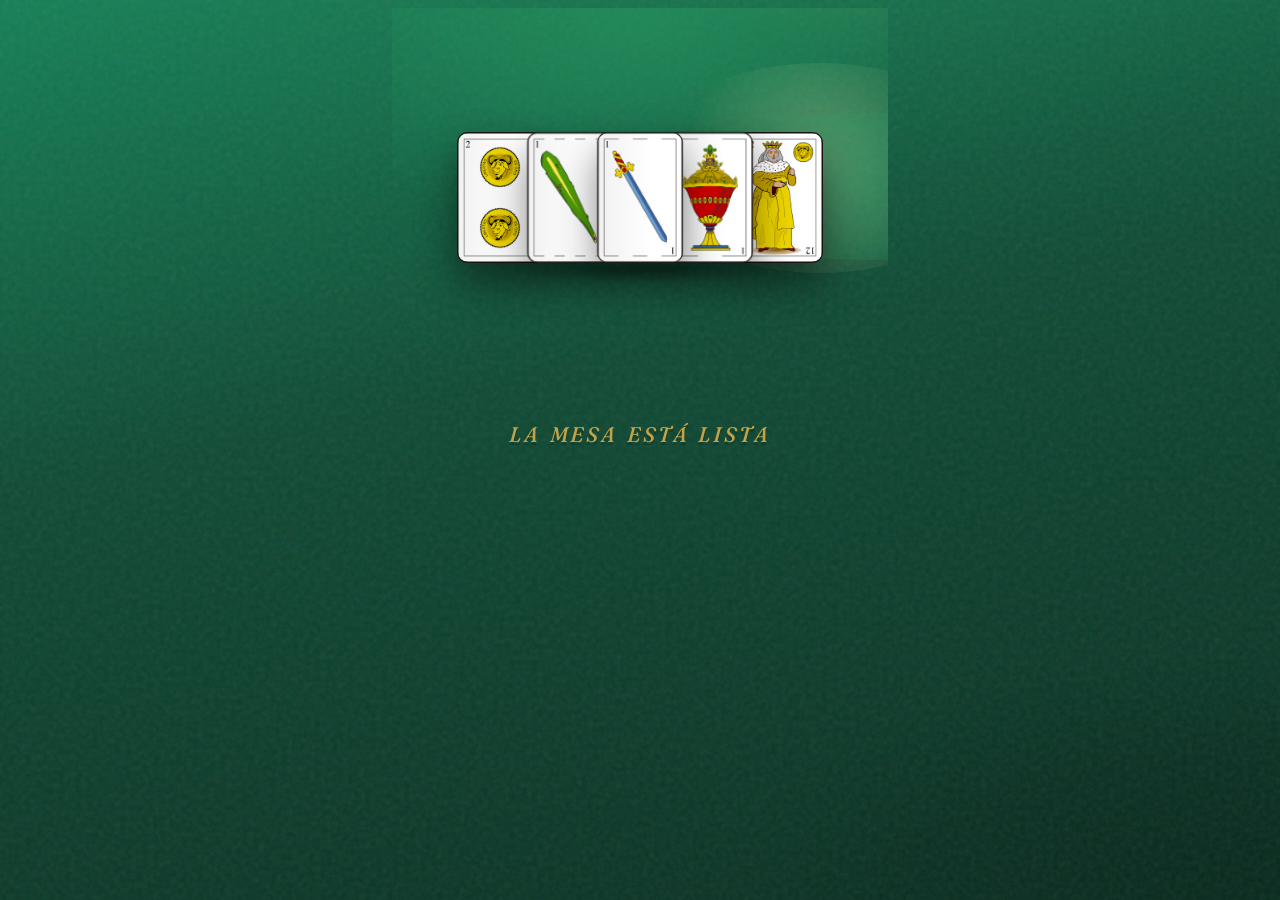
<file: escoba/index.html>
<!DOCTYPE html>
<html lang="es">
<head>
  <meta charset="UTF-8">
  <meta name="viewport" content="width=device-width, initial-scale=1.0, viewport-fit=cover">
  <meta name="theme-color" content="#145c3d">
  <meta name="apple-mobile-web-app-capable" content="yes">
  <meta name="apple-mobile-web-app-status-bar-style" content="black-translucent">
  <meta name="apple-mobile-web-app-title" content="Escoba">
  <meta name="description" content="Escoba del 15 — juega online con un amigo por invitación">
  <link rel="manifest" href="manifest.webmanifest">
  <link rel="icon" href="icon.svg" type="image/svg+xml">
  <link rel="apple-touch-icon" href="apple-touch-icon.png" sizes="180x180">
  <link rel="icon" href="icon-512.png" sizes="512x512" type="image/png">
  <link rel="preconnect" href="https://fonts.googleapis.com">
  <link rel="preconnect" href="https://fonts.gstatic.com" crossorigin>
  <link href="https://fonts.googleapis.com/css2?family=Fraunces:ital,opsz,wght@0,9..144,500;0,9..144,600;0,9..144,700;1,9..144,500&family=Manrope:wght@500;600;700&display=swap" rel="stylesheet">
  <link rel="stylesheet" href="css/styles.css">
  <title>Escoba — baraja española</title>
</head>
<body>
  <div id="app">
    <!-- HOME -->
    <section id="screenHome" class="screen active">
      <div class="home-stage">
        <div class="home-visual" aria-hidden="true">
          <div class="home-glow"></div>
          <div class="home-glow home-glow--wide"></div>
          <div class="home-felt-kiss"></div>
          <div class="home-ripple" id="homeRipple"></div>
          <div class="home-ripple home-ripple--late"></div>
          <div class="home-fan-shadow"></div>
          <div class="hero-art" id="heroArt"></div>
          <div class="home-sum15" id="homeSum15"><span>15</span></div>
          <div class="home-sweep-trail" id="homeSweepTrail"></div>
          <div class="home-birth-flash" id="homeBirthFlash"></div>
          <div class="home-broom" id="homeBroom">
            <svg class="broom-svg" viewBox="0 0 80 160" width="80" height="160" focusable="false" aria-hidden="true">
              <defs>
                <linearGradient id="broomHandle" x1="0" y1="0" x2="1" y2="0">
                  <stop offset="0%" stop-color="#4a2d18"/>
                  <stop offset="35%" stop-color="#8b5a2b"/>
                  <stop offset="55%" stop-color="#c49a6c"/>
                  <stop offset="100%" stop-color="#5c3a1e"/>
                </linearGradient>
                <linearGradient id="broomStraw" x1="0" y1="0" x2="0" y2="1">
                  <stop offset="0%" stop-color="#f0d078"/>
                  <stop offset="45%" stop-color="#d4a017"/>
                  <stop offset="100%" stop-color="#8a5a10"/>
                </linearGradient>
                <linearGradient id="broomBand" x1="0" y1="0" x2="0" y2="1">
                  <stop offset="0%" stop-color="#fff1c2"/>
                  <stop offset="100%" stop-color="#b8872a"/>
                </linearGradient>
                <filter id="broomSoft" x="-20%" y="-10%" width="140%" height="130%">
                  <feDropShadow dx="0" dy="3" stdDeviation="2.2" flood-color="#000" flood-opacity="0.28"/>
                </filter>
              </defs>
              <g filter="url(#broomSoft)">
                <!-- mango -->
                <path d="M38 6c2.2 0 4 1.4 4 3.4V78c0 2-1.8 3.6-4 3.6s-4-1.6-4-3.6V9.4c0-2 1.8-3.4 4-3.4z" fill="url(#broomHandle)"/>
                <path d="M36.2 10c0.4 20 0.5 40 0.2 62" stroke="#3a2412" stroke-width="1.1" opacity="0.35" fill="none" stroke-linecap="round"/>
                <!-- nudo / atadura -->
                <rect x="28" y="74" width="20" height="10" rx="3" fill="url(#broomBand)"/>
                <path d="M30 79h16M31 76.5h14M31 81.5h14" stroke="#6b4514" stroke-width="0.7" opacity="0.45"/>
                <!-- paja -->
                <path d="M24 84c3.5 2.5 8 5 14 6.5 6-1.5 10.5-4 14-6.5 1.5 5 2.2 11 1.2 18-1.2 8-4.2 17-8.2 25.5-2.5 5.2-5.5 10-7 14.5-1.5-4.5-4.5-9.3-7-14.5-4-8.5-7-17.5-8.2-25.5-1-7-.3-13 1.2-18z" fill="url(#broomStraw)" stroke="#7a5210" stroke-width="1"/>
                <path d="M27 90c2.5 10 5.5 22 8.5 34M40 88c0 12 0 24 0 38M53 90c-2.5 10-5.5 22-8.5 34M32 92c1.8 9 4 20 6.2 31M48 92c-1.8 9-4 20-6.2 31" stroke="#5c4010" stroke-width="1.15" opacity="0.4" fill="none" stroke-linecap="round"/>
                <path d="M29 86c4 1.8 8.5 3 11 3.2 2.5-.2 7-1.4 11-3.2" stroke="#fff3c4" stroke-width="1.2" opacity="0.35" fill="none" stroke-linecap="round"/>
              </g>
            </svg>
          </div>
        </div>

        <div class="home-copy">
          <h1 class="brand brand-home">
            <b class="brand-word" aria-label="Escoba">
              <span class="bl" style="--l:0;--bx:-18px;--by:18px;--br:-8deg">E</span><span class="bl" style="--l:1;--bx:-10px;--by:22px;--br:-4deg">s</span><span class="bl" style="--l:2;--bx:-2px;--by:26px;--br:0deg">c</span><span class="bl" style="--l:3;--bx:6px;--by:22px;--br:4deg">o</span><span class="bl" style="--l:4;--bx:14px;--by:18px;--br:8deg">b</span><span class="bl" style="--l:5;--bx:22px;--by:14px;--br:12deg">a</span>
            </b>
            <span class="brand-sub" aria-label="La mesa está lista">
              <span class="ew ew-mesa" style="--w:0">La</span>
              <span class="ew ew-mesa" style="--w:1">mesa</span>
              <span class="ew ew-ready" style="--w:2">está</span>
              <span class="ew ew-ready" style="--w:3">lista</span>
            </span>
          </h1>
          <p class="tagline">
            <span style="--d:0">Suma quince</span>
            <i aria-hidden="true">·</i>
            <span style="--d:1">Barre limpio</span>
            <i aria-hidden="true">·</i>
            <span style="--d:2">Gana con estilo</span>
          </p>

          <div class="field name-field">
            <label for="playerName">Tu nombre</label>
            <input id="playerName" maxlength="14" autocomplete="nickname" placeholder="Tú" spellcheck="false">
          </div>

          <div class="actions home-actions">
            <button type="button" class="btn btn-gold" id="btnHost">Invitar amigo</button>
            <button type="button" class="btn btn-primary" id="btnShowJoin">Unirme</button>
            <button type="button" class="btn btn-ghost" id="btnCpu">Vs CPU</button>
          </div>

          <div class="footer-links">
            <button type="button" id="btnRulesHome">Cómo se juega</button>
          </div>
          <p class="credit">Naipes: Basquetteur (Wikimedia) · <a href="https://creativecommons.org/licenses/by-sa/3.0/" target="_blank" rel="noopener">CC BY-SA 3.0</a></p>
        </div>
      </div>
    </section>

    <!-- JOIN -->
    <section id="screenJoin" class="screen">
      <div class="hero">
        <h1 class="brand" style="font-size:clamp(40px,12vw,56px)"><span>Entrar</span>Código</h1>
        <div class="field">
          <label for="joinCode">Código de 6 caracteres</label>
          <input id="joinCode" maxlength="6" autocomplete="off" autocapitalize="characters" inputmode="text" placeholder="ABC123">
        </div>
        <div class="actions">
          <button type="button" class="btn btn-gold" id="btnJoin">Unirme</button>
          <button type="button" class="btn btn-ghost" id="btnJoinBack">Volver</button>
        </div>
      </div>
    </section>

    <section id="screenJoinWait" class="screen">
      <div class="hero">
        <h1 class="brand" id="joinWaitTitle" style="font-size:clamp(36px,11vw,48px)">Conectando</h1>
        <p class="status-line" id="joinWaitStatus">…</p>
        <div class="wait-dots" aria-hidden="true"><span></span><span></span><span></span></div>
        <button type="button" class="btn btn-ghost" id="btnJoinWaitHome">Cancelar</button>
      </div>
    </section>

    <!-- GAME -->
    <section id="screenGame" class="screen">
      <div class="top-bar">
        <div class="scoreboard">
          <div class="score-pill" id="scoreMe">
            <span class="who">Tú</span>
            <span class="pts">0</span>
            <div class="score-track" role="progressbar" aria-valuemin="0" aria-valuemax="21" aria-valuenow="0" aria-label="Tu puntuación">
              <div class="score-fill" id="barMe"></div>
            </div>
          </div>
          <div class="score-pill" id="scoreOpp">
            <span class="who">Rival</span>
            <span class="pts">0</span>
            <div class="score-track" role="progressbar" aria-valuemin="0" aria-valuemax="21" aria-valuenow="0" aria-label="Puntuación rival">
              <div class="score-fill" id="barOpp"></div>
            </div>
          </div>
        </div>
        <button type="button" class="btn btn-ghost btn-small" id="btnRules">Reglas</button>
        <button type="button" class="btn btn-ghost btn-small" id="btnLeave">Salir</button>
      </div>
      <span class="net-chip" id="netChip" hidden></span>

      <div class="live-stats" id="statsOpp"></div>

      <div class="msg-bar" id="msgBar" role="status" aria-live="polite"></div>

      <div class="table-area">
        <div class="opp-row">
          <div class="opp-hand" id="oppHand" aria-label="Mano del rival"></div>
          <div class="pile" id="pileOpp" aria-label="Capturas del rival"></div>
        </div>

        <div class="spread spread-top" aria-hidden="true"></div>

        <div class="felt-wrap">
          <div class="felt" id="felt" aria-label="Mesa"></div>
          <div class="deck-host" id="deckHost" aria-hidden="true"></div>
        </div>

        <div class="spread spread-mid" aria-hidden="true"></div>

        <div class="player-dock">
          <div class="my-row">
            <div class="pile" id="pileMe" aria-label="Tus capturas"></div>
            <div class="my-hand" id="myHand" aria-label="Tu mano"></div>
          </div>
          <div class="move-feed" id="moveFeed" aria-live="polite"></div>
        </div>

        <div class="spread spread-bot" aria-hidden="true"></div>
      </div>

      <div class="live-stats" id="statsMe"></div>

      <div class="play-bar">
        <button type="button" class="btn btn-ghost" id="btnDiscard" disabled>Dejar</button>
        <button type="button" class="btn btn-gold" id="btnCapture" disabled>Capturar</button>
      </div>
    </section>
  </div>

  <!-- Peek captures -->
  <div class="overlay" id="peekOverlay" role="dialog" aria-modal="true" aria-labelledby="peekTitle">
    <div class="panel peek-panel">
      <h2 id="peekTitle">Capturas</h2>
      <div id="peekBody"></div>
      <button type="button" class="btn btn-primary" id="btnClosePeek">Cerrar</button>
    </div>
  </div>

  <!-- Invite overlay -->
  <div class="overlay" id="inviteOverlay" role="dialog" aria-modal="true" aria-labelledby="inviteTitle">
    <div class="panel">
      <h2 id="inviteTitle">Invitación</h2>
      <p>Comparte este código. Cuando tu amigo se una, empieza la partida.</p>
      <div class="invite-code" id="inviteCode" title="Toca para copiar" role="button" tabindex="0">······</div>
      <p class="status-line" id="inviteStatus"></p>
      <div class="actions">
        <button type="button" class="btn btn-gold" id="btnShare">Compartir</button>
        <button type="button" class="btn btn-primary" id="btnCopyCode">Copiar código</button>
        <button type="button" class="btn btn-ghost" id="btnCancelInvite">Cancelar</button>
      </div>
      <p class="hint">Ambos necesitáis internet. Si se queda emparejando, pide a tu amigo que pulse Unirme otra vez con el mismo código. En iPhone: Compartir → Añadir a pantalla de inicio.</p>
    </div>
  </div>

  <!-- Round / match end -->
  <div class="overlay" id="roundOverlay" role="dialog" aria-modal="true" aria-labelledby="roundTitle">
    <div class="panel">
      <h2 id="roundTitle">Fin de ronda</h2>
      <div id="roundBody"></div>
      <div class="actions" id="roundActions"></div>
    </div>
  </div>

  <!-- Rules -->
  <div class="overlay" id="rulesOverlay" role="dialog" aria-modal="true" aria-labelledby="rulesTitle">
    <div class="panel">
      <h2 id="rulesTitle">Cómo se juega</h2>
      <div class="rules-body">
        <p>Baraja española de 40 cartas. Valores: 1–7, Sota 8, Caballo 9, Rey 10.</p>
        <ul>
          <li>En tu turno juegas <strong>una carta</strong> de la mano.</li>
          <li>Si con ella y cartas de la mesa sumas exactamente <strong>15</strong>, <strong>debes</strong> capturarlas.</li>
          <li>Si no puedes sumar 15, <strong>dejas</strong> la carta en la mesa.</li>
          <li>Vaciar la mesa = <strong>escoba</strong> (+1 punto). Se marca en el montón con una carta boca abajo y cruzada.</li>
        </ul>
        <p>Al final de la ronda (mazo vacío):</p>
        <ul>
          <li>Más cartas · más oros · más sietes · 7 de oros · cada escoba</li>
        </ul>
        <p>Primera persona en llegar a <strong>21 puntos</strong> gana la partida.</p>
      </div>
      <button type="button" class="btn btn-primary" id="btnCloseRules">Entendido</button>
    </div>
  </div>

  <script type="module" src="js/app.js"></script>
</body>
</html>
</file>
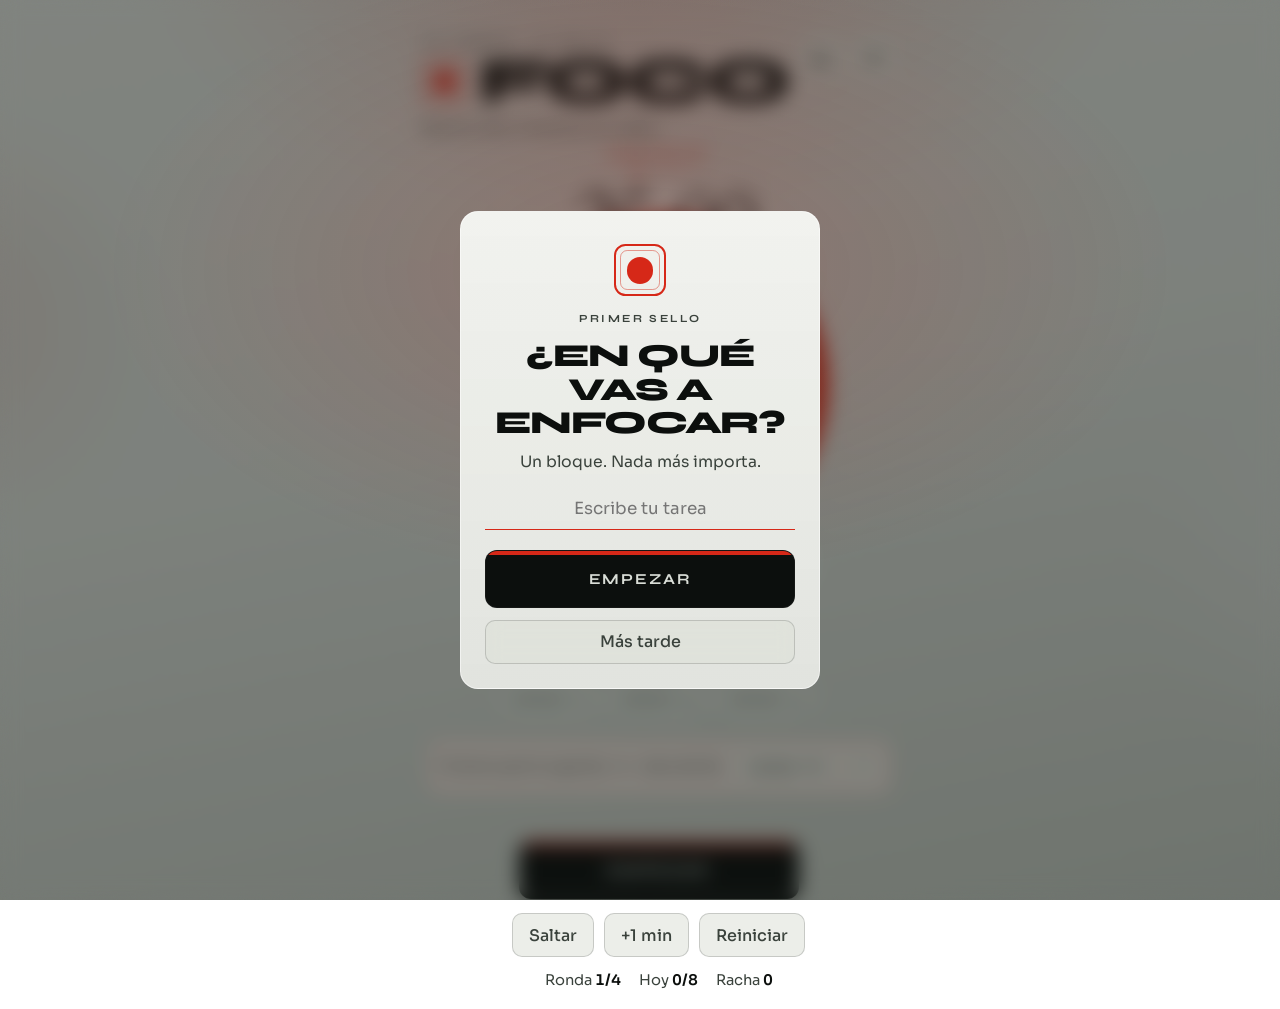
<file: pomodoro/index.html>
<!DOCTYPE html>
<html lang="es">
<head>
  <meta charset="UTF-8">
  <meta name="viewport" content="width=device-width, initial-scale=1.0, viewport-fit=cover">
  <meta name="theme-color" content="#e2e4df" id="metaTheme">
  <meta name="apple-mobile-web-app-capable" content="yes">
  <meta name="apple-mobile-web-app-status-bar-style" content="black-translucent">
  <meta name="apple-mobile-web-app-title" content="Foco">
  <meta name="description" content="Foco — temporizador Pomodoro para iPhone: enfoque, descanso corto y descanso largo.">
  <link rel="manifest" href="manifest.webmanifest">
  <link rel="icon" href="icon.svg" type="image/svg+xml">
  <link rel="apple-touch-icon" href="icon-180.png" sizes="180x180">
  <link rel="apple-touch-icon" href="icon.svg">
  <link rel="preconnect" href="https://fonts.googleapis.com">
  <link rel="preconnect" href="https://fonts.gstatic.com" crossorigin>
  <link href="https://fonts.googleapis.com/css2?family=Instrument+Serif:ital@0;1&family=Sora:wght@400;500;600;700&family=Syne:wght@600;700;800&display=swap" rel="stylesheet">
  <link rel="stylesheet" href="css/styles.css">
  <title>Foco — Pomodoro</title>
</head>
<body data-phase="focus">
  <div class="ambiance" aria-hidden="true">
    <span class="wash"></span>
    <span class="orb orb-a"></span>
    <span class="orb orb-b"></span>
    <span class="meridian"></span>
    <span class="grain"></span>
  </div>
  <div class="app">
    <header class="topbar">
      <div class="brand-block">
        <p class="brand-kicker">Tu tiempo · tu sello</p>
        <h1 class="brand">
          <span class="brand-mark" aria-hidden="true"></span>
          FOCO
        </h1>
        <p class="greeting" id="greeting">Listo cuando tú lo estés.</p>
        <button type="button" class="intention-chip" id="intentionChip" hidden></button>
        <div class="today-strip" id="todayStrip" aria-label="Resumen de hoy" hidden></div>
      </div>
      <div class="topbar-actions">
        <span class="offline-badge" id="offlineBadge" hidden>Sin conexión</span>
        <button class="icon-btn" id="statsBtn" type="button" aria-label="Progreso" aria-controls="statsSheet" aria-expanded="false">
          <svg viewBox="0 0 24 24" aria-hidden="true">
            <path d="M4 19V5"></path>
            <path d="M4 19h16"></path>
            <path d="M8 16V10"></path>
            <path d="M13 16V7"></path>
            <path d="M18 16v-5"></path>
          </svg>
        </button>
        <button class="icon-btn" id="settingsBtn" type="button" aria-label="Ajustes" aria-controls="settingsSheet" aria-expanded="false">
          <svg viewBox="0 0 24 24" aria-hidden="true">
            <circle cx="12" cy="12" r="3"></circle>
            <path d="M12 3v2M12 19v2M4.9 4.9l1.4 1.4M17.7 17.7l1.4 1.4M3 12h2M19 12h2M4.9 19.1l1.4-1.4M17.7 6.3l1.4-1.4"></path>
          </svg>
        </button>
      </div>
    </header>

    <main class="stage">
      <div class="timer-shell" id="timerShell" role="button" tabindex="0" aria-label="Empezar o pausar temporizador">
        <svg class="ring" viewBox="0 0 100 100" aria-hidden="true">
          <defs>
            <linearGradient id="ringGradFocus" x1="0%" y1="0%" x2="100%" y2="100%">
              <stop offset="0%" stop-color="#f04a2e"/>
              <stop offset="100%" stop-color="#b81f0f"/>
            </linearGradient>
            <linearGradient id="ringGradShort" x1="0%" y1="0%" x2="100%" y2="100%">
              <stop offset="0%" stop-color="#1a8f78"/>
              <stop offset="100%" stop-color="#0a5548"/>
            </linearGradient>
            <linearGradient id="ringGradLong" x1="0%" y1="0%" x2="100%" y2="100%">
              <stop offset="0%" stop-color="#3a6fad"/>
              <stop offset="100%" stop-color="#1a3f72"/>
            </linearGradient>
          </defs>
          <circle class="ring-track" cx="50" cy="50" r="46"></circle>
          <g class="ring-ticks" id="ringTicks"></g>
          <circle class="ring-progress" id="ringProgress" cx="50" cy="50" r="46" pathLength="1" stroke="url(#ringGradFocus)"></circle>
        </svg>
        <div class="timer-copy">
          <div class="phase-label" id="phaseLabel">Enfoque</div>
          <div class="round-dots" id="roundDots" aria-hidden="true"></div>
          <p class="time" id="timeDisplay" aria-live="polite">25:00</p>
          <p class="wall-clock" id="wallClock" aria-hidden="true">--:--</p>
          <p class="eta" id="etaText" hidden></p>
          <p class="cycle-eta" id="cycleEta" hidden></p>
          <p class="support" id="supportText">Un bloque. Nada más importa.</p>
          <div class="break-activities" id="breakActivities" hidden role="group" aria-label="Descanso activo">
            <button type="button" class="break-act" data-act="stretch">Estirar</button>
            <button type="button" class="break-act" data-act="water">Agua</button>
            <button type="button" class="break-act" data-act="walk">Caminar</button>
          </div>
          <label class="task-field">
            <span class="visually-hidden">Tarea actual</span>
            <input id="taskInput" type="text" maxlength="48" placeholder="¿En qué estás?" list="taskSuggestions" autocomplete="off" enterkeyhint="done">
          </label>
          <datalist id="taskSuggestions"></datalist>
          <div class="category-row" id="categoryRow" role="group" aria-label="Categoría">
            <button type="button" class="category is-active" data-category="trabajo">Trabajo</button>
            <button type="button" class="category" data-category="estudio">Estudio</button>
            <button type="button" class="category" data-category="personal">Personal</button>
            <button type="button" class="category" data-category="extra">Extra</button>
          </div>
          <div class="task-queue" id="taskQueue" hidden>
            <div class="queue-head">
              <span class="section-label">Cola de hoy</span>
              <button type="button" class="queue-clear" id="queueClearDoneBtn" hidden>Limpiar hechos</button>
            </div>
            <div class="queue-add">
              <label class="visually-hidden" for="queueInput">Nueva tarea en cola</label>
              <input id="queueInput" type="text" maxlength="48" placeholder="Añadir a la cola" autocomplete="off" enterkeyhint="done">
              <button type="button" class="secondary queue-add-btn" id="queueAddBtn">Añadir</button>
            </div>
            <ul class="queue-list" id="queueList"></ul>
          </div>
          <div class="recent-tasks" id="recentTasks" hidden></div>
        </div>
      </div>
    </main>

    <footer class="controls">
      <div class="presets" id="presets" role="group" aria-label="Duración de enfoque">
        <button type="button" class="preset" data-preset="15">15</button>
        <button type="button" class="preset" data-preset="25">25</button>
        <button type="button" class="preset" data-preset="50">50</button>
      </div>
      <div class="sprint-row" id="sprintRow" role="group" aria-label="Sprint" hidden>
        <button type="button" class="sprint-btn" data-sprint="2">Sprint ×2</button>
        <button type="button" class="sprint-btn" data-sprint="3">Sprint ×3</button>
        <button type="button" class="sprint-btn" data-sprint="4">Sprint ×4</button>
      </div>
      <div class="suggest-sprint" id="suggestSprint" hidden>
        <p class="suggest-sprint-text" id="suggestSprintText">—</p>
        <button type="button" class="secondary" id="suggestSprintBtn">Lanzar</button>
        <button type="button" class="suggest-dismiss" id="suggestSprintDismiss" aria-label="Ocultar sugerencia">×</button>
      </div>
      <div class="sprint-status">
        <span class="sprint-chip" id="sprintChip" hidden>Sprint 0/0</span>
        <button type="button" class="secondary sprint-stop" id="sprintStopBtn" hidden>Parar sprint</button>
      </div>
      <button class="secondary repeat-last" id="repeatLastBtn" type="button" hidden>Repetir último</button>
      <button class="primary" id="primaryBtn" type="button">Empezar</button>
      <div class="secondary-row">
        <button class="secondary" id="skipBtn" type="button">Saltar</button>
        <button class="secondary" id="extendBtn" type="button" title="Mantén pulsado para +5 min" aria-label="Sumar un minuto, mantener pulsado para cinco">+1 min</button>
        <button class="secondary" id="resetBtn" type="button">Reiniciar</button>
      </div>
      <div class="meta" aria-live="polite">
        <span>Ronda <strong id="roundDisplay">1/4</strong></span>
        <span>Hoy <strong id="todayDisplay">0/8</strong></span>
        <span>Racha <strong id="streakDisplay">0</strong></span>
      </div>
    </footer>
  </div>

  <div class="sheet" id="statsSheet" aria-hidden="true">
    <div class="sheet-backdrop" data-close-sheet="stats"></div>
    <div class="sheet-panel" role="dialog" aria-modal="true" aria-labelledby="statsTitle">
      <div class="sheet-handle" aria-hidden="true"></div>
      <div class="sheet-head">
        <h2 id="statsTitle">Progreso</h2>
        <div class="topbar-actions">
          <button class="icon-btn" id="closeStatsBtn" type="button" aria-label="Cerrar">
            <svg viewBox="0 0 24 24" aria-hidden="true">
              <path d="M6 6l12 12M18 6L6 18"></path>
            </svg>
          </button>
        </div>
      </div>

      <div class="stat-grid">
        <div class="stat-block">
          <div class="stat-value" id="weekFocusCount">0</div>
          <div class="stat-label">Enfoques esta semana</div>
        </div>
        <div class="stat-block">
          <div class="stat-value" id="weekFocusMins">0</div>
          <div class="stat-label">Minutos de foco</div>
        </div>
      </div>

      <div class="stat-grid lifetime-grid">
        <div class="stat-block">
          <div class="stat-value" id="monthFocusCount">0</div>
          <div class="stat-label">Este mes</div>
        </div>
        <div class="stat-block">
          <div class="stat-value" id="monthFocusMins">0</div>
          <div class="stat-label">Minutos del mes</div>
        </div>
        <div class="stat-block">
          <div class="stat-value" id="allFocusCount">0</div>
          <div class="stat-label">Total sellos</div>
        </div>
        <div class="stat-block">
          <div class="stat-value" id="allFocusMins">0</div>
          <div class="stat-label">Minutos totales</div>
        </div>
      </div>

      <div class="stat-grid">
        <div class="stat-block">
          <div class="stat-value" id="streakStat">0</div>
          <div class="stat-label">Días de racha</div>
        </div>
        <div class="stat-block">
          <div class="stat-value" id="goalStat">0/8</div>
          <div class="stat-label">Meta de hoy</div>
        </div>
      </div>

      <div class="week-goal-row">
        <div>
          <div class="stat-label">Meta semanal</div>
          <div class="stat-value week-goal-value" id="weekGoalStat">0/40</div>
        </div>
        <div class="goal-track week-goal-track" aria-hidden="true">
          <div class="goal-fill" id="weekGoalFill"></div>
        </div>
      </div>

      <div class="focus-score-row" aria-label="Puntuación de foco">
        <div class="focus-score-ring" id="focusScoreRing" data-score="0">
          <span class="focus-score-value" id="focusScoreValue">—</span>
        </div>
        <div>
          <div class="stat-label">Puntuación de foco</div>
          <p class="focus-score-copy" id="focusScoreCopy">Empieza un bloque para calcularla.</p>
        </div>
      </div>

      <div class="streak-freeze-row" id="streakFreezeRow" hidden>
        <p class="streak-freeze-copy" id="streakFreezeCopy">—</p>
        <button class="secondary streak-freeze-btn" id="streakFreezeBtn" type="button">Proteger racha</button>
      </div>

      <div class="streak-milestone-row" id="streakMilestoneRow" hidden>
        <p class="streak-milestone-text" id="streakMilestoneText">—</p>
        <div class="streak-milestone-track" aria-hidden="true">
          <div class="streak-milestone-fill" id="streakMilestoneFill"></div>
        </div>
      </div>

      <p class="best-day" id="bestDay">Tu mejor día aparecerá aquí.</p>
      <p class="insight" id="insightText">Empieza un enfoque para ver tu ritmo.</p>

      <div class="goal-track" aria-hidden="true">
        <div class="goal-fill" id="goalFill"></div>
      </div>

      <p class="section-label">Esta semana por categoría</p>
      <div class="category-breakdown" id="categoryBreakdown" hidden></div>

      <p class="section-label">Hoy</p>
      <ul class="timeline" id="todayTimeline"></ul>
      <p class="hint empty-state" id="todayEmpty">Todavía no hay enfoques hoy.<br><span>Empieza un bloque y aparecerá aquí.</span></p>

      <p class="section-label">Últimos 7 días</p>
      <div class="week-chart" id="weekChart" aria-hidden="true"></div>

      <p class="section-label">Por franja horaria</p>
      <p class="band-goal-row" id="bandGoalRow" hidden></p>
      <div class="hour-chart" id="hourChart" aria-hidden="true"></div>
      <p class="hint" id="hourInsight">Cuando completes sellos verás tu franja fuerte.</p>

      <p class="section-label">Sprints recientes</p>
      <p class="sprint-week-stat" id="sprintWeekStat" hidden></p>
      <ul class="sprint-history" id="sprintHistory"></ul>
      <p class="hint empty-state" id="sprintHistoryEmpty">Aún no hay sprints completados.</p>

      <p class="section-label">Mapa de foco</p>
      <div class="heatmap" id="heatmap" aria-label="Mapa de calor de las últimas 4 semanas"></div>
      <p class="hint heatmap-legend">Más intenso = más enfoques ese día</p>

      <p class="section-label">Recientes</p>
      <div class="history-filter" id="historyFilter" role="group" aria-label="Filtrar por categoría">
        <button type="button" class="history-filter-btn is-active" data-filter="all" aria-pressed="true">Todos</button>
        <button type="button" class="history-filter-btn" data-filter="trabajo" aria-pressed="false">Trabajo</button>
        <button type="button" class="history-filter-btn" data-filter="estudio" aria-pressed="false">Estudio</button>
        <button type="button" class="history-filter-btn" data-filter="personal" aria-pressed="false">Personal</button>
        <button type="button" class="history-filter-btn" data-filter="extra" aria-pressed="false">Extra</button>
      </div>
      <ul class="history-list" id="historyList"></ul>
      <p class="hint empty-state" id="historyEmpty">Aún no hay sellos.<br><span>Termina tu primer enfoque para verlo aquí.</span></p>

      <div class="share-actions">
        <button class="secondary" id="shareWeekBtn" type="button">Compartir semana</button>
        <button class="secondary" id="exportWeekPngBtn" type="button">Descargar tarjeta</button>
        <button class="secondary" id="printDayBtn" type="button">Imprimir / PDF</button>
        <button class="secondary" id="exportBtn" type="button">Exportar backup</button>
        <button class="secondary" id="exportIcsBtn" type="button">Exportar calendario</button>
        <label class="secondary import-label">
          Importar archivo
          <input id="importInput" type="file" accept="application/json,.json" hidden>
        </label>
        <button class="secondary" id="pasteImportBtn" type="button">Pegar backup</button>
      </div>
    </div>
  </div>

  <div class="sheet" id="settingsSheet" aria-hidden="true">
    <div class="sheet-backdrop" data-close-sheet="settings"></div>
    <div class="sheet-panel" role="dialog" aria-modal="true" aria-labelledby="settingsTitle">
      <div class="sheet-handle" aria-hidden="true"></div>
      <div class="sheet-head">
        <h2 id="settingsTitle">Ajustes</h2>
        <button class="icon-btn" id="closeSettingsBtn" type="button" aria-label="Cerrar">
          <svg viewBox="0 0 24 24" aria-hidden="true">
            <path d="M6 6l12 12M18 6L6 18"></path>
          </svg>
        </button>
      </div>

      <div class="field">
        <div class="field-row">
          <label for="focusMins">Enfoque</label>
          <div class="stepper">
            <button type="button" data-setting="focusMins" data-delta="-1" aria-label="Menos minutos de enfoque">−</button>
            <output id="focusMins">25</output>
            <button type="button" data-setting="focusMins" data-delta="1" aria-label="Más minutos de enfoque">+</button>
          </div>
        </div>
      </div>

      <div class="field">
        <div class="field-row">
          <label for="shortMins">Descanso corto</label>
          <div class="stepper">
            <button type="button" data-setting="shortMins" data-delta="-1" aria-label="Menos minutos de descanso corto">−</button>
            <output id="shortMins">5</output>
            <button type="button" data-setting="shortMins" data-delta="1" aria-label="Más minutos de descanso corto">+</button>
          </div>
        </div>
      </div>

      <div class="field">
        <div class="field-row">
          <label for="longMins">Descanso largo</label>
          <div class="stepper">
            <button type="button" data-setting="longMins" data-delta="-1" aria-label="Menos minutos de descanso largo">−</button>
            <output id="longMins">15</output>
            <button type="button" data-setting="longMins" data-delta="1" aria-label="Más minutos de descanso largo">+</button>
          </div>
        </div>
      </div>

      <div class="field">
        <div class="field-row">
          <label for="roundsUntilLong">Pomodoros hasta descanso largo</label>
          <div class="stepper">
            <button type="button" data-setting="roundsUntilLong" data-delta="-1" aria-label="Menos rondas">−</button>
            <output id="roundsUntilLong">4</output>
            <button type="button" data-setting="roundsUntilLong" data-delta="1" aria-label="Más rondas">+</button>
          </div>
        </div>
      </div>

      <div class="field">
        <div class="field-row">
          <label for="dailyGoal">Meta diaria</label>
          <div class="stepper">
            <button type="button" data-setting="dailyGoal" data-delta="-1" aria-label="Bajar meta diaria">−</button>
            <output id="dailyGoal">8</output>
            <button type="button" data-setting="dailyGoal" data-delta="1" aria-label="Subir meta diaria">+</button>
          </div>
        </div>
      </div>

      <div class="field">
        <div class="field-row">
          <label for="weeklyGoal">Meta semanal</label>
          <div class="stepper">
            <button type="button" data-setting="weeklyGoal" data-delta="-1" aria-label="Bajar meta semanal">−</button>
            <output id="weeklyGoal">40</output>
            <button type="button" data-setting="weeklyGoal" data-delta="1" aria-label="Subir meta semanal">+</button>
          </div>
        </div>
      </div>

      <div class="field">
        <div class="field-row">
          <label for="morningGoal">Meta de mañana (6–12)</label>
          <div class="stepper">
            <button type="button" data-setting="morningGoal" data-delta="-1" aria-label="Bajar meta de mañana">−</button>
            <output id="morningGoal">3</output>
            <button type="button" data-setting="morningGoal" data-delta="1" aria-label="Subir meta de mañana">+</button>
          </div>
        </div>
        <p class="hint">0 desactiva la meta de franja.</p>
      </div>

      <div class="field">
        <div class="field-row">
          <label for="afternoonGoal">Meta de tarde (12–18)</label>
          <div class="stepper">
            <button type="button" data-setting="afternoonGoal" data-delta="-1" aria-label="Bajar meta de tarde">−</button>
            <output id="afternoonGoal">3</output>
            <button type="button" data-setting="afternoonGoal" data-delta="1" aria-label="Subir meta de tarde">+</button>
          </div>
        </div>
      </div>

      <div class="field">
        <div class="field-row">
          <label for="eveningGoal">Meta de noche (18–24)</label>
          <div class="stepper">
            <button type="button" data-setting="eveningGoal" data-delta="-1" aria-label="Bajar meta de noche">−</button>
            <output id="eveningGoal">2</output>
            <button type="button" data-setting="eveningGoal" data-delta="1" aria-label="Subir meta de noche">+</button>
          </div>
        </div>
      </div>

      <div class="field">
        <div class="field-row">
          <label for="nightGoal">Meta de madrugada (0–6)</label>
          <div class="stepper">
            <button type="button" data-setting="nightGoal" data-delta="-1" aria-label="Bajar meta de madrugada">−</button>
            <output id="nightGoal">0</output>
            <button type="button" data-setting="nightGoal" data-delta="1" aria-label="Subir meta de madrugada">+</button>
          </div>
        </div>
        <p class="hint">Por defecto off (0). Útil si trabajas de madrugada.</p>
      </div>

      <div class="field">
        <div class="field-row">
          <label for="sprintShortMins">Pausa corta en sprint</label>
          <div class="stepper">
            <button type="button" data-setting="sprintShortMins" data-delta="-1" aria-label="Menos minutos de pausa en sprint">−</button>
            <output id="sprintShortMins">3</output>
            <button type="button" data-setting="sprintShortMins" data-delta="1" aria-label="Más minutos de pausa en sprint">+</button>
          </div>
        </div>
        <p class="hint">Solo aplica mientras corre un sprint ×2/×3/×4.</p>
      </div>

      <div class="toggle-row">
        <div>
          <div>Sonido al terminar</div>
          <p class="hint">Una campanilla corta al acabar cada bloque.</p>
        </div>
        <button class="toggle" id="soundToggle" type="button" role="switch" aria-checked="true" aria-label="Sonido al terminar"></button>
      </div>

      <div class="field sound-theme-field">
        <p class="section-label">Tono de campanilla</p>
        <div class="sound-theme-row" id="soundThemeRow" role="group" aria-label="Tono de campanilla">
          <button type="button" class="sound-theme" data-theme="soft" aria-pressed="true">Suave</button>
          <button type="button" class="sound-theme" data-theme="bell" aria-pressed="false">Campana</button>
          <button type="button" class="sound-theme" data-theme="wood" aria-pressed="false">Madera</button>
        </div>
      </div>

      <div class="field sound-theme-field">
        <p class="section-label">Atmósfera</p>
        <div class="sound-theme-row" id="atmosphereRow" role="group" aria-label="Atmósfera">
          <button type="button" class="sound-theme" data-atmosphere="slate" aria-pressed="true">Pizarra</button>
          <button type="button" class="sound-theme" data-atmosphere="olive" aria-pressed="false">Olivo</button>
          <button type="button" class="sound-theme" data-atmosphere="dusk" aria-pressed="false">Crepúsculo</button>
          <button type="button" class="sound-theme" data-atmosphere="mist" aria-pressed="false">Bruma</button>
        </div>
      </div>

      <div class="toggle-row">
        <div>
          <div>Plantillas por categoría</div>
          <p class="hint">Ajusta minutos al cambiar Trabajo, Estudio, Personal o Extra.</p>
        </div>
        <button class="toggle" id="categoryPresetsToggle" type="button" role="switch" aria-checked="true" aria-label="Plantillas por categoría"></button>
      </div>

      <div class="toggle-row">
        <div>
          <div>Solo cola</div>
          <p class="hint">Oculta el campo libre y arranca solo desde la cola de hoy.</p>
        </div>
        <button class="toggle" id="queueOnlyToggle" type="button" role="switch" aria-checked="false" aria-label="Solo cola"></button>
      </div>

      <div class="toggle-row">
        <div>
          <div>Aviso de franja fuerte</div>
          <p class="hint">Si abres Foco en tu franja habitual, sugiere empezar un bloque.</p>
        </div>
        <button class="toggle" id="peakNudgeToggle" type="button" role="switch" aria-checked="true" aria-label="Aviso de franja fuerte"></button>
      </div>

      <div class="preset-actions">
        <button class="secondary" id="savePresetBtn" type="button">Guardar plantilla actual</button>
        <button class="secondary" id="resetPresetBtn" type="button">Restaurar plantilla</button>
        <p class="hint">Guarda los minutos de ahora para la categoría activa, o vuelve al valor por defecto.</p>
      </div>

      <div class="toggle-row">
        <div>
          <div>Vibración</div>
          <p class="hint">En Android vibra al terminar. En iPhone no hay API háptica en web; usa el sonido.</p>
        </div>
        <button class="toggle" id="hapticToggle" type="button" role="switch" aria-checked="true" aria-label="Vibración"></button>
      </div>

      <div class="toggle-row">
        <div>
          <div>Avisos al terminar</div>
          <p class="hint">Pide permiso de notificaciones en iPhone (Safari → Añadir a inicio).</p>
        </div>
        <button class="toggle" id="notifyToggle" type="button" role="switch" aria-checked="true" aria-label="Avisos al terminar"></button>
      </div>

      <div class="toggle-row">
        <div>
          <div>Autoavanzar</div>
          <p class="hint">Pasa solo al siguiente bloque al acabar el tiempo.</p>
        </div>
        <button class="toggle" id="autoToggle" type="button" role="switch" aria-checked="true" aria-label="Autoavanzar"></button>
      </div>

      <div class="toggle-row">
        <div>
          <div>Modo profundo</div>
          <p class="hint">Durante el enfoque deja solo el anillo y Pausar. Toca el sello FOCO para salir.</p>
        </div>
        <button class="toggle" id="deepToggle" type="button" role="switch" aria-checked="false" aria-label="Modo profundo"></button>
      </div>

      <div class="toggle-row">
        <div>
          <div>Noche suave</div>
          <p class="hint">Baja un poco la luz del fondo entre las 21:00 y las 6:00.</p>
        </div>
        <button class="toggle" id="nightToggle" type="button" role="switch" aria-checked="true" aria-label="Noche suave"></button>
      </div>

      <div class="toggle-row">
        <div>
          <div>Horas quietas</div>
          <p class="hint">Silencia campanillas, vibración y avisos de 22:00 a 8:00.</p>
        </div>
        <button class="toggle" id="quietToggle" type="button" role="switch" aria-checked="false" aria-label="Horas quietas"></button>
      </div>

      <div class="danger-zone">
        <p class="section-label">Datos</p>
        <button class="secondary danger-btn" id="resetDataBtn" type="button">Borrar historial y rachas</button>
        <p class="hint">No borra tus ajustes de minutos ni preferencias.</p>
      </div>
    </div>
  </div>

  <div class="toast" id="toast" role="status" aria-live="polite" hidden>
    <span id="toastMessage"></span>
    <button class="toast-action" id="toastAction" type="button" hidden>Deshacer</button>
    <button class="toast-action toast-secondary" id="toastSecondary" type="button" hidden>Más tarde</button>
  </div>

  <div class="goal-overlay" id="goalOverlay" hidden>
    <div class="goal-sparks" aria-hidden="true" id="goalSparks"></div>
    <div class="goal-card" role="status" aria-live="polite">
      <p class="goal-kicker">Meta del día</p>
      <h2 id="goalOverlayTitle">¡Hecho!</h2>
      <p id="goalOverlayText">Has llegado a tu objetivo de enfoques.</p>
      <button class="primary" id="goalOverlayClose" type="button">Seguir</button>
    </div>
  </div>

  <div class="goal-overlay" id="noteOverlay" hidden>
    <div class="goal-card note-card" role="dialog" aria-modal="true" aria-labelledby="noteTitle">
      <p class="goal-kicker">Sello guardado</p>
      <h2 id="noteTitle">¿Algo que anotar?</h2>
      <p class="ritual-copy">Opcional. Una línea para recordar qué pasó.</p>
      <label class="ritual-field">
        <span class="visually-hidden">Nota de la sesión</span>
        <input id="noteInput" type="text" maxlength="80" placeholder="Ej. buen ritmo / interrupciones" autocomplete="off" enterkeyhint="done">
      </label>
      <button class="primary" id="noteSave" type="button">Guardar</button>
      <button class="secondary ritual-skip" id="noteSkip" type="button">Omitir</button>
    </div>
  </div>

  <div class="goal-overlay" id="confirmOverlay" hidden>
    <div class="goal-card" role="dialog" aria-modal="true" aria-labelledby="confirmTitle">
      <p class="goal-kicker">Confirmar</p>
      <h2 id="confirmTitle">¿Saltar este bloque?</h2>
      <p id="confirmText">Llevas bastante avanzado. ¿Seguro?</p>
      <div class="confirm-actions">
        <button class="secondary" id="confirmCancel" type="button">Seguir aquí</button>
        <button class="primary" id="confirmOk" type="button">Saltar</button>
      </div>
    </div>
  </div>

  <div class="ritual" id="ritualOverlay" hidden>
    <div class="ritual-card" role="dialog" aria-modal="true" aria-labelledby="ritualTitle">
      <span class="ritual-seal" aria-hidden="true"></span>
      <p class="brand-kicker">Primer sello</p>
      <h2 id="ritualTitle" class="ritual-title">¿En qué vas a enfocar?</h2>
      <p class="ritual-copy">Un bloque. Nada más importa.</p>
      <label class="ritual-field">
        <span class="visually-hidden">Primera tarea</span>
        <input id="ritualTask" type="text" maxlength="48" placeholder="Escribe tu tarea" list="taskSuggestions" autocomplete="off" enterkeyhint="go">
      </label>
      <button class="primary" id="ritualStart" type="button">Empezar</button>
      <button class="secondary ritual-skip" id="ritualSkip" type="button">Más tarde</button>
    </div>
  </div>

  <div class="goal-overlay" id="dayOverlay" hidden>
    <div class="goal-card day-card" role="dialog" aria-modal="true" aria-labelledby="dayTitle">
      <p class="goal-kicker" id="dayKicker">Resumen del día</p>
      <h2 id="dayTitle">Tu día en foco</h2>
      <p id="dayText">—</p>
      <button class="primary" id="dayClose" type="button">Seguir</button>
    </div>
  </div>

  <div class="recap-tip" id="recapTip" hidden>
    <div class="install-tip-copy">
      <strong>Tu semana en Foco</strong>
      <p id="recapTipText">—</p>
    </div>
    <button class="update-tip-btn" id="recapShareBtn" type="button">Compartir</button>
    <button class="install-tip-close" id="recapCloseBtn" type="button" aria-label="Cerrar">×</button>
  </div>

  <div class="update-tip" id="updateTip" hidden>
    <div class="install-tip-copy">
      <strong>Nueva versión de Foco</strong>
      <p>Toca para cargar la actualización.</p>
    </div>
    <button class="update-tip-btn" id="updateTipBtn" type="button">Actualizar</button>
  </div>

  <div class="install-tip" id="installTip" hidden>
    <div class="install-tip-copy">
      <strong>Instálala en el iPhone</strong>
      <p>Safari → Compartir → <em>Añadir a pantalla de inicio</em></p>
    </div>
    <button class="install-tip-close" id="installTipClose" type="button" aria-label="Cerrar">×</button>
  </div>

  <div class="goal-overlay" id="intentionOverlay" hidden>
    <div class="goal-card note-card" role="dialog" aria-modal="true" aria-labelledby="intentionTitle">
      <p class="goal-kicker">Intención del día</p>
      <h2 id="intentionTitle">¿Qué importa hoy?</h2>
      <p class="ritual-copy">Una frase. Un número de sellos. Luego a enfocar.</p>
      <label class="ritual-field">
        <span class="visually-hidden">Intención</span>
        <input id="intentionInput" type="text" maxlength="48" placeholder="Ej. cerrar el informe" autocomplete="off" enterkeyhint="next">
      </label>
      <label class="ritual-field intention-blocks-field">
        <span class="intention-blocks-label">Sellos planeados</span>
        <input id="intentionBlocks" type="number" min="0" max="20" step="1" value="4" inputmode="numeric">
      </label>
      <button class="primary" id="intentionSave" type="button">Sellar intención</button>
      <button class="secondary ritual-skip" id="intentionSkip" type="button">Más tarde</button>
    </div>
  </div>

  <div class="goal-overlay" id="shortcutsOverlay" hidden>
    <div class="goal-card shortcuts-card" role="dialog" aria-modal="true" aria-labelledby="shortcutsTitle">
      <p class="goal-kicker">Atajos</p>
      <h2 id="shortcutsTitle">Teclado y gestos</h2>
      <ul class="shortcuts-list">
        <li><kbd>Espacio</kbd> o <kbd>K</kbd> <span>Empezar / pausar</span></li>
        <li><kbd>R</kbd> <span>Reiniciar bloque</span></li>
        <li><kbd>S</kbd> <span>Saltar fase</span></li>
        <li><kbd>+</kbd> <span>Sumar 1 minuto</span></li>
        <li><kbd>1</kbd> <kbd>2</kbd> <kbd>3</kbd> <span>Presets 15 / 25 / 50 min</span></li>
        <li><kbd>L</kbd> <span>Repetir último bloque</span></li>
        <li><kbd>D</kbd> <span>Modo profundo</span></li>
        <li><kbd>I</kbd> <span>Intención del día</span></li>
        <li><kbd>P</kbd> <span>Imprimir / PDF del día</span></li>
        <li><span>Sprint ×2/3/4</span> <span>Bloques seguidos con autoavance</span></li>
        <li><kbd>?</kbd> <span>Esta ayuda</span></li>
        <li><kbd>Esc</kbd> <span>Cerrar paneles</span></li>
      </ul>
      <button class="primary" id="shortcutsClose" type="button">Listo</button>
    </div>
  </div>

  <div class="print-report" id="printReport" hidden></div>

  <script type="module" src="js/app.js"></script>
</body>
</html>
</file>
<file: escoba/css/styles.css>
:root {
  --felt-deep: #0a2f22;
  --felt-mid: #0f4a34;
  --felt-lite: #176b48;
  --wood-dark: #3d2412;
  --wood: #6b3f1f;
  --wood-lite: #a56b35;
  --parchment: #f7f0e1;
  --parchment-2: #efe4cf;
  --ink: #1c1612;
  --cream: #f4ebe0;
  --gold: #e0b34d;
  --gold-deep: #b8872a;
  --safe-t: env(safe-area-inset-top, 0px);
  --safe-b: env(safe-area-inset-bottom, 0px);
  --safe-l: env(safe-area-inset-left, 0px);
  --safe-r: env(safe-area-inset-right, 0px);
  --card-w: clamp(52px, 13.5vw, 68px);
  --card-h: calc(var(--card-w) * 1.52);
  --felt-pad-y: 10px;
  --felt-pad-x: 10px;
  --felt-gap: 8px;
  /* Mesa: tamaño fijo (el de mesa limpia); las cartas escalan dentro */
  --felt-h: calc(var(--card-h) * 2.28 + var(--felt-gap) + var(--felt-pad-y) * 2 + 6px);
  --font-display: 'Fraunces', Georgia, serif;
  --font-ui: 'Manrope', system-ui, sans-serif;
  --font-card: 'Fraunces', Georgia, serif;
}

* {
  box-sizing: border-box;
  -webkit-tap-highlight-color: transparent;
}

html, body {
  margin: 0;
  min-height: 100%;
  min-height: 100dvh;
  font-family: var(--font-ui);
  color: var(--cream);
  background: var(--felt-deep);
}

body {
  background:
    radial-gradient(ellipse 100% 70% at 50% -20%, rgba(32, 120, 78, 0.55), transparent 60%),
    radial-gradient(ellipse 80% 50% at 100% 100%, rgba(8, 40, 28, 0.9), transparent 55%),
    linear-gradient(168deg, #148056 0%, var(--felt-mid) 42%, var(--felt-deep) 100%);
  overflow-x: hidden;
}

body::before {
  content: '';
  position: fixed;
  inset: 0;
  pointer-events: none;
  opacity: 0.09;
  background-image: url("data:image/svg+xml,%3Csvg viewBox='0 0 180 180' xmlns='http://www.w3.org/2000/svg'%3E%3Cfilter id='n'%3E%3CfeTurbulence type='fractalNoise' baseFrequency='0.9' numOctaves='3' stitchTiles='stitch'/%3E%3C/filter%3E%3Crect width='100%25' height='100%25' filter='url(%23n)'/%3E%3C/svg%3E");
  z-index: 0;
}

#app {
  position: relative;
  z-index: 1;
  height: 100dvh;
  min-height: 100dvh;
  max-height: 100dvh;
  display: flex;
  flex-direction: column;
  padding: calc(8px + var(--safe-t)) calc(12px + var(--safe-r)) calc(10px + var(--safe-b)) calc(12px + var(--safe-l));
  max-width: 520px;
  margin: 0 auto;
  overflow: hidden;
}

.screen { display: none; flex: 1; flex-direction: column; animation: fadeIn 0.5s cubic-bezier(.22,.8,.3,1) both; }
.screen.active { display: flex; }

@keyframes fadeIn {
  from { opacity: 0; transform: translateY(10px); }
  to { opacity: 1; transform: none; }
}

@keyframes sweep {
  0% { transform: scale(1); }
  35% { transform: scale(1.03) rotate(-1deg); }
  100% { transform: scale(1); }
}

@keyframes shakeX {
  0%, 100% { transform: translateX(0); }
  20% { transform: translateX(-7px); }
  40% { transform: translateX(7px); }
  60% { transform: translateX(-5px); }
  80% { transform: translateX(4px); }
}

@keyframes sparkFly {
  0% { opacity: 1; transform: translate(0, 0) scale(1); }
  100% { opacity: 0; transform: translate(var(--dx), var(--dy)) scale(0.2); }
}

@keyframes feltBreath {
  0%, 100% { box-shadow:
    0 0 0 3px var(--wood-lite),
    0 0 0 8px var(--wood),
    0 0 0 11px var(--wood-dark),
    inset 0 0 50px rgba(0, 0, 0, 0.35),
    inset 0 0 0 1px rgba(224, 179, 77, 0.12),
    0 16px 40px rgba(0, 0, 0, 0.35),
    0 0 28px rgba(224, 179, 77, 0.08); }
  50% { box-shadow:
    0 0 0 3px var(--wood-lite),
    0 0 0 8px var(--wood),
    0 0 0 11px var(--wood-dark),
    inset 0 0 58px rgba(0, 0, 0, 0.32),
    inset 0 0 0 1px rgba(224, 179, 77, 0.22),
    0 16px 40px rgba(0, 0, 0, 0.35),
    0 0 42px rgba(224, 179, 77, 0.16); }
}

@keyframes handBreath {
  0%, 100% { transform: translateY(0); }
  50% { transform: translateY(-2px); }
}

@keyframes landRipple {
  0% { opacity: 0.45; transform: translate(-50%, -50%) scale(0.35); }
  100% { opacity: 0; transform: translate(-50%, -50%) scale(2.4); }
}

@keyframes captureKiss {
  0% { opacity: 0.5; transform: translate(-50%, -50%) scale(0.4); }
  55% { opacity: 0.28; }
  100% { opacity: 0; transform: translate(-50%, -50%) scale(1.8); }
}

@keyframes barShimmer {
  0% { background-position: 0% 50%; }
  100% { background-position: 200% 50%; }
}

@keyframes deckTick {
  0% { transform: scale(1); }
  40% { transform: scale(1.18); color: var(--gold); }
  100% { transform: scale(1); }
}

@keyframes ptsBump {
  0% { transform: scale(1); }
  40% { transform: scale(1.28); color: var(--gold); }
  100% { transform: scale(1); }
}

@keyframes turnGlow {
  0%, 100% { box-shadow: 0 0 0 0 rgba(224, 179, 77, 0.2); }
  50% { box-shadow: 0 0 0 6px rgba(224, 179, 77, 0); }
}

@keyframes floatSuit {
  0%, 100% {
    transform:
      rotate(calc(var(--fan, 0deg) + var(--sway, 0deg)))
      translateY(var(--lift, 0px))
      scale(var(--sc, 1));
  }
  50% {
    transform:
      rotate(calc(var(--fan, 0deg) - var(--sway, 0deg)))
      translateY(calc(var(--lift, 0px) - 12px))
      scale(var(--sc, 1));
  }
}

@keyframes heroDeal {
  0% {
    opacity: 0;
    transform:
      translateX(calc((var(--i, 2) - 2) * 42px))
      translateY(-130px)
      rotateY(78deg)
      rotate(calc(var(--fan, 0deg) * 0.04))
      scale(0.36);
    filter: brightness(1.45) blur(5px);
  }
  55% {
    opacity: 1;
    transform:
      rotateY(-8deg)
      rotate(calc(var(--fan, 0deg) * 1.14))
      translateY(calc(var(--lift, 0px) + 12px))
      scale(calc(var(--sc, 1) * 1.08));
    filter: brightness(1.12) blur(0);
  }
  78% {
    transform:
      rotateY(3deg)
      rotate(calc(var(--fan, 0deg) * 0.95))
      translateY(calc(var(--lift, 0px) - 5px))
      scale(calc(var(--sc, 1) * 0.985));
  }
  100% {
    opacity: 1;
    transform: rotateY(0deg) rotate(var(--fan, 0deg)) translateY(var(--lift, 0px)) scale(var(--sc, 1));
    filter: none;
  }
}

@keyframes cardSheen {
  0% { transform: translateX(-130%) skewX(-14deg); opacity: 0; }
  18% { opacity: 1; }
  100% { transform: translateX(130%) skewX(-14deg); opacity: 0; }
}

@keyframes cardSheenLoop {
  0%, 78%, 100% { transform: translateX(-130%) skewX(-14deg); opacity: 0; }
  86% { opacity: 0.75; }
  92% { transform: translateX(130%) skewX(-14deg); opacity: 0; }
}

@keyframes homeGlowDrift {
  0%, 100% { transform: translate(-50%, 0) scale(1); opacity: 0.4; }
  50% { transform: translate(calc(-50% + 10%), 8%) scale(1.18); opacity: 0.95; }
}

@keyframes homeRipple {
  0% { opacity: 0.6; transform: translate(-50%, 0) scaleX(0.3) scaleY(0.4); }
  100% { opacity: 0; transform: translate(-50%, 0) scaleX(2) scaleY(1.55); }
}

@keyframes brandRule {
  from { width: 0; opacity: 0; }
  to { width: min(190px, 50vw); opacity: 1; }
}

@keyframes brandShimmer {
  0%, 100% { background-position: 120% center; }
  50% { background-position: 0% center; }
}

@keyframes cardFlipSoft {
  0% { filter: brightness(1); transform: rotateY(0deg) rotate(var(--fan, 0deg)) translateY(var(--lift, 0px)) scale(var(--sc, 1)); }
  35% { filter: brightness(1.3); transform: rotateY(-18deg) rotate(var(--fan, 0deg)) translateY(calc(var(--lift, 0px) - 22px)) scale(calc(var(--sc, 1) * 1.07)); }
  100% { filter: brightness(1); transform: rotateY(0deg) rotate(var(--fan, 0deg)) translateY(var(--lift, 0px)) scale(var(--sc, 1)); }
}

@keyframes brandIn {
  0% {
    opacity: 0;
    transform: translateY(38px) scale(0.84);
    filter: blur(12px);
    letter-spacing: -0.12em;
  }
  42% { filter: blur(0); }
  70% { transform: translateY(-6px) scale(1.035); }
  100% {
    opacity: 1;
    transform: none;
    filter: none;
    letter-spacing: -0.03em;
  }
}

@keyframes eyebrowIn {
  from { opacity: 0; transform: translateY(10px); letter-spacing: 0.4em; }
  to { opacity: 1; transform: none; letter-spacing: 0.22em; }
}

@keyframes ewIn {
  0% {
    opacity: 0;
    transform: translateY(10px) scale(0.92);
    filter: blur(5px);
    letter-spacing: 0.38em;
  }
  100% {
    opacity: 1;
    transform: none;
    filter: none;
    letter-spacing: 0.16em;
  }
}

@keyframes readyIn {
  0% {
    opacity: 0;
    transform: translateY(6px);
    filter: blur(3px);
  }
  100% {
    opacity: 1;
    transform: none;
    filter: none;
  }
}

@keyframes listaPulse {
  0%, 100% { opacity: 1; }
  45% { opacity: 0.82; }
}

@keyframes eyebrowRule {
  from { width: 0; opacity: 0; }
  to { width: min(220px, 64vw); opacity: 1; }
}

@keyframes brandLetterIn {
  0% {
    opacity: 0;
    transform: translateY(28px) scale(0.72) rotate(-4deg);
    filter: blur(10px);
  }
  62% {
    opacity: 1;
    filter: blur(0);
    transform: translateY(-4px) scale(1.06) rotate(0.5deg);
  }
  100% {
    opacity: 1;
    transform: none;
    filter: none;
  }
}

@keyframes actGlowDeal {
  0% { opacity: 0.4; filter: brightness(1); }
  100% { opacity: 0.95; filter: brightness(1.18); }
}

@keyframes feltWarm {
  0% { opacity: 0; transform: translate(-50%, 18%) scale(0.4); }
  100% { opacity: 0.32; transform: translate(-50%, 0) scale(0.88); }
}

@keyframes stageReveal {
  from { opacity: 0; transform: translateY(14px); filter: blur(3px); }
  to { opacity: 1; transform: none; filter: none; }
}

@keyframes sum15Pop {
  0% { opacity: 0; transform: translate(-50%, -40%) scale(0.4); filter: blur(6px); }
  55% { opacity: 1; transform: translate(-50%, -58%) scale(1.12); filter: blur(0); }
  100% { opacity: 1; transform: translate(-50%, -52%) scale(1); filter: none; }
}

@keyframes sum15Cinch {
  0% {
    transform:
      rotate(var(--fan, 0deg))
      translateY(var(--lift, 0px))
      scale(var(--sc, 1));
  }
  55% {
    transform:
      rotate(calc(var(--fan, 0deg) * 0.55))
      translateY(calc(var(--lift, 0px) - 6px))
      scale(calc(var(--sc, 1) * 1.04));
  }
  100% {
    transform:
      rotate(calc(var(--fan, 0deg) * 0.72))
      translateY(calc(var(--lift, 0px) - 2px))
      scale(calc(var(--sc, 1) * 1.02));
  }
}

@keyframes sum15Fade {
  to { opacity: 0; transform: translate(-50%, -70%) scale(0.85); }
}

@keyframes broomSweep {
  /* entra izq → barre a la DERECHA y se lleva las cartas */
  0% {
    opacity: 0;
    transform: translate(-140%, 22%) rotate(-56deg) scale(0.82);
  }
  12% {
    opacity: 1;
    transform: translate(-55%, 12%) rotate(-42deg) scale(0.96);
  }
  28% {
    transform: translate(-8%, 4%) rotate(-12deg) scale(1.02);
  }
  58% {
    opacity: 1;
    transform: translate(72%, -6%) rotate(16deg) scale(1.1);
    filter: brightness(1.2);
  }
  100% {
    opacity: 0;
    transform: translate(135%, -20%) rotate(28deg) scale(0.65);
    filter: brightness(1.5) blur(2px);
  }
}

@keyframes broomBristle {
  0%, 100% { transform: scaleY(1) scaleX(1); }
  18% { transform: scaleY(0.9) scaleX(1.12); }
  38% { transform: scaleY(1.1) scaleX(0.9); }
  56% { transform: scaleY(0.96) scaleX(1.05); }
  72% { transform: scaleY(1.08) scaleX(1.1); }
}

@keyframes sweepTrail {
  0% { opacity: 0; transform: translate(-50%, 18%) scaleX(0.15) rotate(-12deg); }
  22% { opacity: 0.55; }
  58% { opacity: 0.85; transform: translate(42%, -2%) scaleX(1.4) rotate(8deg); }
  100% { opacity: 0; transform: translate(70%, -10%) scaleX(1.1) rotate(14deg); }
}

@keyframes birthFlash {
  0% { opacity: 0; transform: translate(-50%, -50%) scale(0.2); }
  35% { opacity: 0.95; transform: translate(-50%, -50%) scale(1.12); }
  100% { opacity: 0; transform: translate(-50%, -50%) scale(1.7); }
}

@keyframes brandBirth {
  /* nace en su sitio, encima de la mesa ya lista */
  0% {
    opacity: 0;
    transform:
      translateY(calc(22px + var(--by, 0px)))
      scale(0.72)
      rotate(calc(var(--br, 0deg) * 0.35));
    filter: blur(8px) brightness(1.6);
  }
  55% {
    opacity: 1;
    filter: blur(0) brightness(1.2);
    transform: translateY(-6px) scale(1.06) rotate(0deg);
  }
  78% {
    transform: translateY(2px) scale(0.98);
    filter: brightness(1.05);
  }
  100% {
    opacity: 1;
    transform: none;
    filter: none;
  }
}

@keyframes brandPlant {
  0% { transform: scale(0.94); filter: brightness(1.25); }
  55% { transform: scale(1.04); filter: brightness(1.1); }
  100% { transform: none; filter: none; }
}

@keyframes cardSwept {
  0% {
    opacity: 1;
    filter: brightness(1);
    transform:
      rotate(var(--fan, 0deg))
      translateY(var(--lift, 0px))
      scale(var(--sc, 1));
  }
  14% {
    opacity: 1;
    transform:
      rotate(calc(var(--fan, 0deg) - 8deg))
      translateY(calc(var(--lift, 0px) + 10px))
      scale(calc(var(--sc, 1) * 0.97));
  }
  40% {
    opacity: 1;
    filter: brightness(1.2);
    transform:
      rotate(calc(var(--fan, 0deg) + var(--sweep-spin, 40deg) * 0.4))
      translate(
        calc(var(--sweep-dx, 40px) * 0.4),
        calc(var(--lift, 0px) - 32px)
      )
      scale(calc(var(--sc, 1) * 1.08));
  }
  100% {
    opacity: 0;
    filter: brightness(1.35) blur(2px);
    transform:
      rotate(calc(var(--fan, 0deg) + var(--sweep-spin, 40deg)))
      translate(var(--sweep-dx, 48px), var(--sweep-dy, -130px))
      scale(0.42);
  }
}

@keyframes tagBitIn {
  from { opacity: 0; transform: translateY(12px) scale(0.96); }
  to { opacity: 1; transform: none; }
}

@keyframes copyIn {
  from { opacity: 0; transform: translateY(18px); filter: blur(3px); }
  to { opacity: 1; transform: none; filter: none; }
}

@keyframes ctaPop {
  0% { opacity: 0; transform: translateY(18px) scale(0.92); }
  68% { opacity: 1; transform: translateY(-3px) scale(1.03); }
  100% { opacity: 1; transform: none; }
}

@keyframes nameLineIn {
  from { background-size: 0% 1.5px; }
  to { background-size: 100% 1.5px; }
}

@keyframes btnSheen {
  0%, 58%, 100% { transform: translateX(-120%); }
  74% { transform: translateX(120%); }
}

@keyframes pulseGold {
  0%, 100% { box-shadow: 0 0 0 0 rgba(224, 179, 77, 0.35); }
  50% { box-shadow: 0 0 0 12px rgba(224, 179, 77, 0); }
}

@keyframes homeBloom {
  0% { opacity: 0; transform: scale(0.86) translateY(16px); }
  100% { opacity: 1; transform: scale(1) translateY(0); }
}

@keyframes fanShadowBreath {
  0%, 100% { transform: translateX(-50%) scaleX(1); opacity: 0.9; }
  50% { transform: translateX(-50%) scaleX(1.08); opacity: 1; }
}

@keyframes feltKissIn {
  0% { opacity: 0; transform: translate(-50%, 20%) scale(0.45); }
  45% { opacity: 0.85; transform: translate(-50%, 0) scale(1.08); }
  100% { opacity: 0.55; transform: translate(-50%, 0) scale(1); }
}

@keyframes feltKissPulse {
  0% { opacity: 0.35; transform: translate(-50%, 0) scale(0.85); }
  40% { opacity: 0.9; transform: translate(-50%, 0) scale(1.12); }
  100% { opacity: 0.55; transform: translate(-50%, 0) scale(1); }
}

@keyframes ctaAura {
  0%, 100% { box-shadow: 0 8px 22px rgba(184, 135, 42, 0.35), 0 0 0 0 rgba(239, 197, 106, 0); }
  50% { box-shadow: 0 10px 28px rgba(184, 135, 42, 0.42), 0 0 28px 2px rgba(239, 197, 106, 0.22); }
}

@keyframes brandRuleGlow {
  0%, 100% { opacity: 1; filter: brightness(1); }
  50% { opacity: 1; filter: brightness(1.35); }
}

/* ---- Home ---- */
#screenHome {
  position: relative;
  overflow: hidden;
}

#screenHome::before {
  content: '';
  position: absolute;
  inset: -20% -30% auto;
  height: 70%;
  background:
    radial-gradient(ellipse 70% 55% at 50% 30%, rgba(40, 150, 95, 0.45), transparent 70%),
    radial-gradient(ellipse 50% 40% at 80% 10%, rgba(224, 179, 77, 0.12), transparent 65%);
  pointer-events: none;
  z-index: 0;
  transition: filter 0.55s ease, opacity 0.55s ease;
}

#screenHome.is-dealing::before {
  filter: brightness(1.08);
}

#screenHome.is-sum15::before {
  filter: brightness(1.14) saturate(1.08);
  opacity: 1;
  background:
    radial-gradient(ellipse 72% 58% at 50% 32%, rgba(48, 168, 108, 0.52), transparent 70%),
    radial-gradient(ellipse 48% 42% at 50% 18%, rgba(239, 197, 106, 0.22), transparent 62%);
}

#screenHome.is-sweeping::before {
  filter: brightness(1.05) saturate(0.95);
}

#screenHome.is-brand::before {
  filter: brightness(1.12);
  background:
    radial-gradient(ellipse 70% 55% at 50% 28%, rgba(40, 150, 95, 0.48), transparent 70%),
    radial-gradient(ellipse 46% 38% at 50% 8%, rgba(255, 230, 160, 0.16), transparent 65%);
}

.home-stage {
  position: relative;
  z-index: 1;
  flex: 1;
  display: flex;
  flex-direction: column;
  min-height: 0;
  justify-content: center;
  align-items: stretch;
  padding: 14px 0 12px;
  gap: clamp(12px, 2.8vh, 22px);
  overflow-y: auto;
  -webkit-overflow-scrolling: touch;
}

/* Abanico libre: sin marco de madera (el felt ya es el fondo) */
.home-visual {
  position: relative;
  flex: 0 0 auto;
  width: 100%;
  margin: 0 auto;
  padding: 10px 8px 18px;
  display: flex;
  align-items: flex-end;
  justify-content: center;
  min-height: clamp(148px, 24vh, 210px);
  background: none;
  box-shadow: none;
  border-radius: 0;
  overflow: visible;
  animation: homeBloom 1s cubic-bezier(.18,.9,.24,1) 0.05s both;
}

.home-glow {
  position: absolute;
  width: min(360px, 86%);
  height: 100%;
  left: 50%;
  top: -4%;
  border-radius: 50%;
  background: radial-gradient(circle, rgba(255, 230, 160, 0.32), transparent 68%);
  pointer-events: none;
  animation: homeGlowDrift 7.5s ease-in-out infinite;
  transition: opacity 0.45s ease, filter 0.45s ease;
}

#screenHome.is-dealing .home-glow {
  animation:
    homeGlowDrift 7.5s ease-in-out infinite,
    actGlowDeal 0.7s ease both;
}

#screenHome.is-landed .home-glow {
  opacity: 1;
  filter: brightness(1.22);
}

.home-glow--wide {
  width: min(460px, 100%);
  height: 70%;
  top: 20%;
  background: radial-gradient(circle, rgba(36, 140, 92, 0.35), transparent 72%);
  animation-duration: 11s;
  animation-direction: reverse;
  opacity: 0.7;
}

.home-felt-kiss {
  position: absolute;
  left: 50%;
  bottom: 10px;
  width: min(280px, 82%);
  height: 64px;
  transform: translate(-50%, 0) scale(0.45);
  border-radius: 50%;
  background:
    radial-gradient(ellipse at center, rgba(255, 230, 160, 0.28), transparent 68%),
    radial-gradient(ellipse at center, rgba(40, 150, 95, 0.22), transparent 78%);
  pointer-events: none;
  z-index: 0;
  opacity: 0;
  filter: blur(2px);
  animation: feltWarm 1.1s cubic-bezier(.18,.85,.25,1) 0.12s both;
}

.home-visual.is-landed .home-felt-kiss,
#screenHome.is-landed .home-felt-kiss {
  animation: feltKissIn 0.9s cubic-bezier(.18,.85,.25,1) both;
}

.home-visual.is-flourish .home-felt-kiss,
#screenHome.is-flourish .home-felt-kiss {
  animation: feltKissPulse 0.95s cubic-bezier(.18,.85,.25,1) both;
}

.home-ripple {
  position: absolute;
  left: 50%;
  bottom: 6px;
  width: 170px;
  height: 42px;
  border: 1.5px solid rgba(239, 197, 106, 0.4);
  border-radius: 50%;
  pointer-events: none;
  z-index: 1;
  opacity: 0;
  animation: homeRipple 1.15s cubic-bezier(.18,.8,.3,1) 1.55s both;
}

.home-ripple--late {
  width: 210px;
  height: 52px;
  border-color: rgba(255, 246, 214, 0.22);
  animation-delay: 1.78s;
  animation-duration: 1.35s;
}

.home-ripple.is-pulse {
  animation: none;
  opacity: 0;
}

.home-ripple.is-pulse.play {
  animation: homeRipple 1.05s cubic-bezier(.18,.8,.3,1) both;
}

.home-ripple--late.is-pulse.play {
  animation-delay: 0.12s;
  animation-duration: 1.2s;
}

.home-fan-shadow {
  position: absolute;
  left: 50%;
  bottom: 0;
  width: min(260px, 78%);
  height: 24px;
  transform: translateX(-50%);
  background: radial-gradient(ellipse at center, rgba(0, 0, 0, 0.48), transparent 72%);
  filter: blur(5px);
  pointer-events: none;
  z-index: 1;
  animation: fanShadowBreath 4.8s ease-in-out 2.1s infinite;
}

.home-sum15 {
  position: absolute;
  left: 50%;
  top: 42%;
  z-index: 4;
  opacity: 0;
  pointer-events: none;
  transform: translate(-50%, -50%);
}

.home-sum15 span {
  display: grid;
  place-items: center;
  min-width: 3.45rem;
  height: 3.45rem;
  border-radius: 50%;
  font-family: var(--font-display);
  font-size: 1.7rem;
  font-weight: 700;
  color: #2a1c0a;
  background: radial-gradient(circle at 35% 30%, #fff6d6, #efc56a 58%, #b8872a);
  box-shadow:
    0 12px 32px rgba(0, 0, 0, 0.38),
    0 0 0 2px rgba(255, 248, 231, 0.4) inset,
    0 0 28px rgba(239, 197, 106, 0.35);
}

#screenHome.is-sum15 .home-sum15 {
  animation: sum15Pop 0.6s cubic-bezier(.18,.85,.25,1) both;
}

#screenHome.is-sum15 .home-felt-kiss {
  animation: feltKissPulse 0.85s cubic-bezier(.18,.85,.25,1) both;
}

#screenHome.is-sum15 .home-fan-shadow {
  animation: feltKissPulse 0.85s cubic-bezier(.18,.85,.25,1) both;
  filter: blur(7px);
  background: radial-gradient(ellipse at center, rgba(0, 0, 0, 0.62), transparent 72%);
}

#screenHome.is-sweeping .home-sum15 {
  animation: sum15Fade 0.35s ease forwards;
}

#screenHome.is-sweeping .home-fan-shadow {
  opacity: 0.25;
  transition: opacity 0.35s ease;
}

.home-broom {
  position: absolute;
  left: 4%;
  bottom: -2%;
  z-index: 5;
  width: clamp(72px, 20vw, 98px);
  opacity: 0;
  pointer-events: none;
  filter: drop-shadow(0 14px 20px rgba(0, 0, 0, 0.45));
  transform-origin: 50% 12%;
}

.home-broom .broom-svg {
  display: block;
  width: 100%;
  height: auto;
  transform-origin: 50% 55%;
}

#screenHome.is-sweeping .home-broom {
  animation: broomSweep 1.85s cubic-bezier(.18,.78,.22,1) both;
}

#screenHome.is-sweeping .home-broom .broom-svg {
  animation: broomBristle 1.85s ease-in-out both;
}

.home-sweep-trail {
  position: absolute;
  left: 50%;
  bottom: 18%;
  width: min(320px, 92%);
  height: 62px;
  z-index: 3;
  opacity: 0;
  pointer-events: none;
  border-radius: 50%;
  background:
    radial-gradient(ellipse at 30% 50%, rgba(255, 230, 160, 0.4), transparent 62%),
    radial-gradient(ellipse at 60% 60%, rgba(212, 175, 55, 0.22), transparent 70%);
  filter: blur(4px);
  transform: translate(-50%, 0) scaleX(0.3);
}

#screenHome.is-sweeping .home-sweep-trail {
  animation: sweepTrail 1.7s cubic-bezier(.18,.8,.25,1) 0.06s both;
}

#screenHome .hero-art .mini-card.is-swept {
  animation: cardSwept 0.95s cubic-bezier(.18,.7,.22,1) calc(0.14s + var(--sweep-i, 0) * 0.08s) forwards !important;
  pointer-events: none;
  z-index: 4;
}

.home-visual.is-flourish .home-fan-shadow,
#screenHome.is-flourish .home-fan-shadow {
  animation: feltKissPulse 0.95s cubic-bezier(.18,.85,.25,1) both;
  filter: blur(6px);
  background: radial-gradient(ellipse at center, rgba(0, 0, 0, 0.58), transparent 72%);
}

.hero {
  flex: 1;
  display: flex;
  flex-direction: column;
  justify-content: center;
  padding: 12px 0;
}

.hero-art {
  position: relative;
  z-index: 2;
  display: flex;
  justify-content: center;
  align-items: flex-end;
  gap: 0;
  min-height: 138px;
  width: 100%;
  max-width: 420px;
  margin: 0 auto;
  perspective: 920px;
  transform-style: preserve-3d;
  transform:
    rotateX(calc(var(--tilt-x, 0deg) * 0.55))
    rotateY(calc(var(--tilt-y, 0deg) * 0.7));
  transition: transform 0.35s cubic-bezier(.2,.8,.25,1);
  will-change: transform;
}

#screenHome .hero-art .mini-card {
  position: relative;
  width: clamp(64px, 16.5vw, 86px);
  height: calc(clamp(64px, 16.5vw, 86px) * 1.52);
  margin-left: -16px;
  border-radius: 11px;
  overflow: hidden;
  background: #1a100c;
  border: 1px solid rgba(28, 22, 18, 0.28);
  box-shadow:
    0 20px 40px rgba(0, 0, 0, 0.48),
    0 2px 0 rgba(255, 255, 255, 0.09) inset;
  transform-origin: 50% 110%;
  transform-style: preserve-3d;
  backface-visibility: hidden;
  opacity: 0;
  --sway: 1.2deg;
  animation: none;
  padding: 0;
  transition: box-shadow 0.35s ease, filter 0.35s ease;
}

#screenHome.is-dealing .hero-art .mini-card:not(.is-swept) {
  animation:
    heroDeal 1.15s cubic-bezier(.12,.88,.2,1) calc(var(--i, 0) * 0.11s) forwards,
    floatSuit 4.8s ease-in-out calc(1.25s + var(--i, 0) * 0.12s) infinite;
}

#screenHome .hero-art .mini-card.is-settled:not(.is-swept) {
  opacity: 1;
  animation: floatSuit 4.8s ease-in-out calc(var(--i, 0) * 0.12s) infinite;
}

#screenHome .hero-art .mini-card:nth-child(1),
#screenHome .hero-art .mini-card:nth-child(5) { --sway: 1.6deg; }
#screenHome .hero-art .mini-card:nth-child(3) { --sway: 0.6deg; }

#screenHome.is-sum15 .hero-art .mini-card:not(.is-swept) {
  opacity: 1;
  animation:
    sum15Cinch 0.7s cubic-bezier(.18,.85,.25,1) both,
    floatSuit 4.8s ease-in-out calc(0.75s + var(--i, 0) * 0.12s) infinite;
  box-shadow:
    0 20px 40px rgba(0, 0, 0, 0.48),
    0 0 0 2.5px rgba(239, 197, 106, 0.78),
    0 0 28px rgba(239, 197, 106, 0.42),
    0 2px 0 rgba(255, 255, 255, 0.09) inset;
  filter: brightness(1.1);
}

#screenHome.is-landed .hero-art .mini-card:not(.is-swept) {
  opacity: 1;
}

#screenHome .hero-art .mini-card::after {
  content: '';
  position: absolute;
  inset: 0;
  background: linear-gradient(
    118deg,
    transparent 30%,
    rgba(255, 250, 230, 0.55) 48%,
    transparent 66%
  );
  transform: translateX(-130%) skewX(-14deg);
  animation: none;
  pointer-events: none;
  z-index: 2;
}

#screenHome.is-dealing .hero-art .mini-card:not(.is-swept)::after {
  animation:
    cardSheen 1.1s ease calc(0.85s + var(--i, 0) * 0.1s) both,
    cardSheenLoop 5.8s ease-in-out calc(2.2s + var(--i, 0) * 0.28s) infinite;
}

#screenHome .hero-art .mini-card.is-refreshing {
  animation:
    cardFlipSoft 0.7s cubic-bezier(.22,.8,.3,1),
    floatSuit 5s ease-in-out 0.7s infinite;
}

#screenHome .hero-art .mini-card.is-refreshing::after {
  animation: cardSheen 0.85s ease both;
}

#screenHome .hero-art .mini-card:first-child {
  margin-left: 0;
}

#screenHome .hero-art .mini-card:nth-child(2),
#screenHome .hero-art .mini-card:nth-child(4) { z-index: 2; }
#screenHome .hero-art .mini-card:nth-child(3) { z-index: 3; }

#screenHome .footer-links {
  justify-content: center;
  margin-top: 14px;
  opacity: 0;
}

#screenHome .credit {
  margin-top: 8px;
  font-size: 0.65rem;
  opacity: 0;
}

#screenHome.is-playable .footer-links,
#screenHome.is-playable .credit {
  animation: stageReveal 0.6s ease 0.85s both;
}

.home-copy {
  flex: 0 0 auto;
  display: flex;
  flex-direction: column;
  justify-content: flex-start;
  gap: 0;
  width: 100%;
  max-width: 420px;
  margin: 0 auto;
  padding: 0 2px;
  animation: none;
  min-height: 0;
}

#screenHome .tagline {
  font-size: 0.94rem;
  line-height: 1.45;
  color: rgba(244, 235, 224, 0.84);
  max-width: 22em;
  margin: 14px auto 18px;
  font-weight: 500;
  text-align: center;
}

#screenHome .tagline span {
  display: inline-block;
  opacity: 0;
  animation: none;
}

#screenHome .tagline i {
  display: inline-block;
  margin: 0 0.35em;
  font-style: normal;
  color: rgba(224, 179, 77, 0.75);
  opacity: 0;
  animation: none;
}

#screenHome.is-playable .tagline span {
  animation: tagBitIn 0.55s cubic-bezier(.22,.8,.3,1) calc(0.2s + var(--d, 0) * 0.12s) forwards;
}

#screenHome.is-playable .tagline i {
  animation: tagBitIn 0.45s ease calc(0.28s + 0.06s) forwards;
}

#screenHome .name-field {
  max-width: 200px;
  margin: 0 auto 18px;
  width: 100%;
  text-align: center;
  opacity: 0;
  animation: none;
}

#screenHome.is-playable .name-field {
  animation: stageReveal 0.65s cubic-bezier(.22,.8,.3,1) 0.35s both;
}

#screenHome .name-field input {
  background:
    linear-gradient(90deg, transparent, rgba(239, 197, 106, 0.95), transparent) bottom / 0% 1.5px no-repeat,
    transparent;
  border: none;
  border-bottom: 1.5px solid rgba(244, 235, 224, 0.28);
  border-radius: 0;
  padding: 6px 4px 10px;
  font-size: 1.2rem;
  box-shadow: none;
  transition: border-color 0.2s ease, color 0.2s ease, background-size 0.35s ease;
  animation: none;
}

#screenHome.is-playable .name-field input {
  animation: nameLineIn 0.85s cubic-bezier(.22,.8,.3,1) 0.5s both;
}

.brand-home {
  display: flex;
  flex-direction: column;
  align-items: center;
  gap: 0.12em;
  font-size: clamp(58px, 16.5vw, 88px);
  margin: 0;
  text-align: center;
  animation: none;
  text-shadow:
    0 4px 0 rgba(0, 0, 0, 0.22),
    0 22px 48px rgba(0, 0, 0, 0.3);
}

.home-birth-flash {
  position: absolute;
  left: 50%;
  top: -8%;
  width: min(260px, 78%);
  aspect-ratio: 1;
  z-index: 6;
  opacity: 0;
  pointer-events: none;
  border-radius: 50%;
  background:
    radial-gradient(circle, rgba(255, 246, 214, 0.8), rgba(239, 197, 106, 0.3) 42%, transparent 70%);
  filter: blur(2px);
  transform: translate(-50%, -50%) scale(0.3);
}

#screenHome.is-brand .home-birth-flash {
  animation: birthFlash 0.85s cubic-bezier(.18,.85,.25,1) both;
}

#screenHome.is-brand .brand-home {
  animation: brandPlant 0.9s cubic-bezier(.18,.85,.25,1) 0.08s both;
}

.brand-home .brand-sub {
  display: flex;
  flex-wrap: wrap;
  justify-content: center;
  align-items: baseline;
  gap: 0.4em;
  position: relative;
  order: 3;
  margin: 0.2em auto 0;
  font-size: 0.24em;
  font-style: italic;
  font-weight: 500;
  letter-spacing: 0.14em;
  text-transform: uppercase;
  color: rgba(224, 179, 77, 0.86);
  line-height: 1.25;
  max-width: 22em;
}

.brand-home .brand-sub .ew {
  display: inline-block;
  opacity: 0;
  margin: 0;
  font-size: 1em;
  font-style: italic;
  font-weight: 500;
  letter-spacing: 0.14em;
  text-transform: uppercase;
  color: rgba(224, 179, 77, 0.86);
  -webkit-text-fill-color: currentColor;
}

/* Frase completa a la vez (con las cartas): staggered corto, una sola unidad */
#screenHome.is-cue .brand-home .brand-sub .ew {
  animation: readyIn 0.5s cubic-bezier(.18,.85,.25,1) calc(0.06s + var(--w, 0) * 0.07s) forwards;
}

/* Permanecen visibles si is-cue se cae en algún stage */
#screenHome.is-sum15 .brand-home .brand-sub .ew,
#screenHome.is-sweeping .brand-home .brand-sub .ew,
#screenHome.is-brand .brand-home .brand-sub .ew,
#screenHome.is-playable .brand-home .brand-sub .ew {
  opacity: 1;
  transform: none;
  filter: none;
}

#screenHome.is-flourish .brand-home .brand-sub .ew {
  /* idle: no pulsar el subtítulo — deja ESCOBA como ancla */
  animation: none;
}

.brand-word {
  display: inline-flex;
  justify-content: center;
  align-items: baseline;
  gap: 0;
  margin: 0;
  padding: 0;
  font-weight: 700;
  line-height: 0.88;
  letter-spacing: -0.03em;
  filter: drop-shadow(0 4px 0 rgba(0, 0, 0, 0.2));
  position: relative;
  z-index: 2;
  order: 1;
}

.brand-word .bl {
  display: inline-block;
  opacity: 0;
  margin: 0;
  font-size: 1em;
  font-style: normal;
  font-weight: 700;
  letter-spacing: -0.03em;
  text-transform: none;
  background: linear-gradient(
    105deg,
    var(--cream) 0%,
    var(--cream) 36%,
    #fff0b8 48%,
    var(--cream) 60%,
    var(--cream) 100%
  );
  background-size: 220% auto;
  -webkit-background-clip: text;
  background-clip: text;
  color: transparent;
  -webkit-text-fill-color: transparent;
}

#screenHome.is-brand .brand-word .bl {
  animation:
    brandBirth 1.05s cubic-bezier(.14,.86,.2,1) calc(0.02s + var(--l, 0) * 0.055s) both,
    brandShimmer 7.5s ease-in-out calc(1.6s + var(--l, 0) * 0.08s) infinite;
}

.brand-home::after {
  content: '';
  display: block;
  order: 2;
  height: 2px;
  width: 0;
  margin: 12px auto 2px;
  border-radius: 2px;
  background: linear-gradient(90deg, transparent, #fff6d6, #efc56a, transparent);
  opacity: 0;
}

#screenHome.is-brand .brand-home::after {
  animation:
    brandRule 0.9s cubic-bezier(.22,.8,.3,1) 0.55s forwards,
    brandRuleGlow 3.8s ease-in-out 1.6s 2;
}

.brand-home > span:not(.brand-eyebrow) {
  font-size: 0.24em;
  letter-spacing: 0.22em;
  margin-bottom: 8px;
  animation: eyebrowIn 0.8s cubic-bezier(.22,.8,.3,1) 0.55s both;
  -webkit-text-fill-color: var(--gold);
  color: var(--gold);
}

#screenHome .name-field label {
  text-align: center;
  margin-bottom: 2px;
}

#screenHome .field {
  margin-bottom: 0;
  gap: 4px;
}

#screenHome .name-field input:focus {
  background:
    linear-gradient(90deg, transparent, rgba(239, 197, 106, 0.95), transparent) bottom / 100% 1.5px no-repeat,
    transparent;
  border-bottom-color: transparent;
  box-shadow: none;
  outline: none;
}

.home-actions {
  display: grid;
  grid-template-columns: 1fr 1fr;
  gap: 8px;
  width: 100%;
  max-width: 420px;
  margin: 0 auto;
}

.home-actions .btn-gold {
  grid-column: 1 / -1;
  position: relative;
  overflow: hidden;
  font-size: 1.05rem;
  padding: 15px 16px;
  opacity: 0;
  animation: none;
}

#screenHome.is-playable .home-actions .btn-gold {
  animation:
    ctaPop 0.75s cubic-bezier(.22,.8,.3,1) 0.5s both,
    ctaAura 3.6s ease-in-out 1.4s infinite;
}

.home-actions .btn-gold::after {
  content: '';
  position: absolute;
  inset: 0;
  background: linear-gradient(
    105deg,
    transparent 38%,
    rgba(255, 255, 255, 0.32) 50%,
    transparent 62%
  );
  transform: translateX(-120%);
  animation: btnSheen 4.2s ease-in-out 2s infinite;
  pointer-events: none;
}

.home-actions .btn-primary,
.home-actions .btn-ghost {
  padding: 13px 10px;
  font-size: 0.9rem;
}

.home-actions .btn-ghost {
  background: rgba(247, 240, 225, 0.16);
  border-color: rgba(244, 235, 224, 0.5);
  color: var(--cream);
  opacity: 0;
  animation: none;
}

.home-actions .btn-primary {
  opacity: 0;
  animation: none;
  background: linear-gradient(180deg, #fff8e8 0%, var(--parchment) 100%);
  box-shadow: 0 8px 18px rgba(0, 0, 0, 0.16);
}

#screenHome.is-playable .home-actions .btn-primary {
  animation: ctaPop 0.7s cubic-bezier(.22,.8,.3,1) 0.62s both;
}

#screenHome.is-playable .home-actions .btn-ghost {
  animation: ctaPop 0.7s cubic-bezier(.22,.8,.3,1) 0.7s both;
}

.hero-art .mini-card {
  width: 62px;
  height: 96px;
  border-radius: 8px;
  overflow: hidden;
  background: #1a100c;
  border: 1px solid rgba(28, 22, 18, 0.25);
  box-shadow: 0 10px 24px rgba(0, 0, 0, 0.28);
  padding: 0;
}

.brand {
  font-family: var(--font-display);
  font-size: clamp(58px, 18vw, 88px);
  font-weight: 600;
  line-height: 0.88;
  letter-spacing: -0.03em;
  margin: 0 0 14px;
  color: var(--cream);
  text-shadow: 0 3px 0 rgba(0, 0, 0, 0.18);
}

.brand span {
  display: block;
  font-style: italic;
  font-weight: 500;
  color: var(--gold);
  font-size: 0.34em;
  letter-spacing: 0.2em;
  text-transform: uppercase;
  margin-bottom: 8px;
}

.tagline {
  font-size: 1.05rem;
  line-height: 1.5;
  color: rgba(244, 235, 224, 0.78);
  max-width: 22em;
  margin: 0 0 32px;
  font-weight: 500;
}

.actions {
  display: flex;
  flex-direction: column;
  gap: 11px;
}

.btn {
  appearance: none;
  border: none;
  font-family: var(--font-ui);
  font-weight: 700;
  font-size: 1.02rem;
  padding: 16px 20px;
  border-radius: 16px;
  cursor: pointer;
  transition: transform 0.15s ease, filter 0.2s ease, opacity 0.2s;
  letter-spacing: 0.01em;
  touch-action: manipulation;
}

.btn:active { transform: scale(0.98); }
.btn:disabled { opacity: 0.4; cursor: not-allowed; }

.btn-primary {
  background: var(--parchment);
  color: var(--ink);
  box-shadow: 0 8px 20px rgba(0, 0, 0, 0.18);
}

.btn-gold {
  background: linear-gradient(180deg, #efc56a 0%, var(--gold-deep) 100%);
  color: #2a1c0a;
  box-shadow: 0 8px 22px rgba(184, 135, 42, 0.35);
}

.btn-ghost {
  background: rgba(255, 255, 255, 0.06);
  color: var(--cream);
  border: 1.5px solid rgba(244, 235, 224, 0.28);
  backdrop-filter: blur(6px);
}

.btn-small {
  font-size: 0.82rem;
  padding: 10px 12px;
  border-radius: 12px;
  font-weight: 600;
}

.field {
  display: flex;
  flex-direction: column;
  gap: 8px;
  margin-bottom: 16px;
}

.field label {
  font-size: 0.75rem;
  letter-spacing: 0.1em;
  text-transform: uppercase;
  color: rgba(244, 235, 224, 0.6);
  font-weight: 600;
}

.field input {
  font-family: var(--font-display);
  font-size: 1.6rem;
  font-weight: 600;
  letter-spacing: 0.32em;
  text-align: center;
  text-transform: uppercase;
  padding: 16px;
  border-radius: 14px;
  border: 1.5px solid rgba(244, 235, 224, 0.22);
  background: rgba(0, 0, 0, 0.22);
  color: var(--cream);
  outline: none;
}

.field input:focus { border-color: var(--gold); }

.invite-code {
  font-family: var(--font-display);
  font-size: clamp(42px, 12vw, 58px);
  letter-spacing: 0.2em;
  text-align: center;
  color: var(--gold);
  margin: 8px 0 18px;
  animation: pulseGold 2.6s ease infinite;
  border-radius: 18px;
  padding: 14px;
  background: rgba(0, 0, 0, 0.22);
  border: 1px solid rgba(224, 179, 77, 0.25);
  cursor: pointer;
}

.invite-code:focus-visible {
  outline: 2px solid var(--gold);
  outline-offset: 3px;
}

.status-line {
  text-align: center;
  font-size: 0.95rem;
  color: rgba(244, 235, 224, 0.72);
  min-height: 1.4em;
  margin-bottom: 16px;
}

.status-line.waiting-pulse {
  animation: waitingPulse 1.6s ease-in-out infinite;
}

@keyframes waitingPulse {
  0%, 100% { opacity: 0.55; }
  50% { opacity: 1; }
}

.wait-dots {
  display: flex;
  justify-content: center;
  gap: 8px;
  margin: 4px 0 18px;
}

.wait-dots span {
  width: 8px;
  height: 8px;
  border-radius: 50%;
  background: var(--gold);
  opacity: 0.35;
  animation: waitDot 1.2s ease-in-out infinite;
}

.wait-dots span:nth-child(2) { animation-delay: 0.15s; }
.wait-dots span:nth-child(3) { animation-delay: 0.3s; }

@keyframes waitDot {
  0%, 80%, 100% { transform: translateY(0); opacity: 0.3; }
  40% { transform: translateY(-5px); opacity: 1; }
}

.hero-art.restack .mini-card {
  transition: transform 0.75s cubic-bezier(.22,.8,.3,1), filter 0.45s ease;
  filter: brightness(1.08);
}

#screenHome .hero-art.restack .mini-card:nth-child(1) {
  --fan: -36deg;
  --lift: 22px;
  --sc: 0.95;
}
#screenHome .hero-art.restack .mini-card:nth-child(2) {
  --fan: -17deg;
  --lift: -12px;
  --sc: 1.07;
}
#screenHome .hero-art.restack .mini-card:nth-child(3) {
  --fan: 0deg;
  --lift: -32px;
  --sc: 1.2;
}
#screenHome .hero-art.restack .mini-card:nth-child(4) {
  --fan: 17deg;
  --lift: -12px;
  --sc: 1.07;
}
#screenHome .hero-art.restack .mini-card:nth-child(5) {
  --fan: 36deg;
  --lift: 22px;
  --sc: 0.95;
}

.hint {
  font-size: 0.82rem;
  color: rgba(244, 235, 224, 0.5);
  text-align: center;
  margin-top: 18px;
  line-height: 1.45;
}

/* ---- Game chrome ---- */
.top-bar {
  display: flex;
  align-items: center;
  justify-content: space-between;
  gap: 4px;
  margin-bottom: 2px;
  flex-shrink: 0;
}

.scoreboard {
  display: flex;
  gap: 4px;
  flex: 1;
  min-width: 0;
}

/* Una sola línea: NOMBRE · puntos (barra de progreso debajo, sin subir altura) */
.score-pill {
  flex: 1;
  background: rgba(0, 0, 0, 0.28);
  border: 1px solid rgba(244, 235, 224, 0.1);
  border-radius: 8px;
  padding: 3px 8px 5px;
  display: flex;
  flex-direction: row;
  flex-wrap: nowrap;
  align-items: center;
  gap: 6px;
  backdrop-filter: blur(8px);
  min-width: 0;
  position: relative;
}

.score-pill.active {
  border-color: rgba(224, 179, 77, 0.65);
  background: rgba(224, 179, 77, 0.12);
  animation: turnGlow 1.8s ease infinite;
}

.score-pill.thinking {
  border-color: rgba(244, 235, 224, 0.35);
  animation: turnGlow 1.1s ease infinite;
}

.score-pill.thinking .who::after {
  content: ' · …';
  letter-spacing: 0;
  text-transform: none;
}

.score-pill .pts.bump {
  animation: ptsBump 0.55s cubic-bezier(.22,.8,.3,1);
}

.score-pill .who {
  font-size: 0.58rem;
  text-transform: uppercase;
  letter-spacing: 0.05em;
  color: rgba(244, 235, 224, 0.55);
  font-weight: 600;
  max-width: 9ch;
  overflow: hidden;
  text-overflow: ellipsis;
  white-space: nowrap;
}

.score-pill .pts {
  font-family: var(--font-display);
  font-size: 1rem;
  line-height: 1;
  font-weight: 600;
  margin-left: auto;
}

.score-track {
  position: absolute;
  left: 6px;
  right: 6px;
  bottom: 2px;
  height: 2px;
  border-radius: 999px;
  background: rgba(255,255,255,0.1);
  overflow: hidden;
}

.top-bar .btn-small {
  padding: 4px 7px;
  font-size: 0.66rem;
  flex-shrink: 0;
  border-radius: 8px;
  min-height: 0;
}

.net-chip {
  display: inline-flex;
  align-items: center;
  font-size: 0.62rem;
  font-weight: 700;
  letter-spacing: 0.04em;
  text-transform: uppercase;
  padding: 3px 8px;
  border-radius: 999px;
  background: rgba(0, 0, 0, 0.28);
  border: 1px solid rgba(244, 235, 224, 0.18);
  color: rgba(244, 235, 224, 0.7);
  white-space: nowrap;
  margin: 0 0 4px;
  max-width: 100%;
}

.net-chip[hidden] {
  display: none !important;
}

.net-chip.ok {
  border-color: rgba(125, 255, 176, 0.45);
  color: #b8f0d0;
}

.net-chip.warn {
  border-color: rgba(224, 179, 77, 0.5);
  color: var(--gold);
}

.net-chip.bad {
  border-color: rgba(255, 180, 168, 0.45);
  color: #ffb4a8;
}

.msg-bar {
  text-align: center;
  font-size: 0.82rem;
  color: var(--gold);
  min-height: 1.2em;
  margin: 0 0 6px;
  font-weight: 600;
  flex-shrink: 0;
}

.table-area {
  flex: 1;
  display: flex;
  flex-direction: column;
  justify-content: flex-start;
  gap: 0;
  min-height: 0;
  overflow: visible;
}

/* Huecos casi iguales; un poco más entre mesa y mano para bajar tus cartas */
.spread {
  flex: 1 1 0;
  min-height: 4px;
  pointer-events: none;
}
.spread-top { flex-grow: 1; }
.spread-mid { flex-grow: 1.2; }
.spread-bot { flex-grow: 0.7; }

.player-dock {
  margin-top: 0;
  display: flex;
  flex-direction: column;
  gap: 8px;
  flex-shrink: 0;
  width: 100%;
  padding-top: 0;
}

.opp-hand, .my-hand {
  display: flex;
  justify-content: center;
  align-items: flex-end;
  gap: 0;
  min-height: calc(var(--card-h) * 0.78);
  flex: 1;
  padding: 2px 4px 0;
  overflow: visible;
}

.opp-hand {
  align-items: flex-start;
  min-height: calc(var(--card-h) * 0.72);
  padding-top: 0;
  padding-bottom: 2px;
}

/* Mano en línea base, cerca de la mesa */
.my-hand {
  min-height: calc(var(--card-h) * 1.34);
  padding: 0 2px;
  align-items: flex-end;
  justify-content: center;
}

.opp-hand .card,
.my-hand .card {
  margin-left: -11px;
  flex-shrink: 0;
}

.opp-hand .card:first-child,
.my-hand .card:first-child {
  margin-left: 0;
}

.opp-hand .card {
  width: calc(var(--card-w) * 0.78);
  height: calc(var(--card-h) * 0.78);
}

.my-hand .card {
  width: calc(var(--card-w) * 1.34);
  height: calc(var(--card-h) * 1.34);
  transform: translateY(var(--fan-y, 0px)) rotate(var(--fan-rot, 0deg));
  transform-origin: 50% 100%;
  z-index: calc(2 + var(--fan-i, 0));
}

.opp-hand .card.face-down {
  transform: translateY(var(--fan-y, 0px)) rotate(var(--fan-rot, 0deg));
  transform-origin: 50% 0%;
  box-shadow: 0 2px 6px rgba(0, 0, 0, 0.22);
}

.felt > .card {
  transform: rotate(var(--table-rot, 0deg));
  width: var(--table-card-w, calc(var(--card-w) * 1.48));
  height: var(--table-card-h, calc(var(--card-h) * 1.48));
}

#screenGame.dealing .my-hand .card,
#screenGame.dealing .opp-hand .card,
#screenGame.dealing:not(.dealing-hands) .felt > .card {
  opacity: 0;
  pointer-events: none;
}

.felt {
  position: relative;
  flex: none;
  height: 100%;
  min-height: 0;
  border-radius: 22px;
  padding: var(--felt-pad-y) var(--felt-pad-x);
  display: flex;
  flex-wrap: wrap;
  align-content: center;
  justify-content: center;
  gap: var(--felt-gap);
  background:
    radial-gradient(ellipse at 50% 38%, rgba(36, 140, 92, 0.55) 0%, transparent 55%),
    radial-gradient(ellipse at 50% 40%, #1a7a52 0%, #0e4a33 68%, #0a3526 100%);
  box-shadow:
    0 0 0 2px rgba(224, 179, 77, 0.18),
    0 0 0 3px var(--wood-lite),
    0 0 0 7px var(--wood),
    0 0 0 9px var(--wood-dark),
    inset 0 0 40px rgba(0, 0, 0, 0.35),
    inset 0 1px 0 rgba(255, 255, 255, 0.08),
    0 12px 28px rgba(0, 0, 0, 0.32);
  transition: box-shadow 0.35s ease;
}

.felt::before {
  content: '';
  position: absolute;
  inset: 10px;
  border-radius: 20px;
  border: 1px solid rgba(255, 255, 255, 0.07);
  pointer-events: none;
  opacity: 0.55;
  background-image: url("data:image/svg+xml,%3Csvg viewBox='0 0 180 180' xmlns='http://www.w3.org/2000/svg'%3E%3Cfilter id='n'%3E%3CfeTurbulence type='fractalNoise' baseFrequency='0.85' numOctaves='3' stitchTiles='stitch'/%3E%3C/filter%3E%3Crect width='100%25' height='100%25' filter='url(%23n)'/%3E%3C/svg%3E");
  mix-blend-mode: soft-light;
}

.felt::after {
  content: '';
  position: absolute;
  inset: 0;
  border-radius: inherit;
  pointer-events: none;
  background:
    radial-gradient(ellipse at 50% 45%, transparent 40%, rgba(0, 0, 0, 0.22) 100%);
  opacity: 0.7;
}

.felt.sweep { animation: sweep 0.55s ease; }

.felt.deck-low {
  box-shadow:
    0 0 0 2px rgba(224, 179, 77, 0.22),
    0 0 0 3px var(--wood-lite),
    0 0 0 8px var(--wood),
    0 0 0 11px var(--wood-dark),
    inset 0 0 50px rgba(0, 0, 0, 0.35),
    0 16px 40px rgba(0, 0, 0, 0.35),
    inset 0 0 80px rgba(224, 179, 77, 0.08);
}

#screenGame.my-turn .felt:not(.felt-cleared) {
  animation: feltBreath 2.8s ease-in-out infinite;
}

/* Sin handBreath: movía toda la mano y parecía mal colocada */
#screenGame.my-turn .my-hand {
  animation: none;
}

.felt.selecting {
  box-shadow:
    0 0 0 2px rgba(224, 179, 77, 0.35),
    0 0 0 3px var(--wood-lite),
    0 0 0 8px var(--wood),
    0 0 0 11px var(--wood-dark),
    inset 0 0 60px rgba(0, 0, 0, 0.28),
    inset 0 0 90px rgba(224, 179, 77, 0.1),
    0 16px 40px rgba(0, 0, 0, 0.35);
}

.felt.selecting > .card:not(.capture-target) {
  filter: brightness(1.06) saturate(1.05);
  transition: filter 0.2s ease, transform 0.2s ease;
}

.felt-wrap {
  position: relative;
  flex: 0 0 auto;
  height: var(--felt-h);
  min-height: var(--felt-h);
  max-height: var(--felt-h);
  display: flex;
  width: 100%;
}

.felt-wrap > .felt {
  flex: none;
  height: 100%;
  min-height: 0;
  width: 100%;
}

.deck-host {
  position: absolute;
  top: 6px;
  right: 4px;
  z-index: 6;
  pointer-events: none;
}

.deck-stack {
  position: relative;
  width: 38px;
  height: 56px;
}

.deck-layer {
  position: absolute;
  left: 0;
  bottom: 0;
  width: 38px;
  height: 56px;
  border-radius: 6px;
  overflow: hidden;
  background: transparent;
  border: 1px solid rgba(224, 179, 77, 0.3);
  box-shadow: 0 1px 3px rgba(0, 0, 0, 0.22);
  transform: translate(calc(var(--i) * -1px), calc(var(--i) * -1.4px));
  z-index: calc(1 + var(--i));
}

.deck-layer .card-img {
  width: 100%;
  height: 100%;
  object-fit: cover;
  display: block;
  pointer-events: none;
  border-radius: 6px;
}

.deck-count {
  position: absolute;
  inset: 0;
  display: flex;
  align-items: center;
  justify-content: center;
  font-size: 0.72rem;
  font-weight: 700;
  color: #fff8ee;
  z-index: 5;
  text-shadow: 0 1px 3px rgba(0, 0, 0, 0.85), 0 0 8px rgba(0, 0, 0, 0.45);
}

.deck-count.tick {
  animation: deckTick 0.45s cubic-bezier(.22,.8,.3,1);
}

.deck-stack.empty .deck-count {
  opacity: 0.45;
}

.felt-empty {
  width: 100%;
  text-align: center;
  font-family: var(--font-display);
  font-style: italic;
  font-size: 1.05rem;
  color: rgba(244, 235, 224, 0.28);
  letter-spacing: 0.04em;
  pointer-events: none;
  animation: fadeIn 0.5s ease both;
}

.felt-empty.cleared {
  color: rgba(224, 179, 77, 0.85);
  font-size: 1.25rem;
  font-style: normal;
  letter-spacing: 0.06em;
}

.felt.felt-cleared {
  box-shadow:
    0 0 0 2px rgba(224, 179, 77, 0.4),
    0 0 0 3px var(--wood-lite),
    0 0 0 8px var(--wood),
    0 0 0 11px var(--wood-dark),
    inset 0 0 70px rgba(224, 179, 77, 0.18),
    0 16px 40px rgba(0, 0, 0, 0.35);
}

.felt.deck-empty .deck-stack,
.felt-wrap.deck-empty .deck-stack {
  opacity: 0.4;
}

/* ---- Cards (fotos baraja española) ---- */
.card {
  width: var(--card-w);
  height: var(--card-h);
  border-radius: 10px;
  position: relative;
  cursor: pointer;
  user-select: none;
  transition: transform 0.18s ease, box-shadow 0.18s ease, filter 0.18s, opacity 0.15s;
  flex-shrink: 0;
  padding: 0;
  border: none;
  background: #1a100c;
  -webkit-appearance: none;
  appearance: none;
  overflow: hidden;
  touch-action: manipulation;
  box-shadow:
    0 1px 0 rgba(255, 255, 255, 0.3) inset,
    0 6px 16px rgba(0, 0, 0, 0.32);
  border: 1px solid rgba(40, 28, 14, 0.35);
}

div.card {
  cursor: default;
}

button.card {
  cursor: pointer;
}

.card:focus-visible {
  outline: 2px solid var(--gold);
  outline-offset: 3px;
}

.card.pressed:not(.face-down):not(.tiny) {
  filter: brightness(0.92);
  box-shadow:
    0 1px 0 rgba(255, 255, 255, 0.2) inset,
    0 3px 10px rgba(0, 0, 0, 0.4);
}

.card.hand-last {
  z-index: 3;
}

.card.face-down { cursor: default; }

.card-img {
  display: block;
  width: 100%;
  height: 100%;
  object-fit: cover;
  object-position: center;
  pointer-events: none;
  border-radius: 9px;
}

/* Selección: sube sobre la misma base del abanico */
.my-hand .card.selected {
  transform: translateY(-10px) rotate(var(--fan-rot, 0deg)) scale(1.04);
  box-shadow: 0 8px 18px rgba(224, 179, 77, 0.38);
  z-index: 8;
  outline: 2px solid var(--gold);
  outline-offset: 2px;
}

.card.capture-target {
  outline: 2px solid #3ecf82;
  outline-offset: 2px;
  transform: translateY(-8px) rotate(var(--table-rot, 0deg));
  z-index: 4;
}

.card.dim { filter: brightness(0.72) saturate(0.75); }

.play-bar {
  display: flex;
  gap: 8px;
  margin-top: 4px;
  flex-shrink: 0;
}

.play-bar .btn { flex: 1; }

.play-bar.armed #btnCapture:not([disabled]) {
  transform: translateY(-1px) scale(1.02);
  box-shadow:
    0 8px 22px rgba(184, 135, 42, 0.45),
    0 0 0 1px rgba(255, 246, 214, 0.25);
  transition: transform 0.22s ease, box-shadow 0.22s ease;
}



/* ---- Live stats & piles ---- */
.live-stats {
  margin: 0 0 2px;
  padding: 3px 6px;
  border-radius: 10px;
  background: rgba(0,0,0,0.28);
  border: 1px solid rgba(244,235,224,0.14);
  flex-shrink: 0;
}

.stat-who {
  font-size: 0.58rem;
  letter-spacing: 0.06em;
  text-transform: uppercase;
  color: rgba(244,235,224,0.6);
  font-weight: 700;
  margin: 0 2px 0 0;
  flex-shrink: 0;
  max-width: 7ch;
  overflow: hidden;
  text-overflow: ellipsis;
  white-space: nowrap;
}

.stat-chips {
  display: flex;
  flex-wrap: nowrap;
  gap: 3px;
  align-items: center;
  overflow-x: auto;
  -webkit-overflow-scrolling: touch;
  scrollbar-width: none;
}

.stat-chips::-webkit-scrollbar { display: none; }

.chip {
  font-size: 0.68rem;
  font-weight: 600;
  padding: 2px 6px;
  border-radius: 999px;
  background: rgba(0, 0, 0, 0.42);
  color: #f4ebe0;
  border: 1px solid rgba(244, 235, 224, 0.22);
  line-height: 1.15;
  white-space: nowrap;
  flex-shrink: 0;
}

.chip em {
  font-style: normal;
  font-family: var(--font-display);
  font-size: 0.9rem;
  margin-right: 2px;
  color: #fff8ee;
  font-weight: 700;
}

.chip-oro { border-color: rgba(224,179,77,0.55); color: #f0d27a; }
.chip-7 {
  border-color: rgba(230, 110, 100, 0.55);
  background: rgba(180, 60, 50, 0.22);
  color: #ffc8c0;
}
.chip-7o {
  border-color: rgba(224,179,77,0.45);
  color: rgba(244,235,224,0.8);
  font-family: var(--font-display);
  font-size: 0.92rem;
}
.chip-hot {
  background: linear-gradient(180deg, #efc56a, #b8872a);
  color: #2a1c0a;
  border-color: transparent;
  font-family: var(--font-display);
  font-size: 0.95rem;
  font-weight: 700;
}
.chip-esc { border-color: rgba(62,207,130,0.45); color: #b8f0d0; }

.opp-row, .my-row {
  display: flex;
  align-items: center;
  justify-content: space-between;
  gap: 8px;
  overflow: visible;
  flex-shrink: 0;
  width: 100%;
}

.opp-row {
  align-items: flex-start;
}

.my-row {
  align-items: flex-end;
  padding-top: 0;
  margin-top: 0;
}

.pile {
  width: 72px;
  flex-shrink: 0;
  min-height: 84px;
  display: flex;
  flex-direction: column;
  align-items: center;
  justify-content: flex-end;
  gap: 3px;
  position: relative;
  overflow: visible;
  cursor: pointer;
  border-radius: 12px;
  transition: background 0.15s ease;
  padding: 4px 2px;
}

.pile:active { background: rgba(255,255,255,0.06); }

.pile-empty {
  font-size: 0.65rem;
  color: rgba(244,235,224,0.35);
  text-align: center;
  padding: 8px 4px;
}

.pile-stage {
  position: relative;
  width: 60px;
  height: var(--pile-h, 100px);
  overflow: visible;
}

.pile-stack {
  position: absolute;
  left: 50%;
  bottom: 2px;
  width: 36px;
  height: 54px;
  margin-left: -18px;
}

/* Anula el chrome negro del .card base en el montón */
.pile-stack .card.tiny {
  position: absolute;
  width: 36px !important;
  height: 54px !important;
  left: 0;
  top: 0;
  border-radius: 4px;
  border: none !important;
  background: transparent !important;
  transform: translate(calc(var(--i) * 0.25px), calc(var(--i) * -2.4px));
  box-shadow: 0 0.5px 1px rgba(0, 0, 0, 0.14) !important;
  z-index: calc(1 + var(--i));
  transition: none;
  overflow: hidden;
}

.pile-stack .card.tiny .card-img {
  border-radius: 4px;
}

.pile-stack .card.tiny.escoba-mark {
  background: transparent !important;
  border: 1px solid rgba(224, 179, 77, 0.28) !important;
  transform:
    translate(
      calc(-7px + var(--i) * 0.2px),
      calc(4px + var(--i) * -2.4px)
    )
    rotate(90deg);
  box-shadow: 0 0.5px 1px rgba(0, 0, 0, 0.16) !important;
  z-index: calc(2 + var(--i));
}

.pile-stack .card.tiny.escoba-mark-new {
  animation: escobaMarkIn 0.4s cubic-bezier(.22,.8,.3,1) both;
}

@keyframes escobaMarkIn {
  0% {
    opacity: 0;
    transform: translate(-7px, 8px) rotate(35deg) scale(1.05);
  }
  100% {
    opacity: 1;
    transform:
      translate(
        calc(-7px + var(--i) * 0.2px),
        calc(4px + var(--i) * -2.4px)
      )
      rotate(90deg)
      scale(1);
  }
}

/* Legacy */
.pile-escobas { display: none; }

.pile-meta {
  font-size: 0.6rem;
  color: rgba(244,235,224,0.55);
  font-weight: 600;
  text-align: center;
  max-width: 100%;
  line-height: 1.15;
  position: relative;
  z-index: 1;
}

@keyframes pilePulse {
  0% { transform: scale(1); }
  40% { transform: scale(1.08); }
  100% { transform: scale(1); }
}

.pile-stage.pile-pulse {
  animation: pilePulse 0.4s cubic-bezier(.22,.8,.3,1);
}

.msg-bar.flash-bad {
  color: #ffb4a8;
  animation: shakeX 0.4s ease;
}

@media (max-height: 780px) {
  .pile { width: 64px; min-height: 74px; }
  .pile-stage { width: 54px; }
  .pile-stack {
    width: 32px;
    height: 48px;
    margin-left: -16px;
  }
  .pile-stack .card.tiny {
    width: 32px !important;
    height: 48px !important;
    transform: translate(calc(var(--i) * 0.2px), calc(var(--i) * -2.2px));
  }
  .pile-stack .card.tiny.escoba-mark {
    transform:
      translate(
        calc(-6px + var(--i) * 0.15px),
        calc(3px + var(--i) * -2.2px)
      )
      rotate(90deg);
  }
  .deck-stack { width: 34px; height: 50px; }
  .deck-layer { width: 34px; height: 50px; }
  .live-stats { padding: 2px 5px; }
}

@media (max-height: 720px) {
  .live-stats {
    padding: 2px 5px;
    margin: 1px 0 2px;
  }
  .live-stats .stat-who { display: inline; }
  .live-stats .chip { padding: 2px 5px; font-size: 0.64rem; }
  .live-stats .chip em { font-size: 0.82rem; }
  .move-feed {
    max-height: 2.4em;
    margin: 0;
  }
  .feed-empty { display: none; }
  .msg-bar {
    margin: 0 0 3px;
    font-size: 0.78rem;
    min-height: 1.1em;
  }
  .top-bar { margin-bottom: 2px; gap: 4px; }
  .score-pill { padding: 2px 6px 4px; }
  .score-pill .pts { font-size: 0.95rem; }
  .score-track { height: 2px; }
  .top-bar .btn-small { padding: 3px 6px; font-size: 0.62rem; }
  .table-area { gap: 0; }
  .player-dock { gap: 6px; padding-top: 0; }
  .play-bar { margin-top: 4px; }
  .play-bar .btn { padding: 11px 8px; font-size: 0.88rem; }
  .score-tip { display: none; }
  .score-table th, .score-table td { padding: 7px 4px; }
}

@media (max-height: 640px) {
  #statsOpp {
    display: block;
    padding: 4px 6px;
  }
  #statsOpp .chip { padding: 3px 7px; font-size: 0.72rem; }
  .move-feed { display: none; }
}

/* ---- Overlays ---- */
.overlay {
  position: fixed;
  inset: 0;
  z-index: 20;
  background: rgba(6, 20, 14, 0.78);
  backdrop-filter: blur(8px);
  display: none;
  align-items: center;
  justify-content: center;
  padding:
    max(24px, env(safe-area-inset-top, 0px))
    max(24px, env(safe-area-inset-right, 0px))
    max(24px, env(safe-area-inset-bottom, 0px))
    max(24px, env(safe-area-inset-left, 0px));
}

.overlay.open { display: flex; animation: fadeIn 0.3s ease; }

.panel {
  width: min(400px, 100%);
  max-height: min(88dvh, 740px);
  overflow: auto;
  -webkit-overflow-scrolling: touch;
  background:
    radial-gradient(ellipse at top, rgba(224, 179, 77, 0.12), transparent 50%),
    linear-gradient(180deg, #1a6142, #0e3d2a);
  border: 1px solid rgba(244, 235, 224, 0.18);
  border-radius: 22px;
  padding: 26px 22px;
  box-shadow: 0 24px 60px rgba(0, 0, 0, 0.45);
}

.panel h2 {
  font-family: var(--font-display);
  font-size: 1.85rem;
  margin: 0 0 8px;
  font-weight: 600;
}

.panel p {
  margin: 0 0 16px;
  color: rgba(244, 235, 224, 0.78);
  line-height: 1.45;
}

.score-table {
  width: 100%;
  border-collapse: collapse;
  margin-bottom: 14px;
  font-size: 0.92rem;
}

.score-table th, .score-table td {
  padding: 10px 6px;
  text-align: center;
  border-bottom: 1px solid rgba(244, 235, 224, 0.12);
  vertical-align: top;
}

.score-table th:first-child, .score-table td:first-child { text-align: left; }
.score-table th.me-col,
.score-table td.me-col {
  color: var(--gold);
  background: rgba(224, 179, 77, 0.08);
}
.score-table .total { font-weight: 700; color: var(--gold); }
.score-table .sum-row td {
  border-top: 1px solid rgba(224, 179, 77, 0.35);
  padding-top: 12px;
  color: var(--cream);
}
.score-label { font-weight: 700; }
.score-tip {
  font-size: 0.72rem;
  color: rgba(244, 235, 224, 0.5);
  margin-top: 2px;
  font-weight: 500;
}
.score-count {
  font-family: var(--font-display);
  font-size: 1.05rem;
  margin-bottom: 2px;
}
.pts-win {
  display: inline-block;
  color: #2a1c0a;
  background: var(--gold);
  border-radius: 999px;
  padding: 1px 8px;
  font-size: 0.78rem;
  font-weight: 700;
}
.pts-zero {
  color: rgba(244, 235, 224, 0.35);
  font-size: 0.85rem;
}
.score-intro {
  font-size: 0.9rem !important;
  margin-bottom: 10px !important;
}
.final-line {
  text-align: center;
  margin: 4px 0 12px !important;
  color: var(--gold) !important;
  font-size: 1.05rem !important;
}

.leftover-note {
  font-size: 0.88rem !important;
  color: rgba(244, 235, 224, 0.7) !important;
  margin: 0 0 10px !important;
  text-align: center;
}

.panel.match-win {
  box-shadow: 0 24px 60px rgba(0, 0, 0, 0.45), 0 0 0 1px rgba(224, 179, 77, 0.45);
}

.panel.match-win h2 {
  color: var(--gold);
}

.panel.match-lose h2 {
  color: rgba(255, 180, 168, 0.95);
}

.panel.match-draw h2 {
  color: rgba(244, 235, 224, 0.85);
}

.peek-card.hot {
  outline: 2px solid var(--gold);
  outline-offset: 1px;
}

.hero-art .mini-card img {
  width: 100%;
  height: 100%;
  object-fit: cover;
  display: block;
}

.credit {
  margin-top: 18px;
  font-size: 0.72rem;
  color: rgba(244, 235, 224, 0.4);
  text-align: center;
  line-height: 1.4;
}

.credit a { color: rgba(224, 179, 77, 0.7); }

.rules-body {
  font-size: 0.92rem;
  line-height: 1.5;
  color: rgba(244, 235, 224, 0.85);
  max-height: 50vh;
  overflow: auto;
}

.rules-body ul { padding-left: 1.2em; margin: 8px 0; }
.rules-body li { margin-bottom: 6px; }

.footer-links {
  display: flex;
  justify-content: center;
  gap: 16px;
  margin-top: 28px;
}

.footer-links button {
  background: none;
  border: none;
  color: rgba(244, 235, 224, 0.5);
  font-family: var(--font-ui);
  font-size: 0.85rem;
  text-decoration: underline;
  cursor: pointer;
  padding: 4px;
}

@media (max-height: 720px) {
  .brand { font-size: clamp(46px, 14vw, 68px); }
  .brand-home { font-size: clamp(46px, 13vw, 62px); }
  .home-stage {
    padding: 10px 0 8px;
    gap: clamp(8px, 2.2vh, 16px);
  }
  .home-visual {
    min-height: clamp(112px, 18vh, 148px);
    padding: 4px 4px 10px;
  }
  .hero-art { margin-bottom: 0; min-height: 100px; max-width: 340px; }
  #screenHome .hero-art .mini-card {
    width: clamp(50px, 13.5vw, 66px);
    height: calc(clamp(50px, 13.5vw, 66px) * 1.52);
    margin-left: -12px;
  }
  .hero-art .mini-card { width: 48px; height: 74px; }
  .home-broom { width: clamp(58px, 16vw, 74px); }
  #screenHome .tagline { font-size: 0.84rem; margin: 8px auto 12px; }
  #screenHome .credit { display: none; }
  #screenHome .name-field { margin-bottom: 12px; }
  #screenHome .footer-links { margin-top: 10px; }
  .home-actions .btn-gold { padding: 12px 14px; }
  .home-actions .btn-primary,
  .home-actions .btn-ghost { padding: 11px 8px; font-size: 0.85rem; }
  :root {
    --card-w: clamp(46px, 12vw, 60px);
  }
}

@media (max-width: 380px) {
  .opp-hand .card,
  .my-hand .card { margin-left: -8px; }
  .my-hand .card {
    width: calc(var(--card-w) * 1.26);
    height: calc(var(--card-h) * 1.26);
  }
}


/* ---- Polish: progress, feed, peek ---- */
.score-fill {
  height: 100%;
  width: 0%;
  border-radius: inherit;
  background: linear-gradient(90deg, #efc56a, #7dffb0);
  background-size: 100% 100%;
  transition: width 0.45s cubic-bezier(.22,.8,.3,1);
}

.score-fill.shimmer {
  background-image: linear-gradient(
    100deg,
    #efc56a 0%,
    #fff6d6 35%,
    #7dffb0 55%,
    #efc56a 100%
  );
  background-size: 200% 100%;
  animation: barShimmer 0.7s ease both;
}

.score-fill.near {
  background: linear-gradient(90deg, #efc56a, #f0a83a);
}

.score-fill.clutch {
  background: linear-gradient(90deg, #f0a83a, #ff7a5c);
  box-shadow: 0 0 10px rgba(255, 122, 92, 0.45);
}

.score-track.clutch {
  animation: turnGlow 1.2s ease infinite;
}


.move-feed {
  display: flex;
  flex-direction: column;
  gap: 2px;
  min-height: 0;
  margin: 0;
  max-height: 2.6em;
  overflow: hidden;
  flex-shrink: 0;
}
.feed-empty {
  font-size: 0.7rem;
  color: rgba(244,235,224,0.35);
  text-align: center;
}
.feed-item {
  font-size: 0.72rem;
  color: rgba(244,235,224,0.7);
  text-align: center;
  animation: fadeIn 0.35s ease both;
  line-height: 1.25;
}
.feed-item.feed-escoba { color: var(--gold); font-weight: 700; }
.feed-item.feed-cap { color: #b8f0d0; }


.peek-panel { max-height: 80dvh; overflow: auto; }
.peek-summary {
  display: flex;
  flex-wrap: wrap;
  gap: 8px;
  margin-bottom: 14px;
  font-size: 0.85rem;
  font-weight: 600;
}
.peek-summary .chip-oro { color: #f0d27a; }
.chip-hot-inline {
  background: linear-gradient(180deg, #efc56a, #b8872a);
  color: #2a1c0a;
  border-radius: 999px;
  padding: 2px 8px;
}
.peek-section { margin-bottom: 14px; }
.peek-section h3 {
  margin: 0 0 8px;
  font-size: 0.8rem;
  letter-spacing: 0.08em;
  text-transform: uppercase;
  color: rgba(244,235,224,0.55);
  font-weight: 700;
}
.peek-grid {
  display: flex;
  flex-wrap: wrap;
  gap: 6px;
}
.peek-card {
  width: 52px;
  height: 80px;
  border-radius: 7px;
  overflow: hidden;
  box-shadow: 0 4px 12px rgba(0,0,0,0.3);
}
.peek-card img { width: 100%; height: 100%; object-fit: cover; display: block; }
.peek-empty { color: rgba(244,235,224,0.4); font-size: 0.85rem; }

.peek-escoba-hint {
  margin: -6px 0 12px;
  font-size: 0.8rem;
  color: rgba(224, 179, 77, 0.85);
  font-weight: 600;
}

.play-bar .btn { font-size: 0.9rem; padding: 12px 10px; }


/* ---- Card flight layer ---- */
#flyLayer {
  position: fixed;
  inset: 0;
  z-index: 80;
  pointer-events: none;
  overflow: hidden;
}
#flyLayer.active { pointer-events: none; }
#flyLayer.dim-table::before {
  content: '';
  position: absolute;
  inset: 0;
  background: rgba(4, 18, 12, 0.28);
  animation: fadeIn 0.2s ease both;
}

.flyer {
  position: fixed;
  border-radius: 10px;
  overflow: hidden;
  box-shadow:
    0 22px 50px rgba(0, 0, 0, 0.55),
    0 0 0 1px rgba(255, 255, 255, 0.18);
  will-change: left, top, width, height, transform, opacity;
  background: #1a100c;
}
.flyer img {
  width: 100%;
  height: 100%;
  object-fit: cover;
  display: block;
  pointer-events: none;
}

.fly-toast {
  position: fixed;
  left: 50%;
  top: 38%;
  transform: translate(-50%, -10px) scale(0.9);
  background: rgba(8, 28, 20, 0.92);
  color: var(--cream);
  font-family: var(--font-display);
  font-size: 1.2rem;
  font-weight: 600;
  padding: 12px 20px;
  border-radius: 999px;
  border: 1px solid rgba(224,179,77,0.4);
  opacity: 0;
  transition: opacity 0.25s ease, transform 0.25s ease;
  z-index: 90;
  white-space: nowrap;
  max-width: 92vw;
  text-align: center;
  pointer-events: none;
}
.fly-toast.show {
  opacity: 1;
  transform: translate(-50%, 0) scale(1);
}
.fly-toast.escoba {
  font-size: clamp(1.7rem, 8vw, 2.4rem);
  color: #2a1c0a;
  background: linear-gradient(180deg, #efc56a, #b8872a);
  border: none;
  padding: 16px 30px;
  letter-spacing: 0.04em;
  top: 34%;
}

.card.ghosting {
  opacity: 0 !important;
  pointer-events: none !important;
}

.card.sending {
  opacity: 0.72;
  filter: brightness(0.96) saturate(0.9);
  pointer-events: none;
}

.spark {
  position: fixed;
  border-radius: 50%;
  pointer-events: none;
  z-index: 95;
  box-shadow: 0 0 8px rgba(224, 179, 77, 0.7);
  animation: sparkFly 0.75s cubic-bezier(.15,.7,.3,1) forwards;
  margin-left: -3px;
  margin-top: -3px;
}

.felt-ripple,
.capture-kiss {
  position: fixed;
  width: 72px;
  height: 72px;
  border-radius: 50%;
  pointer-events: none;
  z-index: 88;
  margin: 0;
  border: 2px solid rgba(244, 235, 224, 0.45);
  box-shadow: 0 0 18px rgba(224, 179, 77, 0.25);
  transform: translate(-50%, -50%);
}

.felt-ripple {
  animation: landRipple 0.32s cubic-bezier(.2,.75,.25,1) forwards;
}

.capture-kiss {
  border-color: rgba(125, 255, 176, 0.4);
  background: radial-gradient(circle, rgba(125, 255, 176, 0.22), transparent 70%);
  animation: captureKiss 0.42s cubic-bezier(.2,.75,.25,1) forwards;
}

.panel.reveal-score .score-table tbody tr {
  animation: fadeIn 0.4s ease both;
}
.panel.reveal-score .score-table tbody tr:nth-child(1) { animation-delay: 0.05s; }
.panel.reveal-score .score-table tbody tr:nth-child(2) { animation-delay: 0.1s; }
.panel.reveal-score .score-table tbody tr:nth-child(3) { animation-delay: 0.15s; }
.panel.reveal-score .score-table tbody tr:nth-child(4) { animation-delay: 0.2s; }
.panel.reveal-score .score-table tbody tr:nth-child(5) { animation-delay: 0.25s; }
.panel.reveal-score .score-table tbody tr:nth-child(6) { animation-delay: 0.32s; }
.panel.reveal-score .score-table tbody tr:nth-child(7) { animation-delay: 0.4s; }

@media (prefers-reduced-motion: reduce) {
  *,
  *::before,
  *::after {
    animation-duration: 0.01ms !important;
    animation-iteration-count: 1 !important;
    transition-duration: 0.01ms !important;
  }
  .hero-art .mini-card { animation: none; }
  #screenHome .hero-art .mini-card {
    opacity: 1;
    animation: none;
    transform: rotate(var(--fan, 0deg)) translateY(var(--lift, 0px)) scale(var(--sc, 1));
  }
  .home-glow { animation: none; opacity: 0.7; }
  .home-visual { animation: none; }
  .home-ripple { animation: none; opacity: 0; }
  .home-felt-kiss { animation: none; opacity: 0.45; transform: translate(-50%, 0) scale(1); }
  .home-fan-shadow { animation: none; }
  .home-broom,
  .home-broom .broom-svg,
  .home-sweep-trail,
  .home-birth-flash,
  .home-sum15 { animation: none; opacity: 0; }
  .brand-home .brand-sub .ew { opacity: 1; }
  .hero-art { transition: none; transform: none; }
  #screenHome .hero-art .mini-card::after,
  .home-actions .btn-gold::after { animation: none; opacity: 0; }
  .brand-home,
  .brand-home::after,
  .brand-home span,
  .brand-home .brand-sub .ew,
  .brand-word,
  .brand-word .bl,
  .home-copy,
  #screenHome .name-field,
  #screenHome .name-field input,
  #screenHome .tagline span,
  #screenHome .tagline i,
  #screenHome .footer-links,
  #screenHome .credit,
  .home-actions .btn-gold,
  .home-actions .btn-primary,
  .home-actions .btn-ghost {
    animation: none;
  }
  .brand-word {
    color: var(--cream);
    -webkit-text-fill-color: var(--cream);
    background: none;
    filter: none;
  }
  .brand-word .bl {
    opacity: 1;
    color: var(--cream);
    -webkit-text-fill-color: var(--cream);
    background: none;
    filter: none;
    transform: none;
  }
  .brand-home .brand-sub .ew,
  .brand-home .brand-sub .ew {
    opacity: 1;
    color: rgba(224, 179, 77, 0.82);
    -webkit-text-fill-color: currentColor;
    letter-spacing: 0.14em;
    filter: none;
    transform: none;
    text-shadow: none;
  }
  .brand-home::after { width: min(190px, 50vw); opacity: 1; }
  #screenHome .name-field,
  #screenHome .footer-links,
  #screenHome .credit,
  .home-actions .btn-gold,
  .home-actions .btn-primary,
  .home-actions .btn-ghost {
    opacity: 1;
  }
  #screenHome .name-field input {
    background-size: 100% 1.5px;
  }
  #screenHome .tagline span,
  #screenHome .tagline i { opacity: 1; }
  .wait-dots span { animation: none; opacity: 0.6; }
  .status-line.waiting-pulse { animation: none; opacity: 1; }
  #screenGame.my-turn .felt:not(.felt-cleared),
  #screenGame.my-turn .my-hand {
    animation: none !important;
  }
  .play-bar.armed #btnCapture:not([disabled]) {
    transform: none;
  }
}

.name-field input {
  letter-spacing: 0.04em;
  text-transform: none;
  font-size: 1.15rem;
  font-family: var(--font-ui);
}
</file>
<file: pomodoro/css/styles.css>
:root {
  --bg-a: #e2e4df;
  --bg-b: #c5c9c0;
  --bg-c: #eceee9;
  --ink: #101411;
  --ink-soft: #4a524c;
  --line: rgba(16, 20, 17, 0.14);
  --focus: #d62818;
  --focus-soft: rgba(214, 40, 24, 0.18);
  --short: #0d6b5c;
  --short-soft: rgba(13, 107, 92, 0.18);
  --long: #1f4f8a;
  --long-soft: rgba(31, 79, 138, 0.18);
  --surface: rgba(243, 244, 240, 0.55);
  --paper: #f3f4f0;
  --safe-t: env(safe-area-inset-top, 0px);
  --safe-b: env(safe-area-inset-bottom, 0px);
  --phase: var(--focus);
  --phase-soft: var(--focus-soft);
  --ring-grad: url(#ringGradFocus);
  --display: "Syne", "Avenir Next", sans-serif;
  --serif: "Instrument Serif", "Times New Roman", serif;
  --sans: "Sora", "Avenir Next", system-ui, sans-serif;
  color-scheme: light;
}

*,
*::before,
*::after {
  box-sizing: border-box;
}

html,
body {
  margin: 0;
  min-height: 100%;
  min-height: 100dvh;
}

body {
  font-family: var(--sans);
  color: var(--ink);
  background:
    radial-gradient(70% 50% at 50% -5%, var(--phase-soft), transparent 58%),
    linear-gradient(168deg, var(--bg-c) 0%, var(--bg-a) 46%, var(--bg-b) 100%);
  background-attachment: fixed;
  -webkit-font-smoothing: antialiased;
  overflow-x: hidden;
  transition: background 0.8s ease;
}

body[data-phase="short"] {
  --phase: var(--short);
  --phase-soft: var(--short-soft);
  --ring-grad: url(#ringGradShort);
  --bg-b: #b9cfc7;
}

body[data-phase="long"] {
  --phase: var(--long);
  --phase-soft: var(--long-soft);
  --ring-grad: url(#ringGradLong);
  --bg-b: #b8c5d6;
}

body[data-phase="focus"] {
  --phase: var(--focus);
  --phase-soft: var(--focus-soft);
  --ring-grad: url(#ringGradFocus);
  --bg-b: #cfc4bc;
}

.ambiance {
  position: fixed;
  inset: 0;
  z-index: 0;
  overflow: hidden;
  pointer-events: none;
}

.wash {
  position: absolute;
  inset: -20% -10% auto;
  height: 62%;
  background:
    radial-gradient(ellipse 55% 70% at 50% 0%, var(--phase-soft), transparent 70%);
  opacity: 0.95;
  transition: background 0.8s ease;
  animation: wash-breathe 9s ease-in-out infinite;
}

@keyframes wash-breathe {
  0%,
  100% {
    opacity: 0.75;
    transform: scale(1);
  }
  50% {
    opacity: 1;
    transform: scale(1.04);
  }
}

.meridian {
  position: absolute;
  inset: 0;
  background:
    linear-gradient(90deg, transparent 49.6%, rgba(16, 20, 17, 0.05) 49.6%, rgba(16, 20, 17, 0.05) 50.4%, transparent 50.4%),
    linear-gradient(0deg, transparent 18%, rgba(16, 20, 17, 0.035) 18%, rgba(16, 20, 17, 0.035) calc(18% + 1px), transparent calc(18% + 1px));
  mask-image: radial-gradient(ellipse 70% 60% at 50% 42%, #000 20%, transparent 75%);
}

.grain {
  position: absolute;
  inset: 0;
  opacity: 0.28;
  mix-blend-mode: multiply;
  background-image: url("data:image/svg+xml,%3Csvg viewBox='0 0 200 200' xmlns='http://www.w3.org/2000/svg'%3E%3Cfilter id='n'%3E%3CfeTurbulence type='fractalNoise' baseFrequency='0.85' numOctaves='4' stitchTiles='stitch'/%3E%3C/filter%3E%3Crect width='100%25' height='100%25' filter='url(%23n)' opacity='0.55'/%3E%3C/svg%3E");
  background-size: 180px 180px;
}

.orb {
  position: absolute;
  border-radius: 40% 60% 55% 45%;
  filter: blur(52px);
  opacity: 0.5;
  will-change: transform;
}

.orb-a {
  width: 52vw;
  height: 52vw;
  max-width: 300px;
  max-height: 300px;
  top: 18%;
  left: -16%;
  background: var(--phase-soft);
  animation: drift-a 16s ease-in-out infinite;
  translate: var(--tilt-x, 0px) var(--tilt-y, 0px);
}

.orb-b {
  width: 58vw;
  height: 58vw;
  max-width: 360px;
  max-height: 360px;
  right: -22%;
  top: 42%;
  background: rgba(255, 255, 255, 0.45);
  border-radius: 55% 45% 40% 60%;
  animation: drift-b 20s ease-in-out infinite;
  translate: calc(var(--tilt-x, 0px) * -0.7) calc(var(--tilt-y, 0px) * -0.7);
}

@keyframes drift-a {
  0%,
  100% {
    transform: translate(0, 0) scale(1) rotate(0deg);
  }
  50% {
    transform: translate(14px, 22px) scale(1.1) rotate(6deg);
  }
}

@keyframes drift-b {
  0%,
  100% {
    transform: translate(0, 0) scale(1) rotate(0deg);
  }
  50% {
    transform: translate(-20px, -12px) scale(1.07) rotate(-5deg);
  }
}

button {
  font: inherit;
  color: inherit;
  border: 0;
  background: none;
  cursor: pointer;
  -webkit-tap-highlight-color: transparent;
}

.app {
  position: relative;
  z-index: 1;
  min-height: 100dvh;
  display: grid;
  grid-template-rows: auto 1fr auto;
  padding:
    calc(16px + var(--safe-t))
    22px
    calc(20px + var(--safe-b));
  max-width: 480px;
  margin: 0 auto;
  animation: app-enter 0.85s cubic-bezier(0.16, 1, 0.3, 1) both;
}

@keyframes app-enter {
  from {
    opacity: 0;
    transform: translateY(18px);
  }
  to {
    opacity: 1;
    transform: translateY(0);
  }
}

.topbar {
  display: flex;
  align-items: flex-start;
  justify-content: space-between;
  min-height: 44px;
  gap: 12px;
}

.brand-block {
  display: grid;
  gap: 2px;
  min-width: 0;
}

.brand-kicker {
  margin: 0 0 2px;
  font-family: var(--display);
  font-size: 0.68rem;
  font-weight: 700;
  letter-spacing: 0.22em;
  text-transform: uppercase;
  color: var(--ink-soft);
}

.greeting {
  margin: 6px 0 0;
  color: var(--ink-soft);
  font-size: 0.92rem;
  line-height: 1.35;
  max-width: 24ch;
  transition: opacity 0.35s ease;
}

.today-strip {
  display: flex;
  flex-wrap: wrap;
  align-items: center;
  gap: 8px;
  margin-top: 10px;
  max-width: 34ch;
}

.today-strip[hidden] {
  display: none;
}

.today-pill.today-score strong {
  color: var(--phase);
}

.today-pill {
  display: inline-flex;
  align-items: center;
  gap: 6px;
  min-height: 28px;
  padding: 0 10px;
  border-radius: 8px;
  border: 1px solid var(--line);
  background: var(--surface);
  font-family: var(--display);
  font-size: 0.72rem;
  font-weight: 700;
  letter-spacing: 0.08em;
  text-transform: uppercase;
  color: var(--ink-soft);
}

.today-pill strong {
  font-family: var(--serif);
  font-size: 0.95rem;
  font-weight: 400;
  font-style: italic;
  letter-spacing: 0;
  text-transform: none;
  color: var(--ink);
}

.today-chip {
  max-width: 12ch;
  overflow: hidden;
  text-overflow: ellipsis;
  white-space: nowrap;
  min-height: 28px;
  padding: 0 10px;
  border-radius: 8px;
  border: 1px solid var(--line);
  background: color-mix(in srgb, var(--paper) 80%, transparent);
  color: var(--ink-soft);
  font-size: 0.78rem;
  font-weight: 500;
}

.today-chip:active {
  transform: scale(0.97);
}

.topbar-actions {
  display: flex;
  gap: 8px;
}

.brand {
  font-family: var(--display);
  font-size: clamp(3rem, 12vw, 4rem);
  font-weight: 800;
  letter-spacing: -0.055em;
  line-height: 0.9;
  margin: 0;
  display: inline-flex;
  align-items: center;
  gap: 12px;
  text-transform: uppercase;
}

.brand-mark {
  width: 0.7em;
  height: 0.7em;
  border-radius: 22%;
  border: 2.5px solid var(--focus);
  background: transparent;
  position: relative;
  flex-shrink: 0;
  animation: seal-idle 5.5s ease-in-out infinite;
}

.brand-mark::before {
  content: "";
  position: absolute;
  inset: 22%;
  border-radius: 50%;
  background: var(--focus);
}

.brand-mark::after {
  content: "";
  position: absolute;
  inset: 8%;
  border-radius: 18%;
  border: 1.5px solid color-mix(in srgb, var(--focus) 45%, transparent);
  background: none;
  top: auto;
  right: auto;
  width: auto;
  height: auto;
  transform: none;
}

@keyframes seal-idle {
  0%,
  100% {
    transform: rotate(0deg) scale(1);
  }
  50% {
    transform: rotate(8deg) scale(1.04);
  }
}

body.is-timer-running .brand-mark {
  animation: seal-run 2.4s linear infinite;
}

@keyframes seal-run {
  from {
    transform: rotate(0deg);
  }
  to {
    transform: rotate(360deg);
  }
}

.icon-btn {
  width: 44px;
  height: 44px;
  border-radius: 12px;
  display: grid;
  place-items: center;
  background: var(--surface);
  border: 1px solid var(--line);
  backdrop-filter: blur(10px);
  transition: transform 0.2s ease, background 0.2s ease, border-color 0.2s ease;
}

.icon-btn:active {
  transform: scale(0.96);
}

.icon-btn svg {
  width: 22px;
  height: 22px;
  stroke: currentColor;
  fill: none;
  stroke-width: 1.8;
  stroke-linecap: round;
  stroke-linejoin: round;
}

.stage {
  display: grid;
  place-items: center;
  padding: 8px 0 4px;
}

.timer-shell {
  position: relative;
  width: min(84vw, 340px);
  aspect-ratio: 1;
  display: grid;
  place-items: center;
  cursor: pointer;
  outline: none;
}

.timer-shell:focus-visible {
  box-shadow: 0 0 0 3px color-mix(in srgb, var(--phase) 35%, transparent);
  border-radius: 50%;
}

.timer-shell::before {
  content: "";
  position: absolute;
  inset: 8%;
  border-radius: 50%;
  background:
    radial-gradient(circle at 50% 36%, rgba(255, 255, 255, 0.78), transparent 58%),
    radial-gradient(circle at 50% 78%, var(--phase-soft), transparent 58%),
    var(--paper);
  border: 1px solid rgba(16, 20, 17, 0.06);
  pointer-events: none;
  transition: background 0.6s ease;
  animation: disc-enter 0.9s cubic-bezier(0.16, 1, 0.3, 1) both;
}

@keyframes disc-enter {
  from {
    transform: scale(0.92);
    opacity: 0.4;
  }
  to {
    transform: scale(1);
    opacity: 1;
  }
}

.timer-shell::after {
  content: "";
  position: absolute;
  inset: -3%;
  border-radius: 50%;
  border: 1px dashed rgba(16, 20, 17, 0.12);
  pointer-events: none;
  animation: orbit-dash 48s linear infinite;
}

@keyframes orbit-dash {
  to {
    transform: rotate(360deg);
  }
}

.ring {
  position: absolute;
  inset: 0;
  width: 100%;
  height: 100%;
  transform: rotate(-90deg);
}

.ring-track,
.ring-progress {
  fill: none;
  stroke-width: 7.5;
}

.ring-track {
  stroke: rgba(16, 20, 17, 0.1);
}

.ring-progress {
  stroke: url(#ringGradFocus);
  stroke-linecap: butt;
  stroke-dasharray: 1;
  stroke-dashoffset: 0;
  transition: stroke 0.5s ease;
}

.timer-shell.is-running .ring-progress {
  animation: breath 2.8s ease-in-out infinite;
}

.timer-shell.is-running .time {
  animation: time-soft 2.8s ease-in-out infinite;
}

@keyframes breath {
  0%,
  100% {
    opacity: 1;
  }
  50% {
    opacity: 0.78;
  }
}

@keyframes time-soft {
  0%,
  100% {
    transform: scale(1);
  }
  50% {
    transform: scale(0.985);
  }
}

.timer-copy {
  position: relative;
  z-index: 1;
  text-align: center;
  display: grid;
  gap: 8px;
  justify-items: center;
}

.phase-label {
  font-family: var(--display);
  font-size: 0.78rem;
  font-weight: 700;
  letter-spacing: 0.28em;
  text-transform: uppercase;
  color: var(--phase);
  transition: color 0.45s ease, letter-spacing 0.45s ease;
}

.round-dots {
  display: flex;
  gap: 7px;
  justify-content: center;
  min-height: 10px;
}

.round-dot {
  width: 8px;
  height: 8px;
  border-radius: 2px;
  border: 1.5px solid var(--phase);
  background: transparent;
  opacity: 0.4;
  transform: rotate(45deg);
}

.round-dot.is-done {
  background: var(--phase);
  opacity: 0.9;
}

.round-dot.is-current {
  opacity: 1;
  transform: rotate(45deg) scale(1.25);
}

.round-dot.is-pop {
  animation: dot-pop 0.55s cubic-bezier(0.22, 1, 0.36, 1);
}

@keyframes dot-pop {
  0% {
    transform: rotate(45deg) scale(0.7);
  }
  55% {
    transform: rotate(45deg) scale(1.45);
  }
  100% {
    transform: rotate(45deg) scale(1);
  }
}

.sheet-panel.is-dragging {
  transition: none;
}

.time {
  font-family: var(--serif);
  font-variant-numeric: tabular-nums;
  font-size: clamp(4.6rem, 18vw, 6.1rem);
  font-weight: 400;
  font-style: italic;
  letter-spacing: -0.03em;
  line-height: 0.9;
  margin: 0;
  transition: color 0.35s ease;
}

.support {
  margin: 0;
  max-width: 18ch;
  color: var(--ink-soft);
  font-size: 0.95rem;
  line-height: 1.4;
  transition: opacity 0.35s ease;
}

.task-field {
  width: min(100%, 220px);
  margin-top: 2px;
}

.recent-tasks {
  display: flex;
  flex-wrap: wrap;
  justify-content: center;
  gap: 6px;
  max-width: 280px;
  margin-top: 8px;
}

.category-row {
  display: flex;
  flex-wrap: wrap;
  justify-content: center;
  gap: 6px;
  max-width: 280px;
  margin-top: 8px;
}

.category-row[hidden] {
  display: none;
}

.category {
  min-height: 30px;
  padding: 0 10px;
  border-radius: 8px;
  border: 1px solid var(--line);
  background: rgba(243, 244, 240, 0.55);
  color: var(--ink-soft);
  font-size: 0.75rem;
  font-weight: 600;
  letter-spacing: 0.04em;
  text-transform: uppercase;
  font-family: var(--display);
}

.category.is-active[data-category="trabajo"] {
  background: rgba(47, 95, 138, 0.16);
  border-color: rgba(47, 95, 138, 0.35);
  color: #2f5f8a;
}

.category.is-active[data-category="estudio"] {
  background: rgba(42, 122, 104, 0.16);
  border-color: rgba(42, 122, 104, 0.35);
  color: #2a7a68;
}

.category.is-active[data-category="personal"] {
  background: rgba(217, 74, 42, 0.14);
  border-color: rgba(217, 74, 42, 0.32);
  color: #d94a2a;
}

.category.is-active[data-category="extra"] {
  background: rgba(138, 107, 31, 0.16);
  border-color: rgba(138, 107, 31, 0.35);
  color: #8a6b1f;
}

body.is-deep-focus .category-row {
  opacity: 0;
  pointer-events: none;
  max-height: 0;
  overflow: hidden;
}

body.is-deep-focus .brand-kicker,
body.is-deep-focus .greeting,
body.is-deep-focus .today-strip,
body.is-deep-focus .topbar-actions,
body.is-deep-focus .support,
body.is-deep-focus .phase-label {
  opacity: 0;
  pointer-events: none;
  max-height: 0;
  margin: 0;
  overflow: hidden;
}

body.is-deep-focus .brand {
  font-size: clamp(1.6rem, 7vw, 2rem);
  opacity: 0.55;
  transition: font-size 0.35s ease, opacity 0.35s ease;
}

body.is-deep-focus .brand-mark {
  opacity: 1;
}

body.is-deep-focus .brand {
  cursor: pointer;
}

body.is-deep-focus .timer-shell {
  width: min(88vw, 360px);
}

body.is-deep-focus .primary {
  min-width: min(100%, 220px);
}

.tag {
  display: inline-block;
  margin-top: 4px;
  padding: 2px 8px;
  border-radius: 999px;
  font-size: 0.72rem;
  font-weight: 600;
  letter-spacing: 0.02em;
}

.tag-trabajo { background: rgba(47, 95, 138, 0.14); color: #2f5f8a; }
.tag-estudio { background: rgba(42, 122, 104, 0.14); color: #2a7a68; }
.tag-personal { background: rgba(217, 74, 42, 0.12); color: #d94a2a; }
.tag-extra { background: rgba(138, 107, 31, 0.14); color: #8a6b1f; }

.insight {
  margin: 8px 0 0;
  color: var(--ink-soft);
  font-size: 0.92rem;
  line-height: 1.4;
}

.week-goal-row {
  display: grid;
  gap: 10px;
  margin: 4px 0 14px;
  padding: 14px;
  border-radius: 14px;
  border: 1px solid var(--line);
  background: var(--paper);
}

.week-goal-value {
  margin-top: 4px;
  font-size: 1.55rem;
}

.week-goal-track {
  height: 8px;
  border-radius: 999px;
  background: rgba(16, 20, 17, 0.08);
  overflow: hidden;
}

.week-goal-track .goal-fill {
  height: 100%;
  width: 0;
  border-radius: inherit;
  background: var(--phase);
  transition: width 0.45s ease;
}

.ring-ticks line.is-elapsed {
  stroke: color-mix(in srgb, var(--phase) 70%, transparent);
  stroke-width: 1.6;
}

.note-card .ritual-field {
  margin-top: 4px;
}

.history-note {
  display: block;
  margin-top: 4px;
  color: var(--ink-soft);
  font-size: 0.82rem;
  font-style: italic;
}

.offline-badge {
  align-self: center;
  padding: 4px 8px;
  border-radius: 8px;
  font-family: var(--display);
  font-size: 0.62rem;
  font-weight: 700;
  letter-spacing: 0.08em;
  text-transform: uppercase;
  color: #8a3b2f;
  background: rgba(214, 40, 24, 0.12);
  border: 1px solid rgba(214, 40, 24, 0.22);
}

.break-activities {
  display: flex;
  gap: 8px;
  flex-wrap: wrap;
  justify-content: center;
  max-width: 280px;
  margin-top: 4px;
}

.break-activities[hidden] {
  display: none;
}

.break-act {
  min-height: 32px;
  padding: 0 12px;
  border-radius: 8px;
  border: 1px solid var(--line);
  background: var(--surface);
  color: var(--ink-soft);
  font-size: 0.78rem;
  font-weight: 600;
  font-family: var(--display);
  letter-spacing: 0.04em;
  text-transform: uppercase;
}

.break-act.is-done {
  background: color-mix(in srgb, var(--phase) 18%, transparent);
  border-color: color-mix(in srgb, var(--phase) 35%, transparent);
  color: var(--phase);
}

.focus-score-row {
  display: flex;
  align-items: center;
  gap: 16px;
  margin: 4px 0 16px;
  padding: 14px;
  border-radius: 14px;
  border: 1px solid var(--line);
  background: var(--paper);
}

.focus-score-ring {
  width: 64px;
  height: 64px;
  border-radius: 50%;
  display: grid;
  place-items: center;
  border: 3px solid rgba(16, 20, 17, 0.12);
  background:
    radial-gradient(circle at 50% 40%, rgba(255, 255, 255, 0.7), transparent 60%),
    var(--surface);
  flex-shrink: 0;
  transition: border-color 0.4s ease;
}

.focus-score-value {
  font-family: var(--serif);
  font-size: 1.5rem;
  font-style: italic;
  line-height: 1;
}

.focus-score-copy {
  margin: 6px 0 0;
  color: var(--ink-soft);
  font-size: 0.88rem;
  line-height: 1.35;
}

.recap-tip {
  position: fixed;
  left: 16px;
  right: 16px;
  bottom: calc(88px + var(--safe-b));
  z-index: 45;
  display: flex;
  align-items: center;
  gap: 10px;
  padding: 12px 14px;
  border-radius: 16px;
  background: rgba(16, 20, 17, 0.92);
  color: #f4f4f0;
  backdrop-filter: blur(12px);
}

.recap-tip[hidden] {
  display: none;
}

.day-card #dayText {
  margin: 12px 0 20px;
  color: var(--ink-soft);
  line-height: 1.45;
  text-align: left;
}

.streak-freeze-row {
  display: flex;
  flex-wrap: wrap;
  align-items: center;
  gap: 10px 14px;
  margin: 0 0 14px;
  padding: 12px 14px;
  border-radius: 14px;
  border: 1px dashed color-mix(in srgb, var(--phase) 35%, var(--line));
  background: color-mix(in srgb, var(--phase) 6%, var(--paper));
}

.streak-freeze-row[hidden] {
  display: none;
}

.streak-freeze-copy {
  flex: 1;
  min-width: 0;
  margin: 0;
  color: var(--ink-soft);
  font-size: 0.88rem;
  line-height: 1.35;
}

.streak-freeze-btn {
  flex-shrink: 0;
  min-height: 36px;
}

.sound-theme-field {
  margin-top: -4px;
}

.sound-theme-row {
  display: flex;
  gap: 8px;
  flex-wrap: wrap;
}

.sound-theme {
  min-height: 36px;
  padding: 0 14px;
  border-radius: 10px;
  border: 1px solid var(--line);
  background: var(--surface);
  color: var(--ink-soft);
  font-size: 0.82rem;
  font-weight: 600;
  font-family: var(--display);
  letter-spacing: 0.03em;
}

.sound-theme.is-active {
  background: color-mix(in srgb, var(--phase) 14%, transparent);
  border-color: color-mix(in srgb, var(--phase) 40%, transparent);
  color: var(--phase);
}

.repeat-last {
  width: 100%;
  max-width: 280px;
  margin: 0 auto 8px;
  min-height: 38px;
  font-size: 0.86rem;
}

.repeat-last[hidden] {
  display: none;
}

.streak-milestone-row {
  margin: 0 0 14px;
  padding: 12px 14px;
  border-radius: 14px;
  border: 1px solid var(--line);
  background: var(--paper);
}

.streak-milestone-row[hidden] {
  display: none;
}

.streak-milestone-text {
  margin: 0 0 10px;
  color: var(--ink-soft);
  font-size: 0.88rem;
  line-height: 1.35;
}

.streak-milestone-track {
  height: 6px;
  border-radius: 999px;
  background: rgba(16, 20, 17, 0.08);
  overflow: hidden;
}

.streak-milestone-fill {
  height: 100%;
  width: 0;
  border-radius: inherit;
  background: var(--phase);
  transition: width 0.45s ease;
}

.category-breakdown {
  display: grid;
  gap: 10px;
  margin-bottom: 14px;
}

.category-breakdown[hidden] {
  display: none;
}

.cat-breakdown-item {
  display: grid;
  gap: 6px;
}

.cat-breakdown-head {
  display: flex;
  align-items: center;
  justify-content: space-between;
  gap: 10px;
  font-size: 0.82rem;
  color: var(--ink-soft);
}

.cat-breakdown-track {
  height: 6px;
  border-radius: 999px;
  background: rgba(16, 20, 17, 0.08);
  overflow: hidden;
}

.cat-breakdown-fill {
  height: 100%;
  border-radius: inherit;
  background: color-mix(in srgb, var(--phase) 70%, transparent);
}

.cat-breakdown-fill.tag-trabajo { background: #2d6a5a; }
.cat-breakdown-fill.tag-estudio { background: #3a6fad; }
.cat-breakdown-fill.tag-personal { background: #8a5a2d; }
.cat-breakdown-fill.tag-extra { background: #6a5a7a; }

.shortcuts-card {
  text-align: left;
}

.shortcuts-list {
  margin: 0 0 18px;
  padding: 0;
  list-style: none;
  display: grid;
  gap: 10px;
}

.shortcuts-list li {
  display: flex;
  flex-wrap: wrap;
  align-items: center;
  gap: 8px;
  color: var(--ink-soft);
  font-size: 0.9rem;
}

.shortcuts-list kbd {
  min-width: 28px;
  padding: 4px 8px;
  border-radius: 8px;
  border: 1px solid var(--line);
  background: var(--surface);
  color: var(--ink);
  font-family: var(--display);
  font-size: 0.78rem;
  font-weight: 700;
  text-align: center;
}

.shortcuts-list span {
  color: var(--ink);
}

.wall-clock {
  margin: 2px 0 0;
  font-family: var(--display);
  font-size: 0.72rem;
  font-weight: 700;
  letter-spacing: 0.14em;
  text-transform: uppercase;
  color: var(--ink-soft);
}

.task-queue {
  width: min(100%, 320px);
  margin: 10px auto 0;
  text-align: left;
}

.task-queue[hidden] {
  display: none;
}

.queue-head {
  display: flex;
  align-items: center;
  justify-content: space-between;
  gap: 8px;
  margin-bottom: 6px;
}

.queue-clear {
  border: 0;
  background: transparent;
  color: var(--ink-soft);
  font-size: 0.74rem;
  font-weight: 600;
  text-decoration: underline;
  text-underline-offset: 2px;
  padding: 0;
}

.queue-clear[hidden] {
  display: none;
}

.queue-item {
  display: grid;
  grid-template-columns: 28px 32px 1fr auto 32px;
  align-items: center;
  gap: 4px;
  padding: 4px;
  border-radius: 10px;
  border: 1px solid var(--line);
  background: var(--paper);
  touch-action: none;
}

.queue-item.is-dragging {
  opacity: 0.55;
}

.queue-item.is-drop {
  border-color: color-mix(in srgb, var(--phase) 45%, var(--line));
  background: color-mix(in srgb, var(--phase) 8%, var(--paper));
}

.queue-handle {
  width: 28px;
  height: 32px;
  border: 0;
  background: transparent;
  color: var(--ink-soft);
  font-size: 0.78rem;
  letter-spacing: -0.12em;
  cursor: grab;
  touch-action: none;
}

.sprint-row {
  display: flex;
  flex-wrap: wrap;
  gap: 8px;
  justify-content: center;
  margin: 0 0 8px;
}

.sprint-row[hidden] {
  display: none;
}

.suggest-sprint {
  display: flex;
  flex-wrap: wrap;
  align-items: center;
  justify-content: center;
  gap: 8px 12px;
  margin: 0 0 10px;
  padding: 10px 12px;
  border-radius: 14px;
  border: 1px dashed color-mix(in srgb, var(--phase) 35%, var(--line));
  background: color-mix(in srgb, var(--phase) 7%, var(--paper));
}

.suggest-sprint[hidden] {
  display: none;
}

.suggest-sprint-text {
  margin: 0;
  flex: 1;
  min-width: 0;
  text-align: center;
  font-size: 0.86rem;
  color: var(--ink-soft);
  line-height: 1.35;
}

.suggest-sprint .secondary {
  min-height: 34px;
  padding: 0 12px;
  flex-shrink: 0;
}

.suggest-dismiss {
  width: 32px;
  height: 32px;
  border-radius: 10px;
  border: 1px solid var(--line);
  background: var(--surface);
  color: var(--ink-soft);
  font-size: 1.1rem;
  line-height: 1;
  flex-shrink: 0;
}

.toast-secondary {
  background: transparent;
  color: inherit;
  border: 1px solid rgba(255, 255, 255, 0.28);
}

body.is-deep-focus .suggest-sprint {
  display: none;
}

.sprint-btn {
  min-height: 34px;
  padding: 0 12px;
  border-radius: 999px;
  border: 1px solid var(--line);
  background: var(--surface);
  color: var(--ink-soft);
  font-family: var(--display);
  font-size: 0.78rem;
  font-weight: 700;
  letter-spacing: 0.04em;
  text-transform: uppercase;
}

.sprint-status {
  display: flex;
  align-items: center;
  justify-content: center;
  gap: 10px;
  margin: 0 0 8px;
  min-height: 0;
}

.sprint-chip {
  padding: 6px 12px;
  border-radius: 999px;
  border: 1px solid color-mix(in srgb, var(--phase) 35%, var(--line));
  background: color-mix(in srgb, var(--phase) 12%, var(--paper));
  color: var(--phase);
  font-family: var(--display);
  font-size: 0.78rem;
  font-weight: 700;
  letter-spacing: 0.06em;
  text-transform: uppercase;
}

.sprint-chip[hidden],
.sprint-stop[hidden] {
  display: none;
}

.sprint-stop {
  min-height: 34px;
  padding: 0 12px;
}

.hour-col.is-current .hour-bar {
  background: var(--phase);
}

.hour-col.is-current .hour-name {
  color: var(--phase);
}

.hour-today {
  font-size: 0.64rem;
  color: var(--ink-soft);
}

.hour-goal {
  font-size: 0.68rem;
  font-weight: 700;
  color: var(--ink-soft);
}

.hour-goal.is-met {
  color: var(--phase);
}

.band-goal-row {
  margin: 0 0 8px;
  color: var(--ink);
  font-size: 0.88rem;
  font-weight: 600;
}

.band-goal-row[hidden] {
  display: none;
}

.sprint-week-stat {
  margin: 0 0 10px;
  color: var(--ink-soft);
  font-size: 0.88rem;
  line-height: 1.35;
}

.sprint-week-stat[hidden] {
  display: none;
}

.sprint-history {
  list-style: none;
  margin: 0 0 14px;
  padding: 0;
  display: grid;
  gap: 8px;
}

.sprint-history-item {
  display: flex;
  flex-wrap: wrap;
  align-items: baseline;
  justify-content: space-between;
  gap: 6px 12px;
  padding: 10px 12px;
  border-radius: 12px;
  border: 1px solid var(--line);
  background: var(--paper);
  font-size: 0.88rem;
}

.sprint-history-item span {
  color: var(--ink-soft);
}

body.is-deep-focus .sprint-row,
body.is-deep-focus .sprint-status {
  display: none;
}

.queue-move {
  display: grid;
  gap: 2px;
}

.queue-move-btn {
  width: 28px;
  height: 18px;
  border-radius: 6px;
  border: 1px solid var(--line);
  background: var(--surface);
  color: var(--ink-soft);
  font-size: 0.7rem;
  line-height: 1;
  display: grid;
  place-items: center;
}

.queue-move-btn:disabled {
  opacity: 0.35;
}

.hour-chart {
  display: grid;
  grid-template-columns: repeat(4, minmax(0, 1fr));
  gap: 10px;
  align-items: end;
  min-height: 120px;
  margin-bottom: 6px;
}

.hour-col {
  display: grid;
  gap: 4px;
  justify-items: center;
}

.hour-bar-wrap {
  width: 100%;
  height: 88px;
  display: flex;
  align-items: flex-end;
}

.hour-bar {
  width: 100%;
  border-radius: 8px 8px 4px 4px;
  background: color-mix(in srgb, var(--phase) 70%, transparent);
  min-height: 4px;
}

.hour-count {
  font-family: var(--display);
  font-size: 0.85rem;
  font-weight: 700;
}

.hour-name {
  font-size: 0.72rem;
  font-weight: 600;
  color: var(--ink);
}

.hour-range {
  font-size: 0.66rem;
  color: var(--ink-soft);
}

body.is-queue-only .recent-tasks {
  display: none;
}

.queue-add {
  display: flex;
  gap: 8px;
  margin-bottom: 8px;
}

.queue-add input {
  flex: 1;
  min-width: 0;
  min-height: 40px;
  padding: 0 12px;
  border-radius: 10px;
  border: 1px solid var(--line);
  background: var(--surface);
  color: var(--ink);
  font-size: 0.92rem;
}

.queue-add-btn {
  flex-shrink: 0;
  min-height: 40px;
  padding: 0 12px;
}

.queue-list {
  list-style: none;
  margin: 0;
  padding: 0;
  display: grid;
  gap: 6px;
}

.queue-empty {
  color: var(--ink-soft);
  font-size: 0.84rem;
  line-height: 1.35;
  padding: 4px 2px;
}

.queue-item.is-done .queue-text {
  text-decoration: line-through;
  color: var(--ink-soft);
  opacity: 0.72;
}

.queue-check,
.queue-del {
  width: 32px;
  height: 32px;
  border-radius: 8px;
  border: 1px solid var(--line);
  background: var(--surface);
  color: var(--ink-soft);
  font-size: 0.95rem;
  display: grid;
  place-items: center;
}

.queue-check {
  color: var(--phase);
}

.queue-text {
  min-height: 32px;
  padding: 0 6px;
  text-align: left;
  background: transparent;
  border: 0;
  color: var(--ink);
  font-size: 0.9rem;
  overflow: hidden;
  text-overflow: ellipsis;
  white-space: nowrap;
}

body.is-deep-focus .task-queue,
body.is-deep-focus .wall-clock {
  display: none;
}

.eta {
  margin: -2px 0 8px;
  font-family: var(--display);
  font-size: 0.78rem;
  font-weight: 600;
  letter-spacing: 0.06em;
  text-transform: uppercase;
  color: var(--ink-soft);
}

.eta[hidden] {
  display: none;
}

.cycle-eta {
  margin: -6px 0 10px;
  font-size: 0.8rem;
  color: var(--ink-soft);
  letter-spacing: 0.02em;
}

.cycle-eta[hidden] {
  display: none;
}

.intention-chip {
  display: inline-flex;
  align-items: center;
  max-width: min(92vw, 340px);
  margin: 6px 0 0;
  padding: 6px 10px;
  border-radius: 999px;
  border: 1px solid color-mix(in srgb, var(--phase) 28%, var(--line));
  background: color-mix(in srgb, var(--phase) 8%, var(--paper));
  color: var(--ink);
  font-size: 0.82rem;
  font-weight: 500;
  text-align: left;
  white-space: nowrap;
  overflow: hidden;
  text-overflow: ellipsis;
}

.intention-chip[hidden] {
  display: none;
}

.intention-blocks-field {
  display: grid;
  gap: 6px;
  margin-top: 8px;
}

.intention-blocks-label {
  font-size: 0.78rem;
  font-weight: 600;
  letter-spacing: 0.04em;
  text-transform: uppercase;
  color: var(--ink-soft);
}

.intention-blocks-field input {
  width: 100%;
  min-height: 44px;
  padding: 0 12px;
  border-radius: 12px;
  border: 1px solid var(--line);
  background: var(--surface);
  color: var(--ink);
  font-size: 1rem;
}

.print-report {
  display: none;
}

@media print {
  body * {
    visibility: hidden !important;
  }

  body.is-printing .print-report,
  body.is-printing .print-report * {
    visibility: visible !important;
  }

  body.is-printing .print-report {
    display: block !important;
    position: absolute;
    left: 0;
    top: 0;
    width: 100%;
    padding: 24px 28px;
    color: #101411;
    background: #fff;
    font-family: Georgia, "Times New Roman", serif;
  }

  .print-brand {
    font-family: Syne, sans-serif;
    font-weight: 800;
    font-size: 28px;
    letter-spacing: 0.08em;
    margin-bottom: 8px;
  }

  .print-report h1 {
    font-size: 22px;
    margin: 0 0 12px;
    font-weight: 600;
  }

  .print-intention,
  .print-stats {
    margin: 0 0 10px;
    font-size: 14px;
    line-height: 1.4;
  }

  .print-list {
    margin: 16px 0;
    padding-left: 18px;
  }

  .print-list li {
    margin: 0 0 8px;
    font-size: 13px;
    line-height: 1.35;
  }

  .print-foot {
    margin-top: 28px;
    font-size: 12px;
    color: #666;
  }
}

.lifetime-grid {
  grid-template-columns: repeat(2, minmax(0, 1fr));
}

.history-filter {
  display: flex;
  flex-wrap: wrap;
  gap: 6px;
  margin: 0 0 12px;
}

.history-filter-btn {
  min-height: 30px;
  padding: 0 10px;
  border-radius: 8px;
  border: 1px solid var(--line);
  background: var(--surface);
  color: var(--ink-soft);
  font-size: 0.74rem;
  font-weight: 600;
  font-family: var(--display);
  letter-spacing: 0.03em;
  text-transform: uppercase;
}

.history-filter-btn.is-active {
  background: color-mix(in srgb, var(--phase) 14%, transparent);
  border-color: color-mix(in srgb, var(--phase) 40%, transparent);
  color: var(--phase);
}

.preset-actions {
  display: grid;
  gap: 8px;
  margin: 0 0 16px;
}

.preset-actions .secondary {
  width: 100%;
}

body.is-deep-focus .eta,
body.is-deep-focus .cycle-eta,
body.is-deep-focus .intention-chip {
  opacity: 0.72;
}

.heatmap {
  display: grid;
  grid-template-columns: repeat(7, 1fr);
  gap: 6px;
  padding: 4px 0 2px;
}

.heat-cell {
  aspect-ratio: 1;
  border-radius: 6px;
  background: rgba(20, 32, 28, 0.08);
  border: 1px solid transparent;
}

.heat-cell.lvl-1 { background: rgba(214, 40, 24, 0.18); }
.heat-cell.lvl-2 { background: rgba(214, 40, 24, 0.34); }
.heat-cell.lvl-3 { background: rgba(214, 40, 24, 0.55); }
.heat-cell.lvl-4 { background: rgba(214, 40, 24, 0.82); }

.heat-cell.is-today {
  border-color: rgba(16, 20, 17, 0.4);
}

.heatmap-legend {
  margin-top: 8px;
}

.danger-zone {
  margin-top: 18px;
  padding-top: 4px;
}

.danger-btn {
  width: 100%;
  color: #a3402f;
  border-color: rgba(163, 64, 47, 0.25);
}

body.is-night {
  --bg-a: #cfd3cc;
  --bg-b: #b4bab1;
  --bg-c: #d5d8d1;
  --ink: #0c0f0d;
  --ink-soft: #3a423c;
  --line: rgba(12, 15, 13, 0.16);
  --surface: rgba(220, 224, 216, 0.55);
  --paper: #d9ddd6;
}

body.is-night .orb {
  opacity: 0.4;
  filter: blur(52px) saturate(0.8) brightness(0.9);
}

body.is-night .wash {
  opacity: 0.55;
}

body.is-night .sheet-panel,
body.is-night .goal-card {
  background:
    linear-gradient(180deg, rgba(243, 244, 240, 0.78), rgba(226, 228, 223, 0.94)),
    #e2e4df;
}

.recent-tasks[hidden] {
  display: none;
}

.recent-task {
  max-width: 100%;
  min-height: 32px;
  padding: 0 10px;
  border-radius: 10px;
  border: 1px solid var(--line);
  background: rgba(255, 255, 255, 0.55);
  color: var(--ink-soft);
  font-size: 0.84rem;
  font-weight: 500;
  white-space: nowrap;
  overflow: hidden;
  text-overflow: ellipsis;
}

.recent-task:active {
  transform: scale(0.97);
}

.timer-shell.is-ending .ring-progress {
  animation: ending-pulse 1s ease-in-out infinite;
}

.timer-shell.is-ending .time {
  color: var(--phase);
  font-style: normal;
}

@keyframes ending-pulse {
  0%,
  100% {
    opacity: 1;
  }
  50% {
    opacity: 0.55;
  }
}

body.is-deep-focus .recent-tasks {
  opacity: 0;
  pointer-events: none;
  max-height: 0;
  overflow: hidden;
}

.task-field input {
  width: 100%;
  border: 0;
  border-bottom: 1px solid rgba(20, 32, 28, 0.18);
  background: transparent;
  color: var(--ink);
  font: inherit;
  font-size: 0.98rem;
  text-align: center;
  padding: 6px 4px;
  outline: none;
}

.task-field input::placeholder {
  color: rgba(74, 92, 84, 0.72);
}

.task-field input:focus {
  border-bottom-color: var(--phase);
}

.visually-hidden {
  position: absolute;
  width: 1px;
  height: 1px;
  padding: 0;
  margin: -1px;
  overflow: hidden;
  clip: rect(0, 0, 0, 0);
  white-space: nowrap;
  border: 0;
}

.controls {
  display: grid;
  gap: 14px;
  justify-items: center;
  width: 100%;
}

.presets {
  display: flex;
  gap: 8px;
}

.presets[hidden] {
  display: none;
}

.preset {
  min-width: 52px;
  min-height: 40px;
  padding: 0 14px;
  border-radius: 10px;
  border: 1px solid var(--line);
  background: var(--surface);
  color: var(--ink-soft);
  font-family: var(--display);
  font-weight: 700;
  font-variant-numeric: tabular-nums;
  letter-spacing: 0.04em;
  transition: transform 0.2s ease, background 0.2s ease, color 0.2s ease, border-color 0.2s ease;
}

.preset:active {
  transform: scale(0.97);
}

.preset.is-active {
  background: var(--ink);
  border-color: var(--ink);
  color: var(--paper);
}

.primary {
  min-width: min(100%, 280px);
  min-height: 58px;
  padding: 0 28px;
  border-radius: 12px;
  background: var(--ink);
  color: var(--paper);
  font-family: var(--display);
  font-size: 0.95rem;
  font-weight: 700;
  letter-spacing: 0.12em;
  text-transform: uppercase;
  border: 1px solid rgba(255, 255, 255, 0.04);
  position: relative;
  overflow: hidden;
  transition: transform 0.2s ease, background 0.25s ease;
}

.primary::before {
  content: "";
  position: absolute;
  left: 0;
  right: 0;
  top: 0;
  height: 4px;
  background: var(--phase);
  opacity: 1;
}

.primary::after {
  content: "";
  position: absolute;
  inset: auto 0 0;
  height: 0;
  background: var(--phase);
  opacity: 0.18;
  transition: height 0.35s ease;
}

.primary:active {
  transform: scale(0.97);
}

.timer-shell.is-running ~ .controls .primary::after,
body.is-timer-running .primary::after {
  height: 100%;
}

.secondary-row {
  display: flex;
  gap: 10px;
  flex-wrap: wrap;
  justify-content: center;
}

.secondary {
  min-height: 44px;
  padding: 0 16px;
  border-radius: 10px;
  border: 1px solid var(--line);
  background: var(--surface);
  color: var(--ink-soft);
  font-weight: 500;
  backdrop-filter: blur(8px);
  transition: transform 0.2s ease, color 0.2s ease, border-color 0.2s ease;
}

.secondary:active {
  transform: scale(0.97);
}

.meta {
  display: flex;
  justify-content: center;
  flex-wrap: wrap;
  gap: 14px 18px;
  color: var(--ink-soft);
  font-size: 0.92rem;
  font-variant-numeric: tabular-nums;
}

body.is-deep-focus .secondary-row,
body.is-deep-focus .meta,
body.is-deep-focus .presets,
body.is-deep-focus .repeat-last,
body.is-deep-focus .sprint-row,
body.is-deep-focus .sprint-status {
  opacity: 0;
  pointer-events: none;
  max-height: 0;
  margin: 0;
  overflow: hidden;
  transition: opacity 0.3s ease, max-height 0.3s ease;
}

body.is-deep-focus .task-field {
  opacity: 0.4;
}

.share-actions {
  display: flex;
  flex-wrap: wrap;
  gap: 10px;
  margin-top: 22px;
}

.share-actions .secondary,
.share-actions .import-label {
  flex: 1;
  min-width: 140px;
  justify-content: center;
  display: inline-flex;
  align-items: center;
}

.import-label {
  cursor: pointer;
}

.goal-track {
  margin-top: 14px;
  height: 8px;
  border-radius: 999px;
  background: rgba(20, 32, 28, 0.08);
  overflow: hidden;
}

.goal-fill {
  height: 100%;
  width: 0%;
  border-radius: inherit;
  background: var(--focus);
  transition: width 0.35s ease;
}

.meta strong {
  color: var(--ink);
  font-weight: 600;
}

.sheet {
  position: fixed;
  inset: 0;
  z-index: 40;
  display: grid;
  align-items: end;
  pointer-events: none;
  visibility: hidden;
}

.sheet.is-open {
  pointer-events: auto;
  visibility: visible;
}

.sheet-backdrop {
  position: absolute;
  inset: 0;
  background: rgba(12, 20, 18, 0.28);
  opacity: 0;
  transition: opacity 0.28s ease;
}

.sheet.is-open .sheet-backdrop {
  opacity: 1;
}

.sheet-panel {
  position: relative;
  width: min(100%, 480px);
  margin: 0 auto;
  max-height: min(86dvh, 640px);
  overflow: auto;
  background:
    linear-gradient(180deg, rgba(243, 244, 240, 0.82), rgba(226, 228, 223, 0.96)),
    var(--paper);
  border-radius: 22px 22px 0 0;
  padding: 18px 22px calc(22px + var(--safe-b));
  transform: translateY(108%);
  transition: transform 0.38s cubic-bezier(0.22, 1, 0.36, 1);
  box-shadow: 0 -18px 40px rgba(16, 20, 17, 0.14);
  border: 1px solid rgba(255, 255, 255, 0.55);
  border-bottom: 0;
  backdrop-filter: blur(16px);
}

.sheet.is-open .sheet-panel {
  transform: translateY(0);
}

.sheet-handle {
  width: 42px;
  height: 4px;
  border-radius: 999px;
  background: rgba(20, 32, 28, 0.16);
  margin: 0 auto 16px;
}

.sheet-head {
  display: flex;
  align-items: center;
  justify-content: space-between;
  margin-bottom: 18px;
}

.sheet-head h2 {
  margin: 0;
  font-family: var(--display);
  font-size: 1.85rem;
  font-weight: 800;
  letter-spacing: -0.04em;
  text-transform: uppercase;
}

.field {
  display: grid;
  gap: 8px;
  padding: 14px 0;
  border-top: 1px solid var(--line);
}

.field:first-of-type {
  border-top: 0;
}

.field label {
  font-size: 0.95rem;
  font-weight: 500;
}

.field-row {
  display: flex;
  align-items: center;
  justify-content: space-between;
  gap: 12px;
}

.stepper {
  display: inline-flex;
  align-items: center;
  gap: 8px;
  border: 1px solid var(--line);
  border-radius: 14px;
  background: #fff;
  padding: 4px;
}

.stepper button {
  width: 36px;
  height: 36px;
  border-radius: 10px;
  background: var(--bg-a);
  font-size: 1.2rem;
  line-height: 1;
}

.stepper output {
  min-width: 4.5ch;
  text-align: center;
  font-variant-numeric: tabular-nums;
  font-weight: 600;
}

.toggle-row {
  display: flex;
  align-items: center;
  justify-content: space-between;
  gap: 16px;
  padding: 14px 0;
  border-top: 1px solid var(--line);
}

.toggle {
  width: 52px;
  height: 32px;
  border-radius: 999px;
  background: rgba(20, 32, 28, 0.18);
  position: relative;
  transition: background 0.2s ease;
  flex-shrink: 0;
}

.toggle::after {
  content: "";
  position: absolute;
  top: 3px;
  left: 3px;
  width: 26px;
  height: 26px;
  border-radius: 50%;
  background: #fff;
  transition: transform 0.2s ease;
}

.toggle[aria-checked="true"] {
  background: var(--phase);
}

.toggle[aria-checked="true"]::after {
  transform: translateX(20px);
}

.hint {
  margin: 8px 0 0;
  color: var(--ink-soft);
  font-size: 0.9rem;
  line-height: 1.4;
}

.stat-grid {
  display: grid;
  grid-template-columns: 1fr 1fr;
  gap: 12px;
  margin-bottom: 8px;
}

.stat-block {
  padding: 16px 14px;
  border-radius: 14px;
  background: var(--paper);
  border: 1px solid var(--line);
  transition: transform 0.2s ease;
}

.stat-block:active {
  transform: scale(0.98);
}

.stat-value {
  font-family: var(--serif);
  font-size: 2.15rem;
  font-weight: 400;
  font-style: italic;
  letter-spacing: -0.03em;
  line-height: 1;
  font-variant-numeric: tabular-nums;
}

.stat-label {
  margin-top: 8px;
  color: var(--ink-soft);
  font-size: 0.88rem;
  line-height: 1.3;
}

.section-label {
  margin: 22px 0 12px;
  font-family: var(--display);
  font-size: 0.72rem;
  font-weight: 700;
  letter-spacing: 0.16em;
  text-transform: uppercase;
  color: var(--ink-soft);
}

.week-chart {
  display: grid;
  grid-template-columns: repeat(7, 1fr);
  gap: 8px;
  align-items: end;
  min-height: 140px;
  padding: 8px 2px 0;
}

.day-col {
  display: grid;
  grid-template-rows: 1fr auto auto;
  gap: 6px;
  align-items: end;
  min-height: 140px;
}

.day-bar-wrap {
  height: 100px;
  display: flex;
  align-items: flex-end;
  justify-content: center;
}

.day-bar {
  width: 100%;
  max-width: 28px;
  min-height: 4px;
  border-radius: 10px 10px 6px 6px;
  background: rgba(20, 32, 28, 0.12);
  transform-origin: bottom center;
  animation: bar-rise 0.55s cubic-bezier(0.22, 1, 0.36, 1) both;
  transition: background 0.3s ease;
}

.day-col:nth-child(1) .day-bar { animation-delay: 0.02s; }
.day-col:nth-child(2) .day-bar { animation-delay: 0.05s; }
.day-col:nth-child(3) .day-bar { animation-delay: 0.08s; }
.day-col:nth-child(4) .day-bar { animation-delay: 0.11s; }
.day-col:nth-child(5) .day-bar { animation-delay: 0.14s; }
.day-col:nth-child(6) .day-bar { animation-delay: 0.17s; }
.day-col:nth-child(7) .day-bar { animation-delay: 0.2s; }

@keyframes bar-rise {
  from {
    transform: scaleY(0.15);
    opacity: 0.35;
  }
  to {
    transform: scaleY(1);
    opacity: 1;
  }
}

.day-col.is-today .day-bar {
  background: linear-gradient(180deg, #ef6a3d, var(--focus));
}

.day-col.has-data:not(.is-today) .day-bar {
  background: linear-gradient(180deg, rgba(217, 74, 42, 0.55), rgba(217, 74, 42, 0.35));
}

.day-count {
  text-align: center;
  font-size: 0.78rem;
  font-weight: 600;
  font-variant-numeric: tabular-nums;
  color: var(--ink);
  min-height: 1em;
}

.day-name {
  text-align: center;
  font-size: 0.72rem;
  font-weight: 500;
  letter-spacing: 0.04em;
  text-transform: uppercase;
  color: var(--ink-soft);
}

.day-col.is-today .day-name {
  color: var(--focus);
}

.history-list {
  list-style: none;
  margin: 0;
  padding: 0;
  display: grid;
  gap: 8px;
}

.history-list:empty {
  display: none;
}

.history-item {
  display: flex;
  align-items: center;
  justify-content: space-between;
  gap: 12px;
  padding: 12px 14px;
  border-radius: 12px;
  background: var(--paper);
  border: 1px solid var(--line);
}

.history-main {
  min-width: 0;
  flex: 1;
}

.history-item strong {
  font-weight: 600;
}

.history-item .history-detail {
  color: var(--ink-soft);
  font-size: 0.9rem;
  font-variant-numeric: tabular-nums;
}

.history-delete {
  width: 34px;
  height: 34px;
  border: 0;
  border-radius: 10px;
  color: var(--ink-soft);
  font-size: 1.2rem;
  line-height: 1;
  flex-shrink: 0;
  background: rgba(20, 32, 28, 0.05);
}

.history-delete:active {
  transform: scale(0.94);
}

#historyEmpty[hidden] {
  display: none;
}

.toast {
  position: fixed;
  left: 50%;
  bottom: calc(28px + var(--safe-b));
  transform: translateX(-50%) translateY(120%);
  z-index: 50;
  background: var(--ink);
  color: #f4faf7;
  padding: 12px 14px 12px 18px;
  border-radius: 14px;
  font-size: 0.95rem;
  opacity: 0;
  transition: transform 0.3s ease, opacity 0.3s ease;
  pointer-events: none;
  max-width: min(94vw, 420px);
  display: flex;
  flex-wrap: wrap;
  align-items: center;
  gap: 8px 10px;
  text-align: left;
}

.toast #toastMessage {
  flex: 1 1 140px;
  min-width: 0;
}

.toast[hidden] {
  display: none;
}

.toast.is-show {
  transform: translateX(-50%) translateY(0);
  opacity: 1;
  pointer-events: auto;
}

.toast-action {
  flex-shrink: 0;
  min-height: 34px;
  padding: 0 12px;
  border-radius: 10px;
  background: rgba(244, 250, 247, 0.16);
  color: #f4faf7;
  font-weight: 600;
  font-size: 0.9rem;
}

.toast-action[hidden] {
  display: none;
}

.best-day {
  margin: 14px 0 0;
  color: var(--ink-soft);
  font-size: 0.95rem;
  line-height: 1.4;
}

.timeline {
  list-style: none;
  margin: 0;
  padding: 0;
  display: grid;
  gap: 8px;
}

.timeline:empty,
#todayEmpty[hidden] {
  display: none;
}

.timeline-item {
  display: grid;
  grid-template-columns: 52px 1fr;
  gap: 10px;
  align-items: start;
  padding: 10px 12px;
  border-radius: 14px;
  background: #fff;
  border: 1px solid var(--line);
}

.timeline-time {
  font-variant-numeric: tabular-nums;
  font-weight: 600;
  color: var(--ink-soft);
  font-size: 0.88rem;
  padding-top: 2px;
}

.timeline-body strong {
  display: block;
  font-weight: 600;
}

.timeline-body span {
  color: var(--ink-soft);
  font-size: 0.88rem;
}

.confirm-actions {
  display: flex;
  gap: 10px;
  justify-content: center;
  flex-wrap: wrap;
}

.confirm-actions .primary,
.confirm-actions .secondary {
  min-width: 120px;
}

.goal-overlay {
  position: fixed;
  inset: 0;
  z-index: 60;
  display: grid;
  place-items: center;
  padding: 24px;
  background: rgba(12, 20, 18, 0.34);
}

.goal-overlay[hidden] {
  display: none;
}

.goal-sparks {
  position: absolute;
  inset: 0;
  pointer-events: none;
  overflow: hidden;
}

.goal-spark {
  position: absolute;
  left: 50%;
  top: 46%;
  width: 8px;
  height: 8px;
  border-radius: 50%;
  background: var(--focus);
  opacity: 0;
  animation: spark-fly 0.9s ease-out forwards;
}

.goal-spark:nth-child(odd) {
  background: #ef6a3d;
}

.goal-spark:nth-child(3n) {
  background: #4f9d62;
  width: 6px;
  height: 6px;
}

@keyframes spark-fly {
  0% {
    opacity: 0;
    transform: translate(-50%, -50%) scale(0.4);
  }
  20% {
    opacity: 1;
  }
  100% {
    opacity: 0;
    transform: translate(calc(-50% + var(--dx)), calc(-50% + var(--dy))) scale(0.2);
  }
}

.goal-card {
  position: relative;
  z-index: 1;
  width: min(100%, 340px);
  text-align: center;
  padding: 28px 22px 22px;
  border-radius: 18px;
  background:
    linear-gradient(180deg, rgba(243, 244, 240, 0.9), rgba(226, 228, 223, 0.96)),
    var(--paper);
  border: 1px solid var(--line);
  animation: goal-pop 0.45s cubic-bezier(0.22, 1, 0.36, 1);
}

.phase-label.is-swap,
.support.is-swap {
  animation: text-swap 0.4s ease;
}

@keyframes text-swap {
  0% {
    opacity: 0;
    transform: translateY(6px);
  }
  100% {
    opacity: 1;
    transform: translateY(0);
  }
}

.ring-ticks line {
  stroke: rgba(20, 32, 28, 0.14);
  stroke-width: 1.2;
  stroke-linecap: round;
}

.goal-kicker {
  margin: 0 0 8px;
  font-family: var(--display);
  font-size: 0.75rem;
  font-weight: 700;
  letter-spacing: 0.18em;
  text-transform: uppercase;
  color: var(--focus);
}

.goal-card h2 {
  margin: 0;
  font-family: var(--display);
  font-size: 2rem;
  font-weight: 800;
  letter-spacing: -0.04em;
  text-transform: uppercase;
}

.goal-card p:not(.goal-kicker) {
  margin: 10px 0 22px;
  color: var(--ink-soft);
  line-height: 1.4;
}

@keyframes goal-pop {
  from {
    opacity: 0;
    transform: translateY(16px) scale(0.96);
  }
  to {
    opacity: 1;
    transform: translateY(0) scale(1);
  }
}

.install-tip,
.update-tip {
  position: fixed;
  left: 50%;
  bottom: calc(18px + var(--safe-b));
  transform: translateX(-50%);
  z-index: 45;
  width: min(92vw, 380px);
  display: flex;
  align-items: center;
  gap: 10px;
  padding: 14px 14px 14px 16px;
  border-radius: 18px;
  background: rgba(20, 32, 28, 0.94);
  color: #f4faf7;
  box-shadow: 0 12px 28px rgba(20, 32, 28, 0.18);
}

.update-tip {
  z-index: 46;
}

.update-tip-btn {
  flex-shrink: 0;
  min-height: 36px;
  padding: 0 14px;
  border-radius: 12px;
  background: #f4faf7;
  color: var(--ink);
  font-weight: 600;
}

.install-tip[hidden],
.update-tip[hidden] {
  display: none;
}

.install-tip-copy {
  flex: 1;
  min-width: 0;
}

.install-tip-copy strong {
  display: block;
  font-size: 0.98rem;
  font-weight: 600;
}

.install-tip-copy p {
  margin: 4px 0 0;
  font-size: 0.88rem;
  line-height: 1.35;
  color: rgba(244, 250, 247, 0.82);
}

.install-tip-copy em {
  font-style: normal;
  color: #fff;
  font-weight: 560;
}

.install-tip-close {
  width: 36px;
  height: 36px;
  border-radius: 12px;
  color: #f4faf7;
  font-size: 1.4rem;
  line-height: 1;
  flex-shrink: 0;
}

.timer-shell.is-ending::after {
  animation-duration: 8s;
  border-color: color-mix(in srgb, var(--phase) 55%, transparent);
  border-style: solid;
}

.empty-state {
  text-align: center;
  padding: 18px 12px;
  border: 1px dashed var(--line);
  border-radius: 14px;
  background: color-mix(in srgb, var(--paper) 70%, transparent);
  line-height: 1.45;
}

.empty-state span {
  display: inline-block;
  margin-top: 4px;
  color: var(--ink-soft);
  font-size: 0.88rem;
}

body.is-stamping .brand-mark {
  animation: stamp-hit 0.65s cubic-bezier(0.16, 1, 0.3, 1);
}

body.is-stamping .timer-shell::before {
  animation: stamp-disc 0.65s cubic-bezier(0.16, 1, 0.3, 1);
}

@keyframes stamp-hit {
  0% {
    transform: scale(1) rotate(0deg);
  }
  35% {
    transform: scale(1.28) rotate(18deg);
  }
  100% {
    transform: scale(1) rotate(0deg);
  }
}

@keyframes stamp-disc {
  0% {
    transform: scale(1);
  }
  40% {
    transform: scale(1.04);
  }
  100% {
    transform: scale(1);
  }
}

.ritual {
  position: fixed;
  inset: 0;
  z-index: 60;
  display: grid;
  place-items: center;
  padding: 24px;
  background:
    radial-gradient(60% 50% at 50% 30%, rgba(214, 40, 24, 0.16), transparent 70%),
    rgba(16, 20, 17, 0.42);
  backdrop-filter: blur(10px);
  animation: ritual-in 0.45s ease both;
}

.ritual[hidden] {
  display: none;
}

@keyframes ritual-in {
  from {
    opacity: 0;
  }
  to {
    opacity: 1;
  }
}

.ritual-card {
  width: min(100%, 360px);
  text-align: center;
  padding: 32px 24px 24px;
  border-radius: 18px;
  background:
    linear-gradient(180deg, rgba(243, 244, 240, 0.94), rgba(226, 228, 223, 0.98)),
    var(--paper);
  border: 1px solid rgba(255, 255, 255, 0.55);
  display: grid;
  gap: 12px;
  justify-items: center;
  animation: goal-pop 0.5s cubic-bezier(0.16, 1, 0.3, 1);
}

.ritual-seal {
  width: 52px;
  height: 52px;
  border-radius: 22%;
  border: 2.5px solid var(--focus);
  position: relative;
  margin-bottom: 4px;
  animation: seal-idle 5.5s ease-in-out infinite;
}

.ritual-seal::before {
  content: "";
  position: absolute;
  inset: 22%;
  border-radius: 50%;
  background: var(--focus);
}

.ritual-seal::after {
  content: "";
  position: absolute;
  inset: 8%;
  border-radius: 18%;
  border: 1.5px solid color-mix(in srgb, var(--focus) 45%, transparent);
}

.ritual-title {
  margin: 0;
  font-family: var(--display);
  font-size: clamp(1.6rem, 6vw, 2rem);
  font-weight: 800;
  letter-spacing: -0.04em;
  text-transform: uppercase;
  line-height: 1.05;
}

.ritual-copy {
  margin: 0;
  color: var(--ink-soft);
  font-size: 0.98rem;
}

.ritual-field {
  width: 100%;
  margin: 4px 0 8px;
}

.ritual-field input {
  width: 100%;
  border: 0;
  border-bottom: 1.5px solid rgba(16, 20, 17, 0.2);
  background: transparent;
  color: var(--ink);
  font: inherit;
  font-size: 1.05rem;
  text-align: center;
  padding: 10px 4px;
  outline: none;
}

.ritual-field input:focus {
  border-bottom-color: var(--focus);
}

.ritual-card .primary {
  width: 100%;
}

.ritual-skip {
  width: 100%;
}

@media (min-width: 720px) {
  .app {
    padding-top: 36px;
  }

  .sheet-panel {
    border-radius: 28px;
    margin-bottom: 24px;
  }
}

@media (prefers-reduced-motion: reduce) {
  .orb,
  .wash,
  .grain,
  .brand-mark,
  .ritual-seal,
  .timer-shell::after,
  .timer-shell.is-running .ring-progress,
  .timer-shell.is-running .time,
  .timer-shell.is-ending .ring-progress,
  .round-dot.is-pop,
  .day-bar,
  .spark {
    animation: none !important;
  }

  body.is-stamping .brand-mark,
  body.is-stamping .timer-shell::before,
  .phase-label.is-swap,
  .support.is-swap {
    animation: none !important;
  }

  .app,
  .ritual,
  .ritual-card,
  .goal-card {
    animation: none !important;
  }
}
</file>
